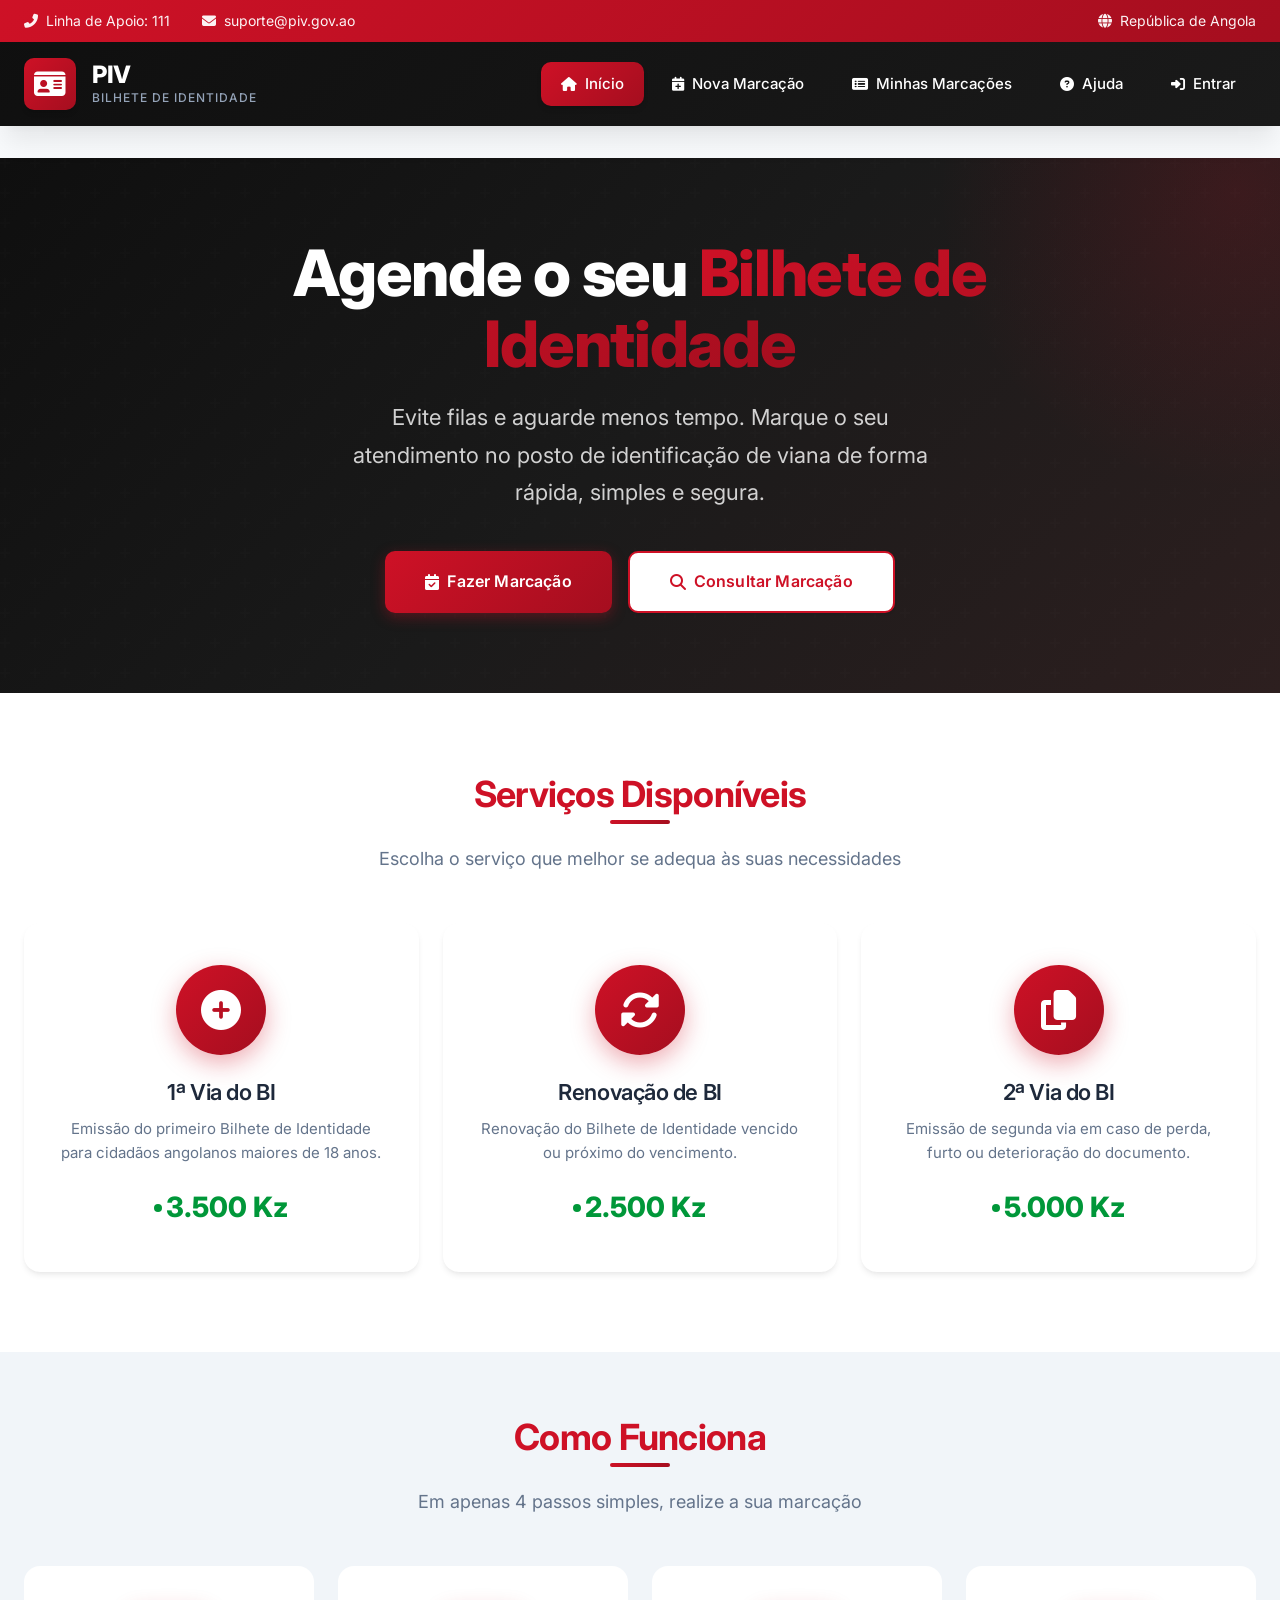
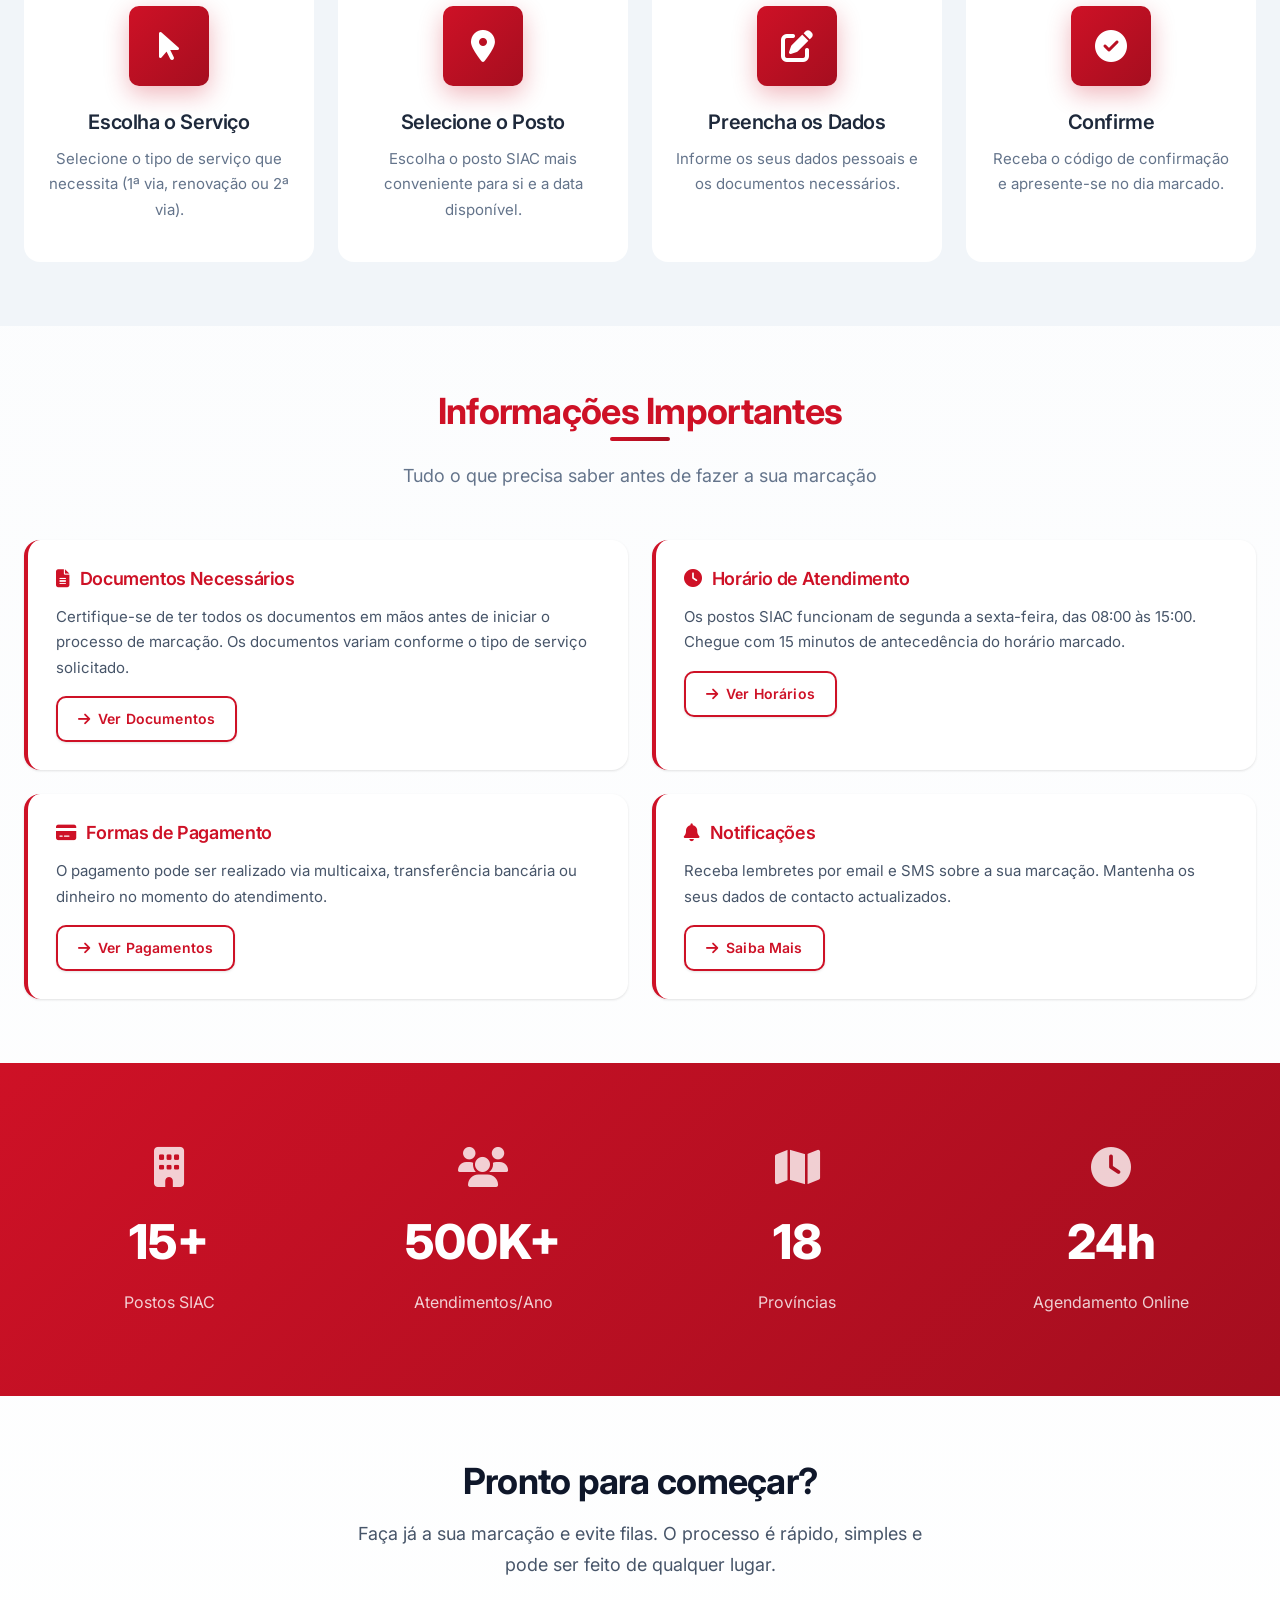
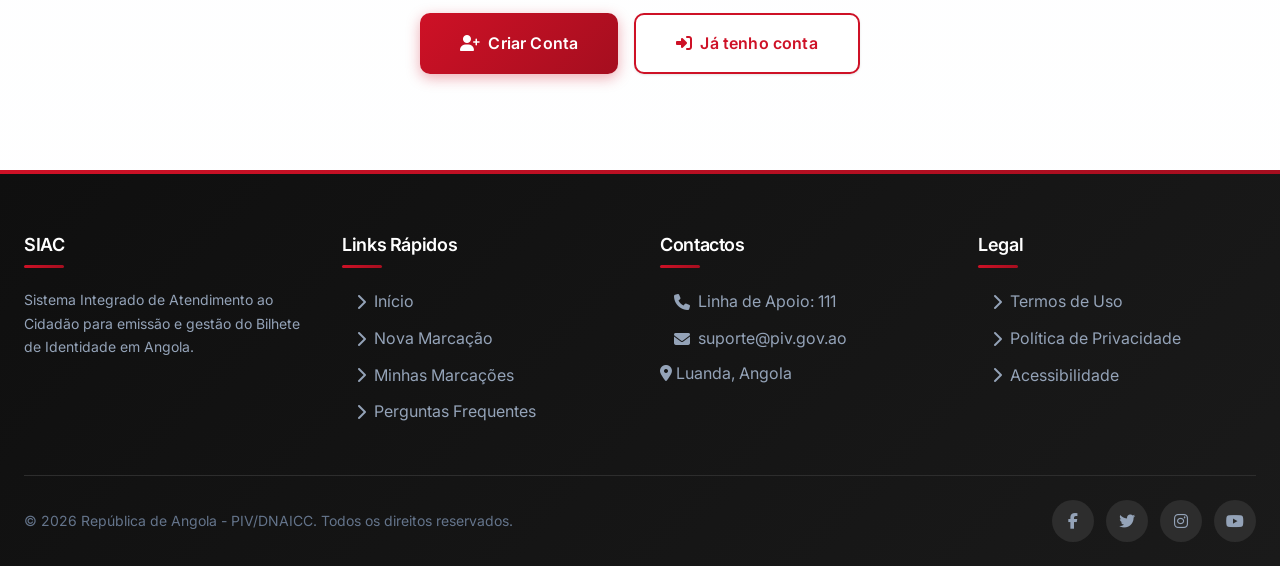
<file: index.html>
<!DOCTYPE html>
<html lang="pt-AO">
<head>
    <meta charset="UTF-8">
    <meta name="viewport" content="width=device-width, initial-scale=1.0">
    <meta name="description" content="Sistema de Agendamento do Bilhete de Identidade - República de Angola. Marque o seu atendimento de forma rápida e simples nos postos SIAC.">
    <meta name="keywords" content="Bilhete de Identidade, Angola, SIAC, DNAICC, Agendamento, BI">
    <meta name="author" content="República de Angola - SIAC">
    <meta name="theme-color" content="#CE1126">
    <title>PIV - Sistema de Agendamento do Bilhete de Identidade | Angola</title>
    <link rel="stylesheet" href="https://cdnjs.cloudflare.com/ajax/libs/font-awesome/6.4.0/css/all.min.css">
    <link rel="stylesheet" href="style.css">
    <link rel="icon" href="data:image/svg+xml,<svg xmlns='http://www.w3.org/2000/svg' viewBox='0 0 100 100'><text y='.9em' font-size='90'>🇦🇴</text></svg>">
</head>
<body>
    <!-- Header -->
    <header class="header">
        <div class="header-top">
            <div class="container header-top-content">
                <div class="header-top-left">
                    <span class="header-top-item">
                        <i class="fas fa-phone-alt"></i> Linha de Apoio: 111
                    </span>
                    <span class="header-top-item">
                        <i class="fas fa-envelope"></i> suporte@piv.gov.ao
                    </span>
                </div>
                <div class="header-top-right">
                    <span class="header-top-item">
                        <i class="fas fa-globe"></i> República de Angola
                    </span>
                </div>
            </div>
        </div>
        <div class="header-main">
            <div class="container header-content">
                <a href="index.html" class="logo">
                    <div class="logo-icon">
                        <i class="fas fa-id-card"></i>
                    </div>
                    <div class="logo-text">
                        <span class="logo-title">PIV</span>
                        <span class="logo-subtitle">Bilhete de Identidade</span>
                    </div>
                </a>
                <button class="menu-toggle" aria-label="Abrir menu" aria-expanded="false">
                    <i class="fas fa-bars"></i>
                </button>
                <nav class="nav">
                    <a href="index.html" class="nav-link active">
                        <i class="fas fa-home"></i> Início
                    </a>
                    <a href="marcacao.html" class="nav-link">
                        <i class="fas fa-calendar-plus"></i> Nova Marcação
                    </a>
                    <a href="minhas-marcacoes.html" class="nav-link">
                        <i class="fas fa-list-alt"></i> Minhas Marcações
                    </a>
                    <a href="faq.html" class="nav-link">
                        <i class="fas fa-question-circle"></i> Ajuda
                    </a>
                    <a href="login.html" class="nav-link">
                        <i class="fas fa-sign-in-alt"></i> Entrar
                    </a>
                </nav>
            </div>
        </div>
    </header>

    <!-- Main Content -->
    <main>
        <!-- Hero Section -->
        <section class="hero">
            <div class="container hero-content">
                <h1>Agende o seu <span>Bilhete de Identidade</span></h1>
                <p>Evite filas e aguarde menos tempo. Marque o seu atendimento no posto de identificação de viana de forma rápida, simples e segura.</p>
                <div class="hero-actions">
                    <a href="marcacao.html" class="btn btn-primary btn-lg">
                        <i class="fas fa-calendar-check"></i> Fazer Marcação
                    </a>
                    <a href="minhas-marcacoes.html" class="btn btn-secondary btn-lg">
                        <i class="fas fa-search"></i> Consultar Marcação
                    </a>
                </div>
            </div>
        </section>

        <!-- Services Section -->
        <section class="section features">
            <div class="container">
                <div class="section-header">
                    <h2>Serviços Disponíveis</h2>
                    <p>Escolha o serviço que melhor se adequa às suas necessidades</p>
                </div>
                <div class="grid grid-3">
                    <div class="service-card" onclick="window.location.href='marcacao.html?servico=primeira-via'">
                        <div class="service-icon">
                            <i class="fas fa-plus-circle"></i>
                        </div>
                        <h3>1ª Via do BI</h3>
                        <p>Emissão do primeiro Bilhete de Identidade para cidadãos angolanos maiores de 18 anos.</p>
                        <div class="service-price">3.500 Kz</div>
                    </div>
                    <div class="service-card" onclick="window.location.href='marcacao.html?servico=renovacao'">
                        <div class="service-icon">
                            <i class="fas fa-sync-alt"></i>
                        </div>
                        <h3>Renovação de BI</h3>
                        <p>Renovação do Bilhete de Identidade vencido ou próximo do vencimento.</p>
                        <div class="service-price">2.500 Kz</div>
                    </div>
                    <div class="service-card" onclick="window.location.href='marcacao.html?servico=segunda-via'">
                        <div class="service-icon">
                            <i class="fas fa-copy"></i>
                        </div>
                        <h3>2ª Via do BI</h3>
                        <p>Emissão de segunda via em caso de perda, furto ou deterioração do documento.</p>
                        <div class="service-price">5.000 Kz</div>
                    </div>
                </div>
            </div>
        </section>

        <!-- How It Works Section -->
        <section class="section" style="background-color: var(--gray-100);">
            <div class="container">
                <div class="section-header">
                    <h2>Como Funciona</h2>
                    <p>Em apenas 4 passos simples, realize a sua marcação</p>
                </div>
                <div class="grid grid-4">
                    <div class="feature-card">
                        <div class="feature-icon">
                            <i class="fas fa-mouse-pointer"></i>
                        </div>
                        <h3>Escolha o Serviço</h3>
                        <p>Selecione o tipo de serviço que necessita (1ª via, renovação ou 2ª via).</p>
                    </div>
                    <div class="feature-card">
                        <div class="feature-icon">
                            <i class="fas fa-map-marker-alt"></i>
                        </div>
                        <h3>Selecione o Posto</h3>
                        <p>Escolha o posto SIAC mais conveniente para si e a data disponível.</p>
                    </div>
                    <div class="feature-card">
                        <div class="feature-icon">
                            <i class="fas fa-edit"></i>
                        </div>
                        <h3>Preencha os Dados</h3>
                        <p>Informe os seus dados pessoais e os documentos necessários.</p>
                    </div>
                    <div class="feature-card">
                        <div class="feature-icon">
                            <i class="fas fa-check-circle"></i>
                        </div>
                        <h3>Confirme</h3>
                        <p>Receba o código de confirmação e apresente-se no dia marcado.</p>
                    </div>
                </div>
            </div>
        </section>

        <!-- Info Section -->
        <section class="section">
            <div class="container">
                <div class="section-header">
                    <h2>Informações Importantes</h2>
                    <p>Tudo o que precisa saber antes de fazer a sua marcação</p>
                </div>
                <div class="grid grid-2">
                    <div class="info-card">
                        <h4><i class="fas fa-file-alt"></i> Documentos Necessários</h4>
                        <p>Certifique-se de ter todos os documentos em mãos antes de iniciar o processo de marcação. Os documentos variam conforme o tipo de serviço solicitado.</p>
                        <a href="faq.html#documentos" class="btn btn-sm btn-secondary mt-2">
                            <i class="fas fa-arrow-right"></i> Ver Documentos
                        </a>
                    </div>
                    <div class="info-card">
                        <h4><i class="fas fa-clock"></i> Horário de Atendimento</h4>
                        <p>Os postos SIAC funcionam de segunda a sexta-feira, das 08:00 às 15:00. Chegue com 15 minutos de antecedência do horário marcado.</p>
                        <a href="faq.html#horarios" class="btn btn-sm btn-secondary mt-2">
                            <i class="fas fa-arrow-right"></i> Ver Horários
                        </a>
                    </div>
                    <div class="info-card">
                        <h4><i class="fas fa-credit-card"></i> Formas de Pagamento</h4>
                        <p>O pagamento pode ser realizado via multicaixa, transferência bancária ou dinheiro no momento do atendimento.</p>
                        <a href="faq.html#pagamento" class="btn btn-sm btn-secondary mt-2">
                            <i class="fas fa-arrow-right"></i> Ver Pagamentos
                        </a>
                    </div>
                    <div class="info-card">
                        <h4><i class="fas fa-bell"></i> Notificações</h4>
                        <p>Receba lembretes por email e SMS sobre a sua marcação. Mantenha os seus dados de contacto actualizados.</p>
                        <a href="faq.html#notificacoes" class="btn btn-sm btn-secondary mt-2">
                            <i class="fas fa-arrow-right"></i> Saiba Mais
                        </a>
                    </div>
                </div>
            </div>
        </section>

        <!-- Stats Section -->
        <section class="section" style="background: linear-gradient(135deg, var(--angola-red) 0%, var(--angola-red-dark) 100%); color: white;">
            <div class="container">
                <div class="grid grid-4" style="text-align: center;">
                    <div class="stat-item" style="animation: fadeInUp 0.6s ease-out;">
                        <div style="font-size: 3rem; font-weight: 800; margin-bottom: 0.5rem;">
                            <i class="fas fa-building" style="font-size: 2.5rem; opacity: 0.8;"></i><br>15+
                        </div>
                        <p style="color: rgba(255,255,255,0.8); font-size: 1rem;">Postos SIAC</p>
                    </div>
                    <div class="stat-item" style="animation: fadeInUp 0.6s ease-out 0.1s both;">
                        <div style="font-size: 3rem; font-weight: 800; margin-bottom: 0.5rem;">
                            <i class="fas fa-users" style="font-size: 2.5rem; opacity: 0.8;"></i><br>500K+
                        </div>
                        <p style="color: rgba(255,255,255,0.8); font-size: 1rem;">Atendimentos/Ano</p>
                    </div>
                    <div class="stat-item" style="animation: fadeInUp 0.6s ease-out 0.2s both;">
                        <div style="font-size: 3rem; font-weight: 800; margin-bottom: 0.5rem;">
                            <i class="fas fa-map" style="font-size: 2.5rem; opacity: 0.8;"></i><br>18
                        </div>
                        <p style="color: rgba(255,255,255,0.8); font-size: 1rem;">Províncias</p>
                    </div>
                    <div class="stat-item" style="animation: fadeInUp 0.6s ease-out 0.3s both;">
                        <div style="font-size: 3rem; font-weight: 800; margin-bottom: 0.5rem;">
                            <i class="fas fa-clock" style="font-size: 2.5rem; opacity: 0.8;"></i><br>24h
                        </div>
                        <p style="color: rgba(255,255,255,0.8); font-size: 1rem;">Agendamento Online</p>
                    </div>
                </div>
            </div>
        </section>

        <!-- CTA Section -->
        <section class="section">
            <div class="container" style="text-align: center;">
                <h2>Pronto para começar?</h2>
                <p style="max-width: 600px; margin: 0 auto 2rem; font-size: 1.125rem;">Faça já a sua marcação e evite filas. O processo é rápido, simples e pode ser feito de qualquer lugar.</p>
                <div style="display: flex; gap: 1rem; justify-content: center; flex-wrap: wrap;">
                    <a href="registro.html" class="btn btn-primary btn-lg">
                        <i class="fas fa-user-plus"></i> Criar Conta
                    </a>
                    <a href="login.html" class="btn btn-secondary btn-lg">
                        <i class="fas fa-sign-in-alt"></i> Já tenho conta
                    </a>
                </div>
            </div>
        </section>
    </main>

    <!-- Footer -->
    <footer class="footer">
        <div class="container">
            <div class="footer-content">
                <div class="footer-section">
                    <h4>SIAC</h4>
                    <p style="color: var(--gray-400); font-size: 0.875rem; line-height: 1.7;">Sistema Integrado de Atendimento ao Cidadão para emissão e gestão do Bilhete de Identidade em Angola.</p>
                </div>
                <div class="footer-section">
                    <h4>Links Rápidos</h4>
                    <ul>
                        <li><a href="index.html"><i class="fas fa-chevron-right"></i> Início</a></li>
                        <li><a href="marcacao.html"><i class="fas fa-chevron-right"></i> Nova Marcação</a></li>
                        <li><a href="minhas-marcacoes.html"><i class="fas fa-chevron-right"></i> Minhas Marcações</a></li>
                        <li><a href="faq.html"><i class="fas fa-chevron-right"></i> Perguntas Frequentes</a></li>
                    </ul>
                </div>
                <div class="footer-section">
                    <h4>Contactos</h4>
                    <ul>
                        <li><a href="tel:111"><i class="fas fa-phone"></i> Linha de Apoio: 111</a></li>
                        <li><a href="mailto:suporte@siac.gov.ao"><i class="fas fa-envelope"></i> suporte@piv.gov.ao</a></li>
                        <li><span style="color: var(--gray-400);"><i class="fas fa-map-marker-alt"></i> Luanda, Angola</span></li>
                    </ul>
                </div>
                <div class="footer-section">
                    <h4>Legal</h4>
                    <ul>
                        <li><a href="#"><i class="fas fa-chevron-right"></i> Termos de Uso</a></li>
                        <li><a href="#"><i class="fas fa-chevron-right"></i> Política de Privacidade</a></li>
                        <li><a href="#"><i class="fas fa-chevron-right"></i> Acessibilidade</a></li>
                    </ul>
                </div>
            </div>
            <div class="footer-bottom">
                <p>© 2026 República de Angola - PIV/DNAICC. Todos os direitos reservados.</p>
                <div class="footer-social">
                    <a href="#" aria-label="Facebook"><i class="fab fa-facebook-f"></i></a>
                    <a href="#" aria-label="Twitter"><i class="fab fa-twitter"></i></a>
                    <a href="#" aria-label="Instagram"><i class="fab fa-instagram"></i></a>
                    <a href="#" aria-label="YouTube"><i class="fab fa-youtube"></i></a>
                </div>
            </div>
        </div>
    </footer>

    <script src="script.js"></script>
</body>
</html>
</file>
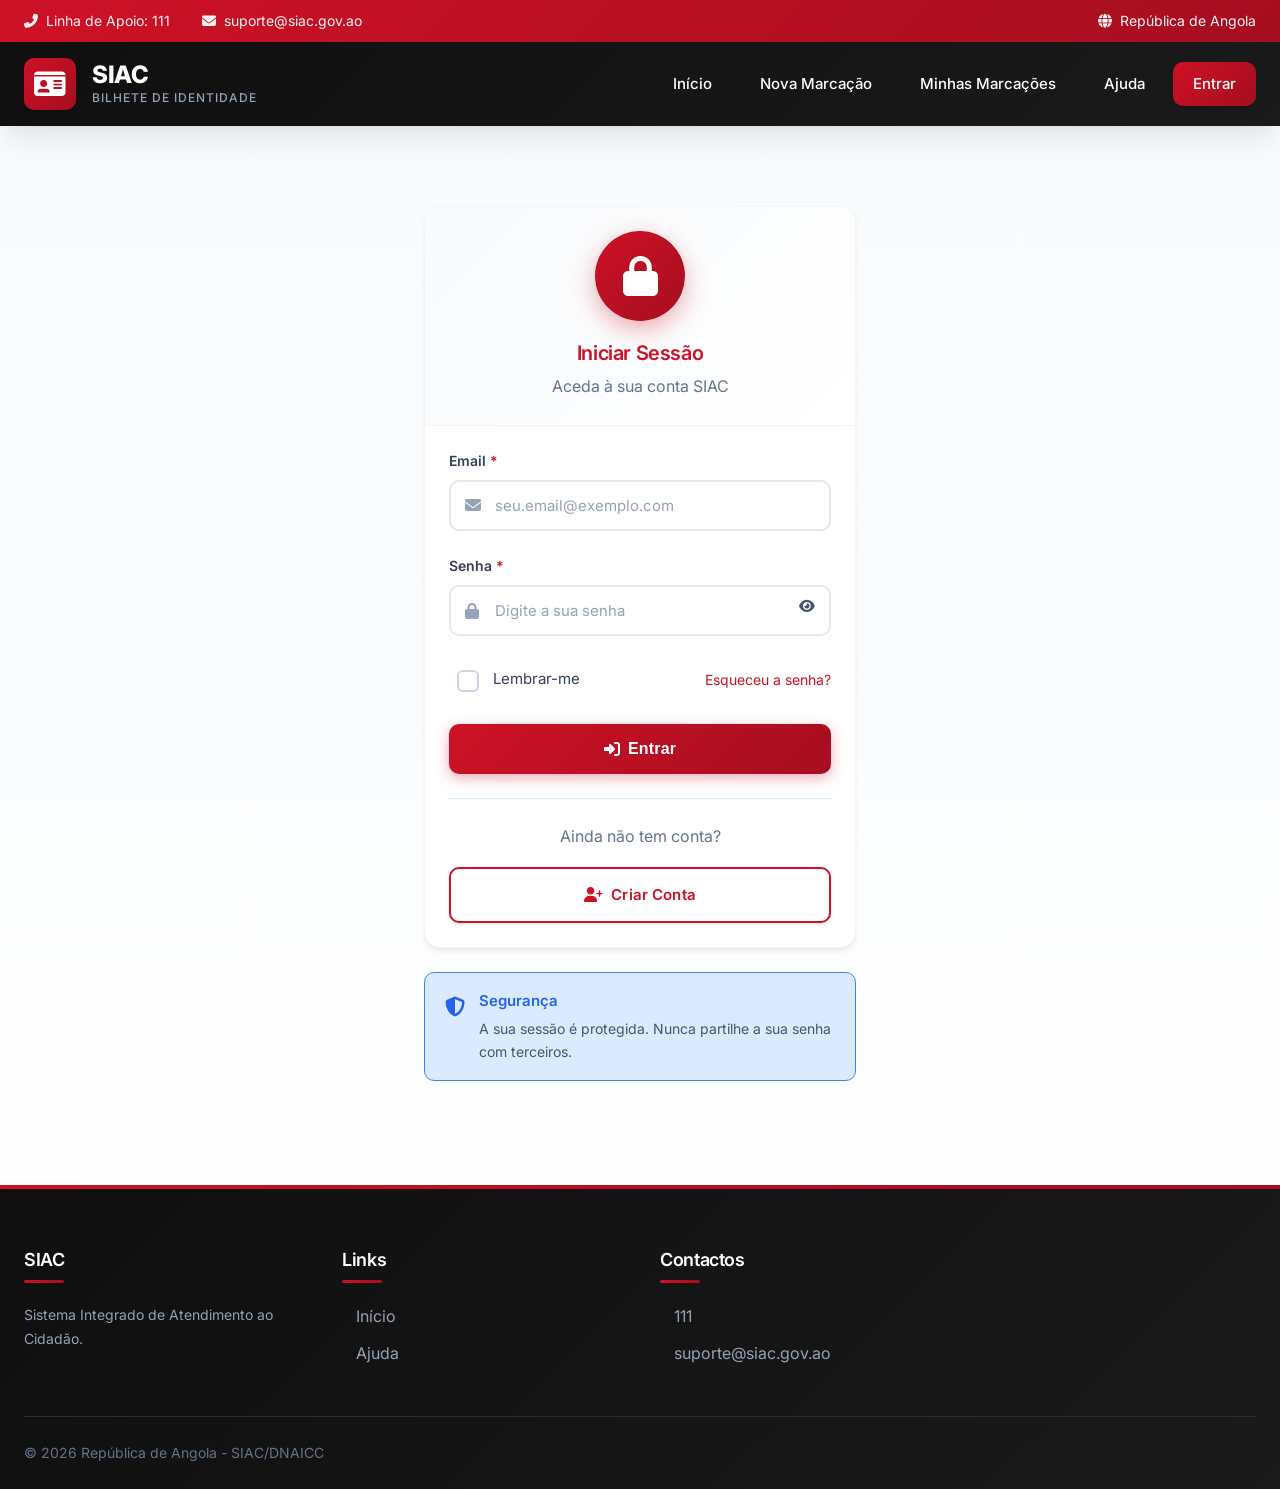
<file: admin-dashboard.html>
<!DOCTYPE html>
<html lang="pt-AO">
<head>
    <meta charset="UTF-8">
    <meta name="viewport" content="width=device-width, initial-scale=1.0">
    <meta name="description" content="Painel Administrativo - Sistema de Agendamento do Bilhete de Identidade.">
    <title>Painel Administrativo - PIV Bilhete de Identidade | Angola</title>
    <link rel="stylesheet" href="style.css">
    <link rel="icon" href="data:image/svg+xml,<svg xmlns='http://www.w3.org/2000/svg' viewBox='0 0 100 100'><text y='.9em' font-size='90'>🇦🇴</text></svg>">
</head>
<body>
    <!-- Admin Layout -->
    <div class="admin-layout">
        <!-- Sidebar -->
        <aside class="admin-sidebar">
            <div class="admin-sidebar-header">
                <a href="index.html" class="logo">
                    <div class="logo-icon">🇦🇴</div>
                    <div class="logo-text">
                        <span class="logo-title">PIV</span>
                        <span class="logo-subtitle">Admin</span>
                    </div>
                </a>
            </div>
            <nav class="admin-sidebar-nav">
                <a href="#dashboard" class="admin-nav-item active" onclick="showSection('dashboard')">
                    <span>📊</span> Dashboard
                </a>
                <a href="#marcacoes" class="admin-nav-item" onclick="showSection('marcacoes')">
                    <span>📋</span> Marcações
                </a>
                <a href="#postos" class="admin-nav-item" onclick="showSection('postos')">
                    <span>🏢</span> Postos
                </a>
                <a href="#relatorios" class="admin-nav-item" onclick="showSection('relatorios')">
                    <span>📈</span> Relatórios
                </a>
                <a href="#usuarios" class="admin-nav-item" onclick="showSection('usuarios')">
                    <span>👥</span> Utilizadores
                </a>
                <a href="#configuracoes" class="admin-nav-item" onclick="showSection('configuracoes')">
                    <span>⚙️</span> Configurações
                </a>
                <hr style="border: none; border-top: 1px solid var(--gray-700); margin: 1rem;">
                <a href="index.html" class="admin-nav-item">
                    <span>🏠</span> Site Público
                </a>
                <a href="#" class="admin-nav-item" onclick="SIAC.auth.logout()">
                    <span>🚪</span> Sair
                </a>
            </nav>
        </aside>

        <!-- Main Content -->
        <main class="admin-main">
            <!-- Header -->
            <header class="admin-header">
                <div class="admin-header-left">
                    <h2 style="margin: 0;">Dashboard</h2>
                </div>
                <div class="admin-header-right">
                    <span style="color: var(--gray-500);">📅 <span id="dataAtual"></span></span>
                    <div class="admin-user">
                        <div class="admin-user-avatar">A</div>
                        <div>
                            <div style="font-weight: 600;">Administrador</div>
                            <div style="font-size: 0.875rem; color: var(--gray-500);">SIAC</div>
                        </div>
                    </div>
                </div>
            </header>

            <!-- Content -->
            <div class="admin-content">
                <!-- Dashboard Section -->
                <div id="section-dashboard" class="admin-section">
                    <!-- Stats Cards -->
                    <div class="stats-grid">
                        <div class="stat-card">
                            <div class="stat-icon primary">
                                📋
                            </div>
                            <div class="stat-content">
                                <h3 id="statTotalMarcacoes">0</h3>
                                <p>Total de Marcações</p>
                            </div>
                        </div>
                        <div class="stat-card">
                            <div class="stat-icon success">
                                ✅
                            </div>
                            <div class="stat-content">
                                <h3 id="statConcluidas">0</h3>
                                <p>Concluídas</p>
                            </div>
                        </div>
                        <div class="stat-card">
                            <div class="stat-icon warning">
                                ⏳
                            </div>
                            <div class="stat-content">
                                <h3 id="statPendentes">0</h3>
                                <p>Pendentes</p>
                            </div>
                        </div>
                        <div class="stat-card">
                            <div class="stat-icon danger">
                                🏢
                            </div>
                            <div class="stat-content">
                                <h3 id="statPostosAtivos">0</h3>
                                <p>Postos Activos</p>
                            </div>
                        </div>
                    </div>

                    <!-- Gráficos e Tabelas -->
                    <div class="grid grid-2" style="margin-top: 2rem;">
                        <!-- Ocupação de Hoje -->
                        <div class="card">
                            <div class="card-header">
                                <h3 style="margin: 0;">📊 Ocupação de Hoje</h3>
                            </div>
                            <div class="card-body">
                                <div id="ocupacaoHoje">
                                    <!-- Dados serão carregados dinamicamente -->
                                </div>
                            </div>
                        </div>

                        <!-- Marcações Recentes -->
                        <div class="card">
                            <div class="card-header">
                                <h3 style="margin: 0;">📋 Marcações Recentes</h3>
                            </div>
                            <div class="card-body" style="padding: 0;">
                                <div class="table-container">
                                    <table class="table">
                                        <thead>
                                            <tr>
                                                <th>Código</th>
                                                <th>Serviço</th>
                                                <th>Data</th>
                                                <th>Status</th>
                                            </tr>
                                        </thead>
                                        <tbody id="tabelaRecentes">
                                            <!-- Dados serão carregados dinamicamente -->
                                        </tbody>
                                    </table>
                                </div>
                            </div>
                        </div>
                    </div>
                </div>

                <!-- Marcações Section -->
                <div id="section-marcacoes" class="admin-section hidden">
                    <div style="display: flex; justify-content: space-between; align-items: center; margin-bottom: 1.5rem;">
                        <h3 style="margin: 0;">Gestão de Marcações</h3>
                        <div style="display: flex; gap: 0.5rem;">
                            <input type="text" id="buscaMarcacao" class="form-input" placeholder="Buscar por código..." style="width: 250px;" onkeyup="buscarMarcacoes()">
                            <select id="filtroStatusAdmin" class="form-select" onchange="filtrarMarcacoesAdmin()">
                                <option value="">Todos os Status</option>
                                <option value="pendente">Pendente</option>
                                <option value="confirmada">Confirmada</option>
                                <option value="concluida">Concluída</option>
                                <option value="cancelada">Cancelada</option>
                            </select>
                        </div>
                    </div>

                    <div class="card">
                        <div class="card-body" style="padding: 0;">
                            <div class="table-container">
                                <table class="table">
                                    <thead>
                                        <tr>
                                            <th>Código</th>
                                            <th>Nome</th>
                                            <th>Serviço</th>
                                            <th>Posto</th>
                                            <th>Data</th>
                                            <th>Horário</th>
                                            <th>Status</th>
                                            <th>Acções</th>
                                        </tr>
                                    </thead>
                                    <tbody id="tabelaMarcacoes">
                                        <!-- Dados serão carregados dinamicamente -->
                                    </tbody>
                                </table>
                            </div>
                        </div>
                    </div>
                </div>

                <!-- Postos Section -->
                <div id="section-postos" class="admin-section hidden">
                    <div style="display: flex; justify-content: space-between; align-items: center; margin-bottom: 1.5rem;">
                        <h3 style="margin: 0;">Gestão de Postos</h3>
                        <button type="button" class="btn btn-primary" onclick="abrirModalPosto()">
                            <span>+</span> Novo Posto
                        </button>
                    </div>

                    <div class="card">
                        <div class="card-body" style="padding: 0;">
                            <div class="table-container">
                                <table class="table">
                                    <thead>
                                        <tr>
                                            <th>Nome</th>
                                            <th>Endereço</th>
                                            <th>Telefone</th>
                                            <th>Status</th>
                                            <th>Acções</th>
                                        </tr>
                                    </thead>
                                    <tbody id="tabelaPostos">
                                        <!-- Dados serão carregados dinamicamente -->
                                    </tbody>
                                </table>
                            </div>
                        </div>
                    </div>
                </div>

                <!-- Relatórios Section -->
                <div id="section-relatorios" class="admin-section hidden">
                    <h3 style="margin-bottom: 1.5rem;">Relatórios</h3>

                    <div class="grid grid-2" style="margin-bottom: 2rem;">
                        <div class="card">
                            <div class="card-header">
                                <h4 style="margin: 0;">📊 Estatísticas Gerais</h4>
                            </div>
                            <div class="card-body">
                                <div id="estatisticasGerais">
                                    <!-- Dados serão carregados dinamicamente -->
                                </div>
                            </div>
                        </div>

                        <div class="card">
                            <div class="card-header">
                                <h4 style="margin: 0;">📈 Marcações por Período</h4>
                            </div>
                            <div class="card-body">
                                <div id="marcacoesPorPeriodo">
                                    <!-- Dados serão carregados dinamicamente -->
                                </div>
                            </div>
                        </div>
                    </div>

                    <div class="card">
                        <div class="card-header">
                            <h4 style="margin: 0;">🏢 Ocupação por Posto</h4>
                        </div>
                        <div class="card-body">
                            <div id="ocupacaoPorPosto">
                                <!-- Dados serão carregados dinamicamente -->
                            </div>
                        </div>
                    </div>
                </div>

                <!-- Usuários Section -->
                <div id="section-usuarios" class="admin-section hidden">
                    <div style="display: flex; justify-content: space-between; align-items: center; margin-bottom: 1.5rem;">
                        <h3 style="margin: 0;">Gestão de Utilizadores</h3>
                        <input type="text" id="buscaUsuario" class="form-input" placeholder="Buscar por nome ou email..." style="width: 300px;" onkeyup="buscarUsuarios()">
                    </div>

                    <div class="card">
                        <div class="card-body" style="padding: 0;">
                            <div class="table-container">
                                <table class="table">
                                    <thead>
                                        <tr>
                                            <th>Nome</th>
                                            <th>Email</th>
                                            <th>Telefone</th>
                                            <th>Província</th>
                                            <th>Registo</th>
                                            <th>Status</th>
                                            <th>Acções</th>
                                        </tr>
                                    </thead>
                                    <tbody id="tabelaUsuarios">
                                        <!-- Dados serão carregados dinamicamente -->
                                    </tbody>
                                </table>
                            </div>
                        </div>
                    </div>
                </div>

                <!-- Configurações Section -->
                <div id="section-configuracoes" class="admin-section hidden">
                    <h3 style="margin-bottom: 1.5rem;">Configurações do Sistema</h3>

                    <div class="grid grid-2">
                        <div class="card">
                            <div class="card-header">
                                <h4 style="margin: 0;">⚙️ Configurações Gerais</h4>
                            </div>
                            <div class="card-body">
                                <form id="configForm">
                                    <div class="form-group">
                                        <label class="form-label">Nome do Sistema</label>
                                        <input type="text" class="form-input" value="SIAC - Bilhete de Identidade" disabled>
                                    </div>
                                    <div class="form-group">
                                        <label class="form-label">Versão</label>
                                        <input type="text" class="form-input" value="1.0.0" disabled>
                                    </div>
                                    <div class="form-group">
                                        <label class="form-label">Email de Suporte</label>
                                        <input type="email" class="form-input" value="suporte@siac.gov.ao">
                                    </div>
                                    <div class="form-group">
                                        <label class="form-label">Telefone de Suporte</label>
                                        <input type="tel" class="form-input" value="111">
                                    </div>
                                    <button type="button" class="btn btn-primary" onclick="SIAC.notifications.success('Configurações salvas com sucesso!')">
                                        Salvar Alterações
                                    </button>
                                </form>
                            </div>
                        </div>

                        <div class="card">
                            <div class="card-header">
                                <h4 style="margin: 0;">🔔 Notificações</h4>
                            </div>
                            <div class="card-body">
                                <form id="notifForm">
                                    <div class="form-group">
                                        <label class="form-check">
                                            <input type="checkbox" class="form-check-input" checked>
                                            <span class="form-check-label">Enviar lembretes por email</span>
                                        </label>
                                    </div>
                                    <div class="form-group">
                                        <label class="form-check">
                                            <input type="checkbox" class="form-check-input" checked>
                                            <span class="form-check-label">Enviar lembretes por SMS</span>
                                        </label>
                                    </div>
                                    <div class="form-group">
                                        <label class="form-label">Antecedência do lembrete (horas)</label>
                                        <input type="number" class="form-input" value="24" min="1" max="72">
                                    </div>
                                    <button type="button" class="btn btn-primary" onclick="SIAC.notifications.success('Configurações de notificações salvas!')">
                                        Salvar Configurações
                                    </button>
                                </form>
                            </div>
                        </div>
                    </div>
                </div>
            </div>
        </main>
    </div>

    <!-- Modal de Posto -->
    <div class="modal-overlay" id="modalPosto">
        <div class="modal">
            <div class="modal-header">
                <h3 id="tituloModalPosto">Novo Posto</h3>
                <button class="modal-close">&times;</button>
            </div>
            <div class="modal-body">
                <form id="postoForm">
                    <input type="hidden" id="postoIdEdit">
                    <div class="form-group">
                        <label class="form-label required">Nome do Posto</label>
                        <input type="text" id="postoNome" class="form-input" placeholder="Ex: SIAC Luanda - Cazenga" required>
                    </div>
                    <div class="form-group">
                        <label class="form-label required">Endereço</label>
                        <textarea id="postoEndereco" class="form-textarea" placeholder="Endereço completo" required></textarea>
                    </div>
                    <div class="form-group">
                        <label class="form-label required">Telefone</label>
                        <input type="tel" id="postoTelefone" class="form-input" placeholder="+244 900 000 000" required>
                    </div>
                </form>
            </div>
            <div class="modal-footer">
                <button type="button" class="btn btn-outline" onclick="SIAC.modals.close('modalPosto')">Cancelar</button>
                <button type="button" class="btn btn-primary" onclick="salvarPosto()">Salvar</button>
            </div>
        </div>
    </div>

    <!-- Modal de Vagas -->
    <div class="modal-overlay" id="modalVagas">
        <div class="modal">
            <div class="modal-header">
                <h3>Gerenciar Vagas</h3>
                <button class="modal-close">&times;</button>
            </div>
            <div class="modal-body">
                <input type="hidden" id="vagasPostoId">
                <div class="form-group">
                    <label class="form-label">Data</label>
                    <input type="date" id="vagasData" class="form-input">
                </div>
                <div class="form-group">
                    <label class="form-label">Número de Vagas</label>
                    <input type="number" id="vagasQuantidade" class="form-input" min="0" max="100">
                </div>
            </div>
            <div class="modal-footer">
                <button type="button" class="btn btn-outline" onclick="SIAC.modals.close('modalVagas')">Cancelar</button>
                <button type="button" class="btn btn-primary" onclick="salvarVagas()">Salvar Vagas</button>
            </div>
        </div>
    </div>

    <script src="script.js"></script>
    <script>
        // Verificar se é admin
        document.addEventListener('DOMContentLoaded', () => {
            const user = SIAC.session.getUser();
            if (!user || user.role !== 'admin') {
                // Criar usuário admin padrão se não existir
                const users = SIAC.storage.get('users') || [];
                if (!users.find(u => u.role === 'admin')) {
                    users.push({
                        id: 1,
                        nome: 'Administrador',
                        email: 'admin@siac.gov.ao',
                        password: 'admin123',
                        role: 'admin',
                        ativo: true
                    });
                    SIAC.storage.set('users', users);
                }
                
                // Se não estiver logado como admin, redirecionar
                if (!user) {
                    window.location.href = 'login.html';
                    return;
                }
            }

            // Atualizar data
            document.getElementById('dataAtual').textContent = new Date().toLocaleDateString('pt-AO');

            // Carregar dados
            carregarDashboard();
            carregarMarcacoes();
            carregarPostos();
            carregarRelatorios();
            carregarUsuarios();
        });

        function showSection(section) {
            // Esconder todas as secções
            document.querySelectorAll('.admin-section').forEach(s => s.classList.add('hidden'));
            
            // Mostrar secção seleccionada
            document.getElementById(`section-${section}`).classList.remove('hidden');
            
            // Atualizar menu
            document.querySelectorAll('.admin-nav-item').forEach(item => item.classList.remove('active'));
            event.target.closest('.admin-nav-item').classList.add('active');
            
            // Atualizar título
            document.querySelector('.admin-header h2').textContent = 
                section.charAt(0).toUpperCase() + section.slice(1);
        }

        function carregarDashboard() {
            const stats = SIAC.relatorios.getEstatisticas();
            
            document.getElementById('statTotalMarcacoes').textContent = stats.totalMarcacoes;
            document.getElementById('statConcluidas').textContent = stats.concluidas;
            document.getElementById('statPendentes').textContent = stats.pendentes;
            document.getElementById('statPostosAtivos').textContent = stats.postosAtivos;

            // Ocupação de hoje
            const ocupacao = SIAC.relatorios.getOcupacaoPorPosto();
            const ocupacaoHtml = ocupacao.map(o => `
                <div style="margin-bottom: 1rem;">
                    <div style="display: flex; justify-content: space-between; margin-bottom: 0.25rem;">
                        <span style="font-size: 0.875rem;">${o.posto}</span>
                        <span style="font-size: 0.875rem; font-weight: 600;">${o.ocupadas}/${o.vagasTotais}</span>
                    </div>
                    <div style="background: var(--gray-200); height: 8px; border-radius: 4px; overflow: hidden;">
                        <div style="background: ${o.taxaOcupacao > 80 ? 'var(--error)' : o.taxaOcupacao > 50 ? 'var(--warning)' : 'var(--success)'}; height: 100%; width: ${o.taxaOcupacao}%; transition: width 0.3s;"></div>
                    </div>
                </div>
            `).join('');
            document.getElementById('ocupacaoHoje').innerHTML = ocupacaoHtml || '<p style="color: var(--gray-500);">Sem dados disponíveis</p>';

            // Marcações recentes
            const recentes = SIAC.marcacoes.getAll().slice(0, 5);
            const recentesHtml = recentes.map(m => {
                const statusClass = {
                    'pendente': 'badge-warning',
                    'confirmada': 'badge-info',
                    'concluida': 'badge-success',
                    'cancelada': 'badge-error'
                }[m.status] || 'badge-warning';
                
                return `
                    <tr>
                        <td><code>${m.codigo}</code></td>
                        <td>${m.servico === 'primeira-via' ? '1ª Via' : m.servico === 'renovacao' ? 'Renovação' : '2ª Via'}</td>
                        <td>${SIAC.utils.formatDate(m.data)}</td>
                        <td><span class="badge ${statusClass}">${m.status}</span></td>
                    </tr>
                `;
            }).join('');
            document.getElementById('tabelaRecentes').innerHTML = recentesHtml || '<tr><td colspan="4" style="text-align: center;">Nenhuma marcação</td></tr>';
        }

        function carregarMarcacoes() {
            const marcacoes = SIAC.marcacoes.getAll();
            const postos = SIAC.storage.getPostos();
            
            const html = marcacoes.map(m => {
                const posto = postos.find(p => p.id === parseInt(m.postoId));
                const statusClass = {
                    'pendente': 'badge-warning',
                    'confirmada': 'badge-info',
                    'concluida': 'badge-success',
                    'cancelada': 'badge-error'
                }[m.status] || 'badge-warning';
                
                return `
                    <tr>
                        <td><code>${m.codigo}</code></td>
                        <td>${m.nome}</td>
                        <td>${m.servico === 'primeira-via' ? '1ª Via' : m.servico === 'renovacao' ? 'Renovação' : '2ª Via'}</td>
                        <td>${posto?.nome || 'N/A'}</td>
                        <td>${SIAC.utils.formatDate(m.data)}</td>
                        <td>${m.horario}</td>
                        <td><span class="badge ${statusClass}">${m.status}</span></td>
                        <td>
                            <select class="form-select" style="width: auto; padding: 0.25rem 0.5rem; font-size: 0.875rem;" onchange="alterarStatus(${m.id}, this.value)">
                                <option value="">Alterar...</option>
                                <option value="pendente">Pendente</option>
                                <option value="confirmada">Confirmada</option>
                                <option value="concluida">Concluída</option>
                                <option value="cancelada">Cancelada</option>
                            </select>
                        </td>
                    </tr>
                `;
            }).join('');
            
            document.getElementById('tabelaMarcacoes').innerHTML = html || '<tr><td colspan="8" style="text-align: center;">Nenhuma marcação encontrada</td></tr>';
        }

        function carregarPostos() {
            const postos = SIAC.storage.getPostos();
            
            const html = postos.map(p => `
                <tr>
                    <td><strong>${p.nome}</strong></td>
                    <td>${p.endereco}</td>
                    <td>${p.telefone}</td>
                    <td><span class="badge ${p.ativo ? 'badge-success' : 'badge-error'}">${p.ativo ? 'Activo' : 'Inactivo'}</span></td>
                    <td>
                        <button type="button" class="btn btn-sm btn-outline" onclick="editarPosto(${p.id})">✏️</button>
                        <button type="button" class="btn btn-sm btn-outline" onclick="gerenciarVagas(${p.id})">📅</button>
                        <button type="button" class="btn btn-sm ${p.ativo ? 'btn-danger' : 'btn-success'}" onclick="togglePosto(${p.id})">${p.ativo ? '🚫' : '✓'}</button>
                    </td>
                </tr>
            `).join('');
            
            document.getElementById('tabelaPostos').innerHTML = html;
        }

        function carregarRelatorios() {
            const stats = SIAC.relatorios.getEstatisticas();
            
            document.getElementById('estatisticasGerais').innerHTML = `
                <div style="display: grid; gap: 1rem;">
                    <div style="display: flex; justify-content: space-between; padding: 0.75rem; background: var(--gray-50); border-radius: var(--border-radius);">
                        <span>Total de Marcações:</span>
                        <strong>${stats.totalMarcacoes}</strong>
                    </div>
                    <div style="display: flex; justify-content: space-between; padding: 0.75rem; background: var(--gray-50); border-radius: var(--border-radius);">
                        <span>Marcações Hoje:</span>
                        <strong>${stats.marcacoesHoje}</strong>
                    </div>
                    <div style="display: flex; justify-content: space-between; padding: 0.75rem; background: var(--gray-50); border-radius: var(--border-radius);">
                        <span>Total de Utilizadores:</span>
                        <strong>${stats.totalUsuarios}</strong>
                    </div>
                    <div style="display: flex; justify-content: space-between; padding: 0.75rem; background: var(--gray-50); border-radius: var(--border-radius);">
                        <span>Total de Postos:</span>
                        <strong>${stats.totalPostos}</strong>
                    </div>
                </div>
            `;

            // Ocupação por posto
            const ocupacao = SIAC.relatorios.getOcupacaoPorPosto();
            document.getElementById('ocupacaoPorPosto').innerHTML = `
                <div class="table-container">
                    <table class="table">
                        <thead>
                            <tr>
                                <th>Posto</th>
                                <th>Vagas Totais</th>
                                <th>Ocupadas</th>
                                <th>Disponíveis</th>
                                <th>Taxa</th>
                            </tr>
                        </thead>
                        <tbody>
                            ${ocupacao.map(o => `
                                <tr>
                                    <td>${o.posto}</td>
                                    <td>${o.vagasTotais}</td>
                                    <td>${o.ocupadas}</td>
                                    <td>${o.disponiveis}</td>
                                    <td>
                                        <div style="display: flex; align-items: center; gap: 0.5rem;">
                                            <div style="background: var(--gray-200); height: 8px; width: 60px; border-radius: 4px; overflow: hidden;">
                                                <div style="background: ${o.taxaOcupacao > 80 ? 'var(--error)' : o.taxaOcupacao > 50 ? 'var(--warning)' : 'var(--success)'}; height: 100%; width: ${o.taxaOcupacao}%;"></div>
                                            </div>
                                            <span style="font-size: 0.875rem;">${o.taxaOcupacao}%</span>
                                        </div>
                                    </td>
                                </tr>
                            `).join('')}
                        </tbody>
                    </table>
                </div>
            `;
        }

        function carregarUsuarios() {
            const users = SIAC.storage.get('users') || [];
            
            const html = users.map(u => `
                <tr>
                    <td>${u.nome}</td>
                    <td>${u.email}</td>
                    <td>${u.telefone || 'N/A'}</td>
                    <td>${u.provincia || 'N/A'}</td>
                    <td>${SIAC.utils.formatDate(u.createdAt)}</td>
                    <td><span class="badge ${u.ativo ? 'badge-success' : 'badge-error'}">${u.ativo ? 'Activo' : 'Inactivo'}</span></td>
                    <td>
                        <button type="button" class="btn btn-sm ${u.ativo ? 'btn-danger' : 'btn-success'}" onclick="toggleUsuario(${u.id})">${u.ativo ? '🚫' : '✓'}</button>
                    </td>
                </tr>
            `).join('');
            
            document.getElementById('tabelaUsuarios').innerHTML = html || '<tr><td colspan="7" style="text-align: center;">Nenhum utilizador encontrado</td></tr>';
        }

        function alterarStatus(id, status) {
            if (!status) return;
            
            const result = SIAC.marcacoes.updateStatus(id, status);
            if (result.success) {
                SIAC.notifications.success(result.message);
                carregarMarcacoes();
                carregarDashboard();
            } else {
                SIAC.notifications.error(result.message);
            }
        }

        function abrirModalPosto() {
            document.getElementById('postoIdEdit').value = '';
            document.getElementById('postoNome').value = '';
            document.getElementById('postoEndereco').value = '';
            document.getElementById('postoTelefone').value = '';
            document.getElementById('tituloModalPosto').textContent = 'Novo Posto';
            SIAC.modals.open('modalPosto');
        }

        function editarPosto(id) {
            const postos = SIAC.storage.getPostos();
            const posto = postos.find(p => p.id === id);
            if (!posto) return;
            
            document.getElementById('postoIdEdit').value = id;
            document.getElementById('postoNome').value = posto.nome;
            document.getElementById('postoEndereco').value = posto.endereco;
            document.getElementById('postoTelefone').value = posto.telefone;
            document.getElementById('tituloModalPosto').textContent = 'Editar Posto';
            SIAC.modals.open('modalPosto');
        }

        function salvarPosto() {
            const id = document.getElementById('postoIdEdit').value;
            const nome = document.getElementById('postoNome').value.trim();
            const endereco = document.getElementById('postoEndereco').value.trim();
            const telefone = document.getElementById('postoTelefone').value.trim();
            
            if (!nome || !endereco || !telefone) {
                SIAC.notifications.error('Por favor, preencha todos os campos');
                return;
            }
            
            const data = { nome, endereco, telefone };
            
            let result;
            if (id) {
                result = SIAC.postosManager.update(id, data);
            } else {
                result = SIAC.postosManager.create(data);
            }
            
            if (result.success) {
                SIAC.notifications.success(result.message);
                SIAC.modals.close('modalPosto');
                carregarPostos();
                carregarDashboard();
            } else {
                SIAC.notifications.error(result.message);
            }
        }

        function togglePosto(id) {
            const result = SIAC.postosManager.toggleStatus(id);
            if (result.success) {
                SIAC.notifications.success(result.message);
                carregarPostos();
                carregarDashboard();
            } else {
                SIAC.notifications.error(result.message);
            }
        }

        function gerenciarVagas(id) {
            document.getElementById('vagasPostoId').value = id;
            document.getElementById('vagasData').value = '';
            document.getElementById('vagasQuantidade').value = '';
            SIAC.modals.open('modalVagas');
        }

        function salvarVagas() {
            const postoId = document.getElementById('vagasPostoId').value;
            const data = document.getElementById('vagasData').value;
            const vagas = document.getElementById('vagasQuantidade').value;
            
            if (!data || vagas === '') {
                SIAC.notifications.error('Por favor, preencha a data e quantidade de vagas');
                return;
            }
            
            const result = SIAC.postosManager.updateVagas(postoId, data, vagas);
            if (result.success) {
                SIAC.notifications.success(result.message);
                SIAC.modals.close('modalVagas');
                carregarDashboard();
            } else {
                SIAC.notifications.error(result.message);
            }
        }

        function toggleUsuario(id) {
            const users = SIAC.storage.get('users') || [];
            const index = users.findIndex(u => u.id === id);
            if (index === -1) return;
            
            users[index].ativo = !users[index].ativo;
            SIAC.storage.set('users', users);
            
            SIAC.notifications.success(`Utilizador ${users[index].ativo ? 'activado' : 'desactivado'} com sucesso!`);
            carregarUsuarios();
        }

        function buscarMarcacoes() {
            const termo = document.getElementById('buscaMarcacao').value.toLowerCase();
            const rows = document.querySelectorAll('#tabelaMarcacoes tr');
            
            rows.forEach(row => {
                const codigo = row.cells[0]?.textContent.toLowerCase() || '';
                const nome = row.cells[1]?.textContent.toLowerCase() || '';
                
                if (codigo.includes(termo) || nome.includes(termo)) {
                    row.style.display = '';
                } else {
                    row.style.display = 'none';
                }
            });
        }

        function filtrarMarcacoesAdmin() {
            const status = document.getElementById('filtroStatusAdmin').value;
            const rows = document.querySelectorAll('#tabelaMarcacoes tr');
            
            rows.forEach(row => {
                const rowStatus = row.cells[6]?.textContent.toLowerCase() || '';
                
                if (!status || rowStatus === status) {
                    row.style.display = '';
                } else {
                    row.style.display = 'none';
                }
            });
        }

        function buscarUsuarios() {
            const termo = document.getElementById('buscaUsuario').value.toLowerCase();
            const rows = document.querySelectorAll('#tabelaUsuarios tr');
            
            rows.forEach(row => {
                const nome = row.cells[0]?.textContent.toLowerCase() || '';
                const email = row.cells[1]?.textContent.toLowerCase() || '';
                
                if (nome.includes(termo) || email.includes(termo)) {
                    row.style.display = '';
                } else {
                    row.style.display = 'none';
                }
            });
        }
    </script>
</body>
</html>
</file>
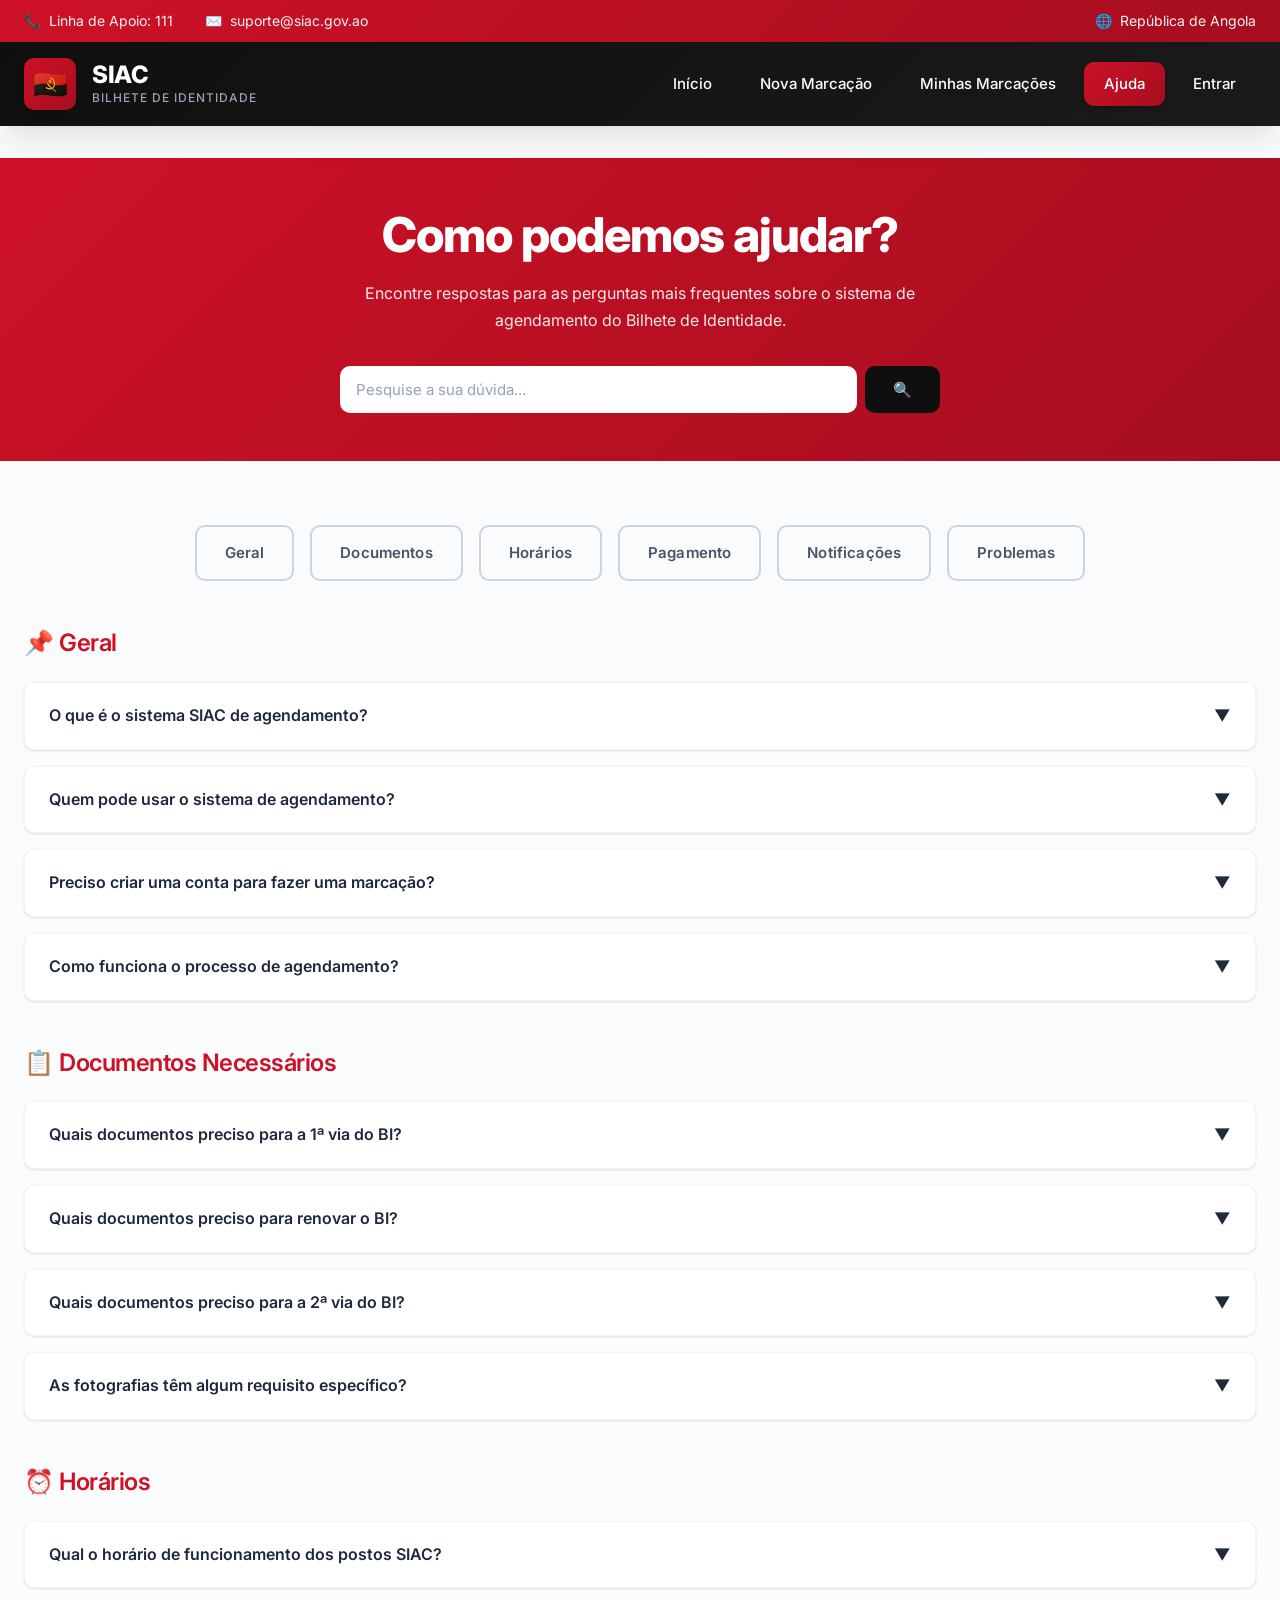
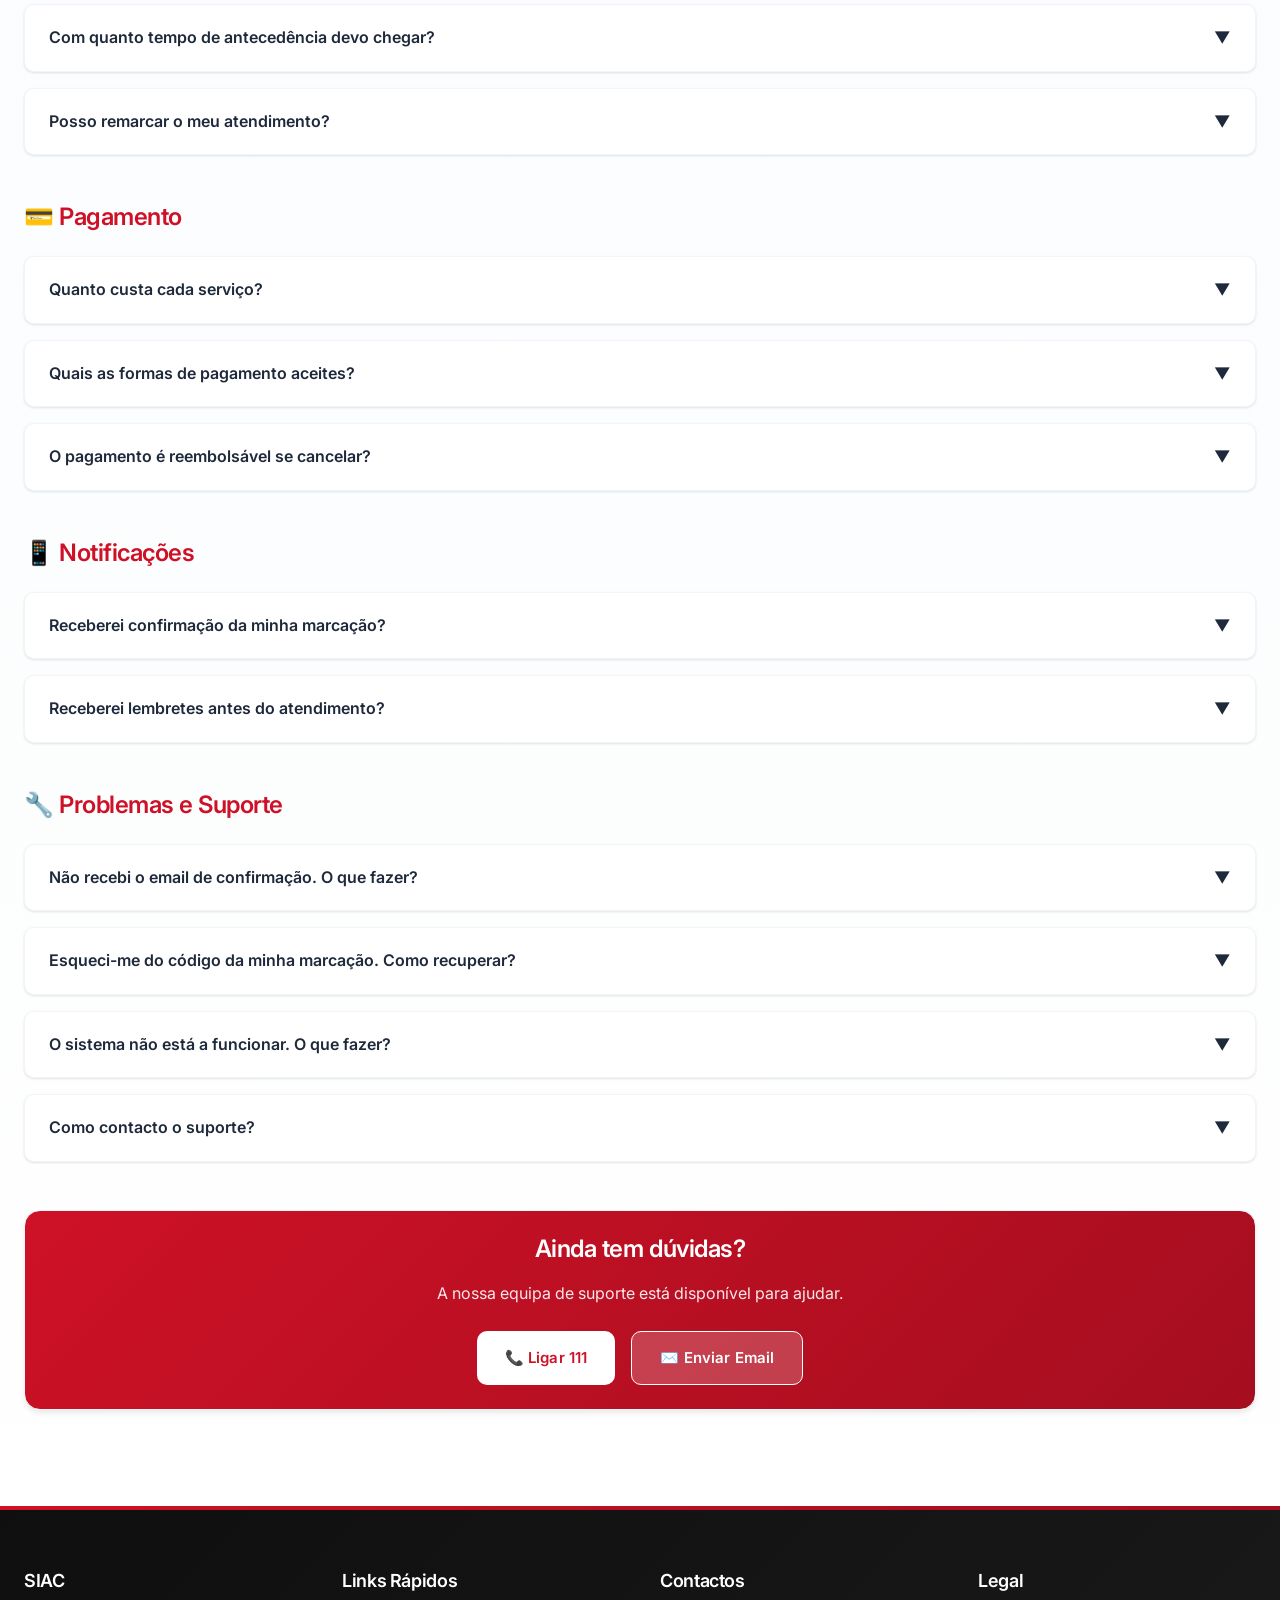
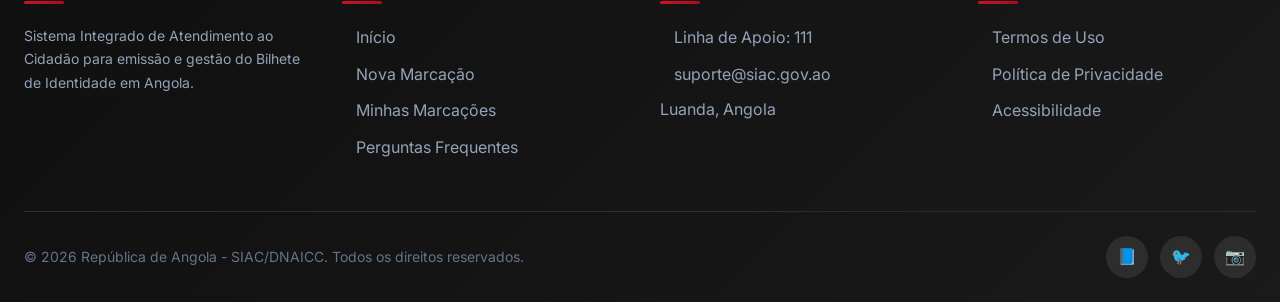
<file: faq.html>
<!DOCTYPE html>
<html lang="pt-AO">
<head>
    <meta charset="UTF-8">
    <meta name="viewport" content="width=device-width, initial-scale=1.0">
    <meta name="description" content="Perguntas Frequentes - Sistema de Agendamento do Bilhete de Identidade.">
    <title>Perguntas Frequentes - SIAC Bilhete de Identidade | Angola</title>
    <link rel="stylesheet" href="style.css">
    <link rel="icon" href="data:image/svg+xml,<svg xmlns='http://www.w3.org/2000/svg' viewBox='0 0 100 100'><text y='.9em' font-size='90'>🇦🇴</text></svg>">
</head>
<body>
    <!-- Header -->
    <header class="header">
        <div class="header-top">
            <div class="container header-top-content">
                <div class="header-top-left">
                    <span class="header-top-item">
                        <span>📞</span> Linha de Apoio: 111
                    </span>
                    <span class="header-top-item">
                        <span>✉️</span> suporte@siac.gov.ao
                    </span>
                </div>
                <div class="header-top-right">
                    <span class="header-top-item">
                        <span>🌐</span> República de Angola
                    </span>
                </div>
            </div>
        </div>
        <div class="header-main">
            <div class="container header-content">
                <a href="index.html" class="logo">
                    <div class="logo-icon">🇦🇴</div>
                    <div class="logo-text">
                        <span class="logo-title">SIAC</span>
                        <span class="logo-subtitle">Bilhete de Identidade</span>
                    </div>
                </a>
                <button class="menu-toggle" aria-label="Abrir menu" aria-expanded="false">
                    ☰
                </button>
                <nav class="nav">
                    <a href="index.html" class="nav-link">Início</a>
                    <a href="marcacao.html" class="nav-link">Nova Marcação</a>
                    <a href="minhas-marcacoes.html" class="nav-link">Minhas Marcações</a>
                    <a href="faq.html" class="nav-link active">Ajuda</a>
                    <a href="login.html" class="nav-link">Entrar</a>
                </nav>
            </div>
        </div>
    </header>

    <!-- Main Content -->
    <main>
        <!-- Hero Section -->
        <section style="background: linear-gradient(135deg, var(--angola-red) 0%, var(--angola-red-dark) 100%); color: white; padding: 3rem 0;">
            <div class="container" style="text-align: center;">
                <h1 style="color: white; margin-bottom: 1rem;">Como podemos ajudar?</h1>
                <p style="color: rgba(255,255,255,0.9); max-width: 600px; margin: 0 auto;">Encontre respostas para as perguntas mais frequentes sobre o sistema de agendamento do Bilhete de Identidade.</p>
                
                <!-- Busca -->
                <div style="max-width: 600px; margin: 2rem auto 0;">
                    <div class="input-group">
                        <input 
                            type="text" 
                            id="buscaFaq" 
                            class="form-input" 
                            placeholder="Pesquise a sua dúvida..."
                            style="background: white; border: none;"
                            onkeyup="buscarFaq()"
                        >
                        <button type="button" class="btn" style="background: var(--angola-black); color: white;">
                            🔍
                        </button>
                    </div>
                </div>
            </div>
        </section>

        <!-- FAQ Content -->
        <section class="section">
            <div class="container">
                <!-- Categorias -->
                <div style="display: flex; gap: 1rem; justify-content: center; flex-wrap: wrap; margin-bottom: 3rem;">
                    <a href="#geral" class="btn btn-outline">Geral</a>
                    <a href="#documentos" class="btn btn-outline">Documentos</a>
                    <a href="#horarios" class="btn btn-outline">Horários</a>
                    <a href="#pagamento" class="btn btn-outline">Pagamento</a>
                    <a href="#notificacoes" class="btn btn-outline">Notificações</a>
                    <a href="#problemas" class="btn btn-outline">Problemas</a>
                </div>

                <!-- Geral -->
                <div id="geral" class="faq-section" style="margin-bottom: 3rem;">
                    <h3 style="color: var(--angola-red); margin-bottom: 1.5rem;">📌 Geral</h3>
                    
                    <div class="faq-item">
                        <div class="faq-question">
                            <span>O que é o sistema SIAC de agendamento?</span>
                            <span>▼</span>
                        </div>
                        <div class="faq-answer">
                            <p>O Sistema Integrado de Atendimento ao Cidadão (SIAC) é uma plataforma digital desenvolvida pelo Governo de Angola para facilitar o agendamento de serviços relacionados ao Bilhete de Identidade. Permite aos cidadãos marcarem atendimentos nos postos SIAC de forma rápida e conveniente, evitando filas e tempo de espera.</p>
                        </div>
                    </div>

                    <div class="faq-item">
                        <div class="faq-question">
                            <span>Quem pode usar o sistema de agendamento?</span>
                            <span>▼</span>
                        </div>
                        <div class="faq-answer">
                            <p>Qualquer cidadão angolano maior de 18 anos pode utilizar o sistema para:</p>
                            <ul style="margin-top: 0.5rem; padding-left: 1.5rem;">
                                <li>Solicitar a 1ª via do Bilhete de Identidade</li>
                                <li>Renovar o BI vencido</li>
                                <li>Solicitar 2ª via em caso de perda, furto ou deterioração</li>
                            </ul>
                        </div>
                    </div>

                    <div class="faq-item">
                        <div class="faq-question">
                            <span>Preciso criar uma conta para fazer uma marcação?</span>
                            <span>▼</span>
                        </div>
                        <div class="faq-answer">
                            <p>Sim, é necessário criar uma conta para realizar marcações. O registo é gratuito e permite:</p>
                            <ul style="margin-top: 0.5rem; padding-left: 1.5rem;">
                                <li>Gerenciar todas as suas marcações</li>
                                <li>Receber notificações e lembretes</li>
                                <li>Cancelar ou remarcar atendimentos</li>
                                <li>Consultar o histórico de serviços</li>
                            </ul>
                        </div>
                    </div>

                    <div class="faq-item">
                        <div class="faq-question">
                            <span>Como funciona o processo de agendamento?</span>
                            <span>▼</span>
                        </div>
                        <div class="faq-answer">
                            <p>O processo de agendamento é simples e rápido:</p>
                            <ol style="margin-top: 0.5rem; padding-left: 1.5rem;">
                                <li>Crie uma conta ou faça login</li>
                                <li>Escolha o tipo de serviço (1ª via, renovação ou 2ª via)</li>
                                <li>Seleccione o posto SIAC mais conveniente</li>
                                <li>Escolha a data e horário disponíveis</li>
                                <li>Preencha os dados pessoais</li>
                                <li>Confirme a marcação e guarde o código</li>
                            </ol>
                        </div>
                    </div>
                </div>

                <!-- Documentos -->
                <div id="documentos" class="faq-section" style="margin-bottom: 3rem;">
                    <h3 style="color: var(--angola-red); margin-bottom: 1.5rem;">📋 Documentos Necessários</h3>
                    
                    <div class="faq-item">
                        <div class="faq-question">
                            <span>Quais documentos preciso para a 1ª via do BI?</span>
                            <span>▼</span>
                        </div>
                        <div class="faq-answer">
                            <p>Para solicitar a 1ª via do Bilhete de Identidade, necessita de:</p>
                            <ul style="margin-top: 0.5rem; padding-left: 1.5rem;">
                                <li><strong>Certidão de nascimento</strong> original ou cópia autenticada</li>
                                <li><strong>Fotografia tipo passe</strong> recente (fundo branco)</li>
                                <li><strong>Comprovativo de residência</strong> (factura de água, luz ou telefone)</li>
                                <li><strong>NIF</strong> (Número de Identificação Fiscal)</li>
                            </ul>
                        </div>
                    </div>

                    <div class="faq-item">
                        <div class="faq-question">
                            <span>Quais documentos preciso para renovar o BI?</span>
                            <span>▼</span>
                        </div>
                        <div class="faq-answer">
                            <p>Para renovar o Bilhete de Identidade, necessita de:</p>
                            <ul style="margin-top: 0.5rem; padding-left: 1.5rem;">
                                <li><strong>BI anterior</strong> (mesmo que vencido)</li>
                                <li><strong>Fotografia tipo passe</strong> recente (fundo branco)</li>
                                <li><strong>Comprovativo de residência atualizado</strong></li>
                            </ul>
                        </div>
                    </div>

                    <div class="faq-item">
                        <div class="faq-question">
                            <span>Quais documentos preciso para a 2ª via do BI?</span>
                            <span>▼</span>
                        </div>
                        <div class="faq-answer">
                            <p>Para solicitar a 2ª via do Bilhete de Identidade, necessita de:</p>
                            <ul style="margin-top: 0.5rem; padding-left: 1.5rem;">
                                <li><strong>Declaração de perda/furto</strong> da polícia (no caso de perda ou furto)</li>
                                <li><strong>Fotografia tipo passe</strong> recente (fundo branco)</li>
                                <li><strong>Comprovativo de residência</strong></li>
                                <li><strong>Cópia do BI</strong> (se disponível)</li>
                            </ul>
                        </div>
                    </div>

                    <div class="faq-item">
                        <div class="faq-question">
                            <span>As fotografias têm algum requisito específico?</span>
                            <span>▼</span>
                        </div>
                        <div class="faq-answer">
                            <p>Sim, as fotografias devem cumprir os seguintes requisitos:</p>
                            <ul style="margin-top: 0.5rem; padding-left: 1.5rem;">
                                <li>Tamanho 3x4 cm (tipo passe)</li>
                                <li>Fundo branco e liso</li>
                                <li>Rosto descoberto (sem óculos de sol, chapéu ou lenços)</li>
                                <li>Expressão neutra</li>
                                <li>Foto recente (menos de 6 meses)</li>
                                <li>Boa qualidade de imagem</li>
                            </ul>
                        </div>
                    </div>
                </div>

                <!-- Horários -->
                <div id="horarios" class="faq-section" style="margin-bottom: 3rem;">
                    <h3 style="color: var(--angola-red); margin-bottom: 1.5rem;">⏰ Horários</h3>
                    
                    <div class="faq-item">
                        <div class="faq-question">
                            <span>Qual o horário de funcionamento dos postos SIAC?</span>
                            <span>▼</span>
                        </div>
                        <div class="faq-answer">
                            <p>Os postos SIAC funcionam de:</p>
                            <ul style="margin-top: 0.5rem; padding-left: 1.5rem;">
                                <li><strong>Segunda a Sexta-feira:</strong> 08:00 - 15:00</li>
                                <li><strong>Sábados, Domingos e Feriados:</strong> Encerrado</li>
                            </ul>
                            <p style="margin-top: 0.5rem;">Recomendamos que chegue com <strong>15 minutos de antecedência</strong> do horário marcado.</p>
                        </div>
                    </div>

                    <div class="faq-item">
                        <div class="faq-question">
                            <span>Com quanto tempo de antecedência devo chegar?</span>
                            <span>▼</span>
                        </div>
                        <div class="faq-answer">
                            <p>Deve chegar ao posto SIAC com <strong>15 minutos de antecedência</strong> do horário marcado. Esta antecedência permite:</p>
                            <ul style="margin-top: 0.5rem; padding-left: 1.5rem;">
                                <li>Confirmar a sua presença no sistema</li>
                                <li>Verificar a documentação</li>
                                <li>Ser atendido no horário previsto</li>
                            </ul>
                            <p style="margin-top: 0.5rem;"><strong>Nota:</strong> Se chegar com mais de 15 minutos de atraso, a marcação poderá ser cancelada.</p>
                        </div>
                    </div>

                    <div class="faq-item">
                        <div class="faq-question">
                            <span>Posso remarcar o meu atendimento?</span>
                            <span>▼</span>
                        </div>
                        <div class="faq-answer">
                            <p>Sim, pode remarcar o seu atendimento seguindo estas condições:</p>
                            <ul style="margin-top: 0.5rem; padding-left: 1.5rem;">
                                <li>A remarcação deve ser feita com pelo menos <strong>24 horas de antecedência</strong></li>
                                <li>Apenas marcações com status "Pendente" ou "Confirmada" podem ser remarcadas</li>
                                <li>Pode remarcar diretamente no sistema, na secção "Minhas Marcações"</li>
                                <li>A nova data estará sujeita à disponibilidade de vagas</li>
                            </ul>
                        </div>
                    </div>
                </div>

                <!-- Pagamento -->
                <div id="pagamento" class="faq-section" style="margin-bottom: 3rem;">
                    <h3 style="color: var(--angola-red); margin-bottom: 1.5rem;">💳 Pagamento</h3>
                    
                    <div class="faq-item">
                        <div class="faq-question">
                            <span>Quanto custa cada serviço?</span>
                            <span>▼</span>
                        </div>
                        <div class="faq-answer">
                            <p>Os valores dos serviços são os seguintes:</p>
                            <ul style="margin-top: 0.5rem; padding-left: 1.5rem;">
                                <li><strong>1ª Via do BI:</strong> 3.500 Kz</li>
                                <li><strong>Renovação de BI:</strong> 2.500 Kz</li>
                                <li><strong>2ª Via do BI:</strong> 5.000 Kz</li>
                            </ul>
                            <p style="margin-top: 0.5rem;">Estes valores estão sujeitos a alterações por deliberação governamental.</p>
                        </div>
                    </div>

                    <div class="faq-item">
                        <div class="faq-question">
                            <span>Quais as formas de pagamento aceites?</span>
                            <span>▼</span>
                        </div>
                        <div class="faq-answer">
                            <p>O pagamento pode ser realizado das seguintes formas:</p>
                            <ul style="margin-top: 0.5rem; padding-left: 1.5rem;">
                                <li><strong>Dinheiro</strong> (no local do atendimento)</li>
                                <li><strong>Multicaixa</strong> (débito directo)</li>
                                <li><strong>Transferência bancária</strong> (com comprovativo)</li>
                                <li><strong>Referência de pagamento</strong> (gerada no sistema)</li>
                            </ul>
                            <p style="margin-top: 0.5rem;">O pagamento é feito <strong>no momento do atendimento</strong>, não sendo necessário pagar no acto da marcação.</p>
                        </div>
                    </div>

                    <div class="faq-item">
                        <div class="faq-question">
                            <span>O pagamento é reembolsável se cancelar?</span>
                            <span>▼</span>
                        </div>
                        <div class="faq-answer">
                            <p>Como o pagamento é feito apenas no momento do atendimento, não há valores a reembolsar em caso de cancelamento da marcação. No entanto, se já tiver efectuado algum pagamento antecipado, deverá:</p>
                            <ul style="margin-top: 0.5rem; padding-left: 1.5rem;">
                                <li>Contactar o posto SIAC onde fez o pagamento</li>
                                <li>Apresentar o comprovativo de pagamento</li>
                                <li>Solicitar o reembolso segundo as normas em vigor</li>
                            </ul>
                        </div>
                    </div>
                </div>

                <!-- Notificações -->
                <div id="notificacoes" class="faq-section" style="margin-bottom: 3rem;">
                    <h3 style="color: var(--angola-red); margin-bottom: 1.5rem;">📱 Notificações</h3>
                    
                    <div class="faq-item">
                        <div class="faq-question">
                            <span>Receberei confirmação da minha marcação?</span>
                            <span>▼</span>
                        </div>
                        <div class="faq-answer">
                            <p>Sim, após confirmar a sua marcação, receberá:</p>
                            <ul style="margin-top: 0.5rem; padding-left: 1.5rem;">
                                <li><strong>Email de confirmação</strong> com todos os detalhes da marcação</li>
                                <li><strong>SMS de confirmação</strong> (se optou por notificações)</li>
                                <li><strong>Código único</strong> de confirmação para consulta</li>
                            </ul>
                            <p style="margin-top: 0.5rem;">Verifique também a pasta de <strong>Spam/Lixo</strong> do seu email se não receber a confirmação.</p>
                        </div>
                    </div>

                    <div class="faq-item">
                        <div class="faq-question">
                            <span>Receberei lembretes antes do atendimento?</span>
                            <span>▼</span>
                        </div>
                        <div class="faq-answer">
                            <p>Sim, o sistema envia lembretes automáticos:</p>
                            <ul style="margin-top: 0.5rem; padding-left: 1.5rem;">
                                <li><strong>24 horas antes</strong> do atendimento (email e SMS)</li>
                                <li><strong>2 horas antes</strong> do atendimento (SMS)</li>
                            </ul>
                            <p style="margin-top: 0.5rem;">Para receber os lembretes, certifique-se de que:</p>
                            <ul style="margin-top: 0.5rem; padding-left: 1.5rem;">
                                <li>O seu email e telefone estão correctos no sistema</li>
                                <li>Optou por receber notificações no registo</li>
                                <li>O seu telefone está ligado e com rede</li>
                            </ul>
                        </div>
                    </div>
                </div>

                <!-- Problemas -->
                <div id="problemas" class="faq-section" style="margin-bottom: 3rem;">
                    <h3 style="color: var(--angola-red); margin-bottom: 1.5rem;">🔧 Problemas e Suporte</h3>
                    
                    <div class="faq-item">
                        <div class="faq-question">
                            <span>Não recebi o email de confirmação. O que fazer?</span>
                            <span>▼</span>
                        </div>
                        <div class="faq-answer">
                            <p>Se não recebeu o email de confirmação:</p>
                            <ol style="margin-top: 0.5rem; padding-left: 1.5rem;">
                                <li>Verifique a pasta de <strong>Spam/Lixo Eletrónico</strong></li>
                                <li>Verifique se o email está correcto no seu perfil</li>
                                <li>Consulte a sua marcação em "Minhas Marcações"</li>
                                <li>Se o problema persistir, contacte o suporte:</li>
                            </ol>
                            <p style="margin-top: 0.5rem;">
                                📞 Linha de Apoio: <strong>111</strong><br>
                                ✉️ Email: <strong>suporte@siac.gov.ao</strong>
                            </p>
                        </div>
                    </div>

                    <div class="faq-item">
                        <div class="faq-question">
                            <span>Esqueci-me do código da minha marcação. Como recuperar?</span>
                            <span>▼</span>
                        </div>
                        <div class="faq-answer">
                            <p>Para recuperar o código da sua marcação:</p>
                            <ol style="margin-top: 0.5rem; padding-left: 1.5rem;">
                                <li>Faça login na sua conta</li>
                                <li>Aceda a "Minhas Marcações"</li>
                                <li>O código será exibido em cada marcação</li>
                            </ol>
                            <p style="margin-top: 0.5rem;">Alternativamente, pode consultar o email de confirmação enviado no momento da marcação.</p>
                        </div>
                    </div>

                    <div class="faq-item">
                        <div class="faq-question">
                            <span>O sistema não está a funcionar. O que fazer?</span>
                            <span>▼</span>
                        </div>
                        <div class="faq-answer">
                            <p>Se estiver a ter problemas técnicos com o sistema:</p>
                            <ol style="margin-top: 0.5rem; padding-left: 1.5rem;">
                                <li>Actualize a página (F5 ou Ctrl+R)</li>
                                <li>Limpe o cache do navegador</li>
                                <li>Tente aceder noutro navegador (Chrome, Firefox, Edge)</li>
                                <li>Verifique a sua ligação à internet</li>
                                <li>Desactive temporariamente bloqueadores de pop-ups</li>
                            </ol>
                            <p style="margin-top: 0.5rem;">Se o problema persistir, contacte o suporte técnico:</p>
                            <p style="margin-top: 0.5rem;">
                                📞 Linha de Apoio: <strong>111</strong><br>
                                ✉️ Email: <strong>suporte@siac.gov.ao</strong>
                            </p>
                        </div>
                    </div>

                    <div class="faq-item">
                        <div class="faq-question">
                            <span>Como contacto o suporte?</span>
                            <span>▼</span>
                        </div>
                        <div class="faq-answer">
                            <p>Pode contactar o suporte do SIAC através de:</p>
                            <ul style="margin-top: 0.5rem; padding-left: 1.5rem;">
                                <li><strong>Telefone:</strong> 111 (Linha de Apoio gratuita)</li>
                                <li><strong>Email:</strong> suporte@siac.gov.ao</li>
                                <li><strong>Horário de atendimento:</strong> Segunda a Sexta, 08:00 - 17:00</li>
                            </ul>
                            <p style="margin-top: 0.5rem;">Para um atendimento mais rápido, tenha consigo:</p>
                            <ul style="margin-top: 0.5rem; padding-left: 1.5rem;">
                                <li>Código da marcação (se aplicável)</li>
                                <li>Número do BI ou NIF</li>
                                <li>Email registado no sistema</li>
                                <li>Descrição detalhada do problema</li>
                            </ul>
                        </div>
                    </div>
                </div>

                <!-- Contacto -->
                <div class="card" style="background: linear-gradient(135deg, var(--angola-red) 0%, var(--angola-red-dark) 100%); color: white;">
                    <div class="card-body" style="text-align: center;">
                        <h3 style="color: white; margin-bottom: 1rem;">Ainda tem dúvidas?</h3>
                        <p style="color: rgba(255,255,255,0.9); margin-bottom: 1.5rem;">A nossa equipa de suporte está disponível para ajudar.</p>
                        <div style="display: flex; gap: 1rem; justify-content: center; flex-wrap: wrap;">
                            <a href="tel:111" class="btn" style="background: white; color: var(--angola-red);">
                                📞 Ligar 111
                            </a>
                            <a href="mailto:suporte@siac.gov.ao" class="btn" style="background: rgba(255,255,255,0.2); color: white; border: 1px solid white;">
                                ✉️ Enviar Email
                            </a>
                        </div>
                    </div>
                </div>
            </div>
        </section>
    </main>

    <!-- Footer -->
    <footer class="footer">
        <div class="container">
            <div class="footer-content">
                <div class="footer-section">
                    <h4>SIAC</h4>
                    <p style="color: var(--gray-400); font-size: 0.875rem;">Sistema Integrado de Atendimento ao Cidadão para emissão e gestão do Bilhete de Identidade em Angola.</p>
                </div>
                <div class="footer-section">
                    <h4>Links Rápidos</h4>
                    <ul>
                        <li><a href="index.html">Início</a></li>
                        <li><a href="marcacao.html">Nova Marcação</a></li>
                        <li><a href="minhas-marcacoes.html">Minhas Marcações</a></li>
                        <li><a href="faq.html">Perguntas Frequentes</a></li>
                    </ul>
                </div>
                <div class="footer-section">
                    <h4>Contactos</h4>
                    <ul>
                        <li><a href="tel:111">Linha de Apoio: 111</a></li>
                        <li><a href="mailto:suporte@siac.gov.ao">suporte@siac.gov.ao</a></li>
                        <li><span style="color: var(--gray-400);">Luanda, Angola</span></li>
                    </ul>
                </div>
                <div class="footer-section">
                    <h4>Legal</h4>
                    <ul>
                        <li><a href="#">Termos de Uso</a></li>
                        <li><a href="#">Política de Privacidade</a></li>
                        <li><a href="#">Acessibilidade</a></li>
                    </ul>
                </div>
            </div>
            <div class="footer-bottom">
                <p>© 2026 República de Angola - SIAC/DNAICC. Todos os direitos reservados.</p>
                <div class="footer-social">
                    <a href="#" aria-label="Facebook">📘</a>
                    <a href="#" aria-label="Twitter">🐦</a>
                    <a href="#" aria-label="Instagram">📷</a>
                </div>
            </div>
        </div>
    </footer>

    <script src="script.js"></script>
    <script>
        function buscarFaq() {
            const termo = document.getElementById('buscaFaq').value.toLowerCase();
            const faqItems = document.querySelectorAll('.faq-item');
            const sections = document.querySelectorAll('.faq-section');

            faqItems.forEach(item => {
                const pergunta = item.querySelector('.faq-question').textContent.toLowerCase();
                const resposta = item.querySelector('.faq-answer').textContent.toLowerCase();
                
                if (pergunta.includes(termo) || resposta.includes(termo)) {
                    item.style.display = 'block';
                } else {
                    item.style.display = termo === '' ? 'block' : 'none';
                }
            });

            // Mostrar/esconder seções baseado em resultados
            sections.forEach(section => {
                const visibleItems = section.querySelectorAll('.faq-item[style="display: block;"], .faq-item:not([style])');
                section.style.display = visibleItems.length > 0 || termo === '' ? 'block' : 'none';
            });
        }
    </script>
</body>
</html>
</file>
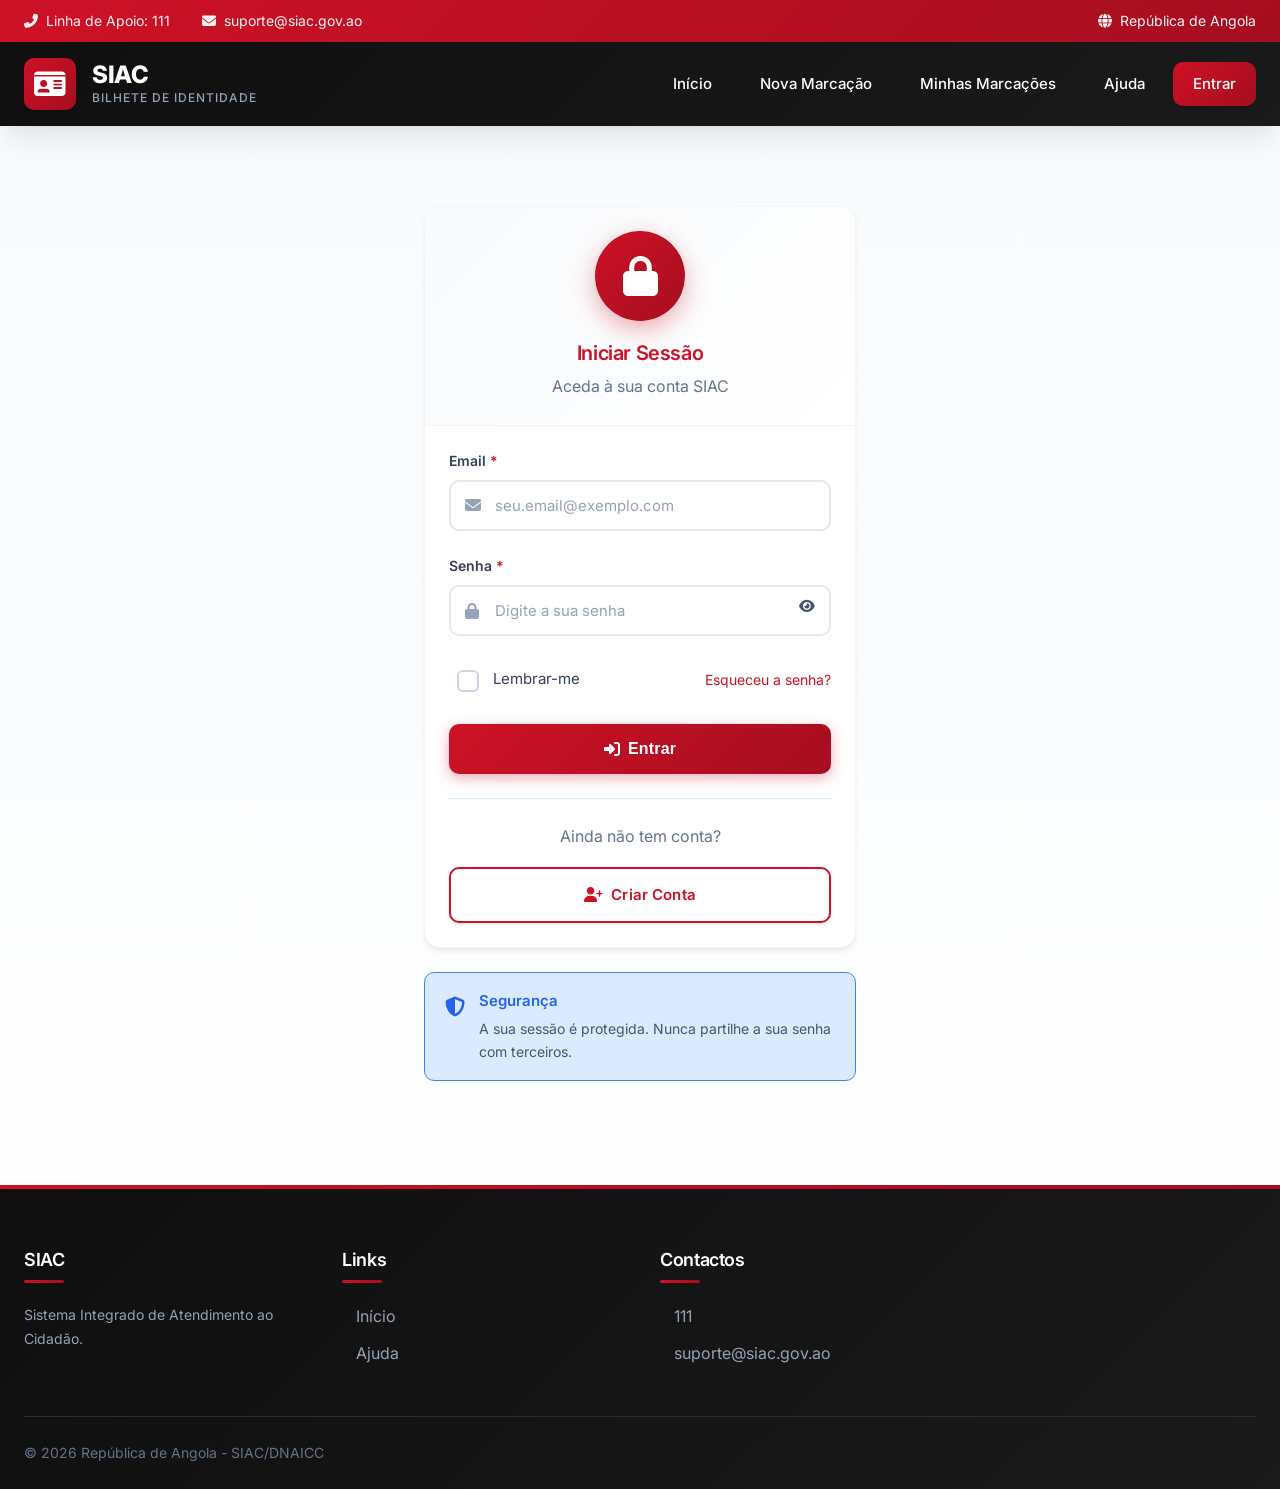
<file: login.html>
<!DOCTYPE html>
<html lang="pt-AO">
<head>
    <meta charset="UTF-8">
    <meta name="viewport" content="width=device-width, initial-scale=1.0">
    <meta name="description" content="Login - Sistema de Agendamento do Bilhete de Identidade. Aceda à sua conta para gerir as suas marcações.">
    <title>Login - SIAC Bilhete de Identidade | Angola</title>
    <link rel="stylesheet" href="https://cdnjs.cloudflare.com/ajax/libs/font-awesome/6.4.0/css/all.min.css">
    <link rel="stylesheet" href="style.css">
    <link rel="icon" href="data:image/svg+xml,<svg xmlns='http://www.w3.org/2000/svg' viewBox='0 0 100 100'><text y='.9em' font-size='90'>🇦🇴</text></svg>">
</head>
<body>
    <!-- Header -->
    <header class="header">
        <div class="header-top">
            <div class="container header-top-content">
                <div class="header-top-left">
                    <span class="header-top-item">
                        <i class="fas fa-phone-alt"></i> Linha de Apoio: 111
                    </span>
                    <span class="header-top-item">
                        <i class="fas fa-envelope"></i> suporte@siac.gov.ao
                    </span>
                </div>
                <div class="header-top-right">
                    <span class="header-top-item">
                        <i class="fas fa-globe"></i> República de Angola
                    </span>
                </div>
            </div>
        </div>
        <div class="header-main">
            <div class="container header-content">
                <a href="index.html" class="logo">
                    <div class="logo-icon">
                        <i class="fas fa-id-card"></i>
                    </div>
                    <div class="logo-text">
                        <span class="logo-title">SIAC</span>
                        <span class="logo-subtitle">Bilhete de Identidade</span>
                    </div>
                </a>
                <button class="menu-toggle" aria-label="Abrir menu" aria-expanded="false">
                    <i class="fas fa-bars"></i>
                </button>
                <nav class="nav">
                    <a href="index.html" class="nav-link">Início</a>
                    <a href="marcacao.html" class="nav-link">Nova Marcação</a>
                    <a href="minhas-marcacoes.html" class="nav-link">Minhas Marcações</a>
                    <a href="faq.html" class="nav-link">Ajuda</a>
                    <a href="login.html" class="nav-link active">Entrar</a>
                </nav>
            </div>
        </div>
    </header>

    <!-- Main Content -->
    <main>
        <div class="container container-narrow" style="padding: 3rem 1.5rem;">
            <div class="card" style="animation: fadeInUp 0.6s ease-out;">
                <div class="card-header" style="text-align: center; flex-direction: column;">
                    <div style="width: 90px; height: 90px; background: var(--angola-red-gradient); border-radius: 50%; display: flex; align-items: center; justify-content: center; margin: 0 auto 1.25rem; font-size: 2.5rem; color: var(--white); box-shadow: 0 8px 25px rgba(206, 17, 38, 0.35);">
                        <i class="fas fa-lock"></i>
                    </div>
                    <h3 style="margin: 0;">Iniciar Sessão</h3>
                    <p style="color: var(--gray-500); margin: 0.5rem 0 0;">Aceda à sua conta SIAC</p>
                </div>
                <div class="card-body">
                    <form id="loginForm" data-validate>
                        <div class="form-group">
                            <label class="form-label required" for="email">Email</label>
                            <div class="input-icon-wrapper">
                                <i class="fas fa-envelope input-icon"></i>
                                <input 
                                    type="email" 
                                    id="email" 
                                    name="email" 
                                    class="form-input" 
                                    placeholder="seu.email@exemplo.com"
                                    data-validate='{"required": true, "email": true}'
                                    autocomplete="email"
                                    required
                                >
                            </div>
                            <span class="form-error" style="display: none;"></span>
                        </div>

                        <div class="form-group">
                            <label class="form-label required" for="password">Senha</label>
                            <div class="input-icon-wrapper">
                                <i class="fas fa-lock input-icon"></i>
                                <input 
                                    type="password" 
                                    id="password" 
                                    name="password" 
                                    class="form-input" 
                                    placeholder="Digite a sua senha"
                                    data-validate='{"required": true, "minLength": 6}'
                                    autocomplete="current-password"
                                    required
                                >
                            </div>
                            <button type="button" class="btn btn-ghost btn-sm" onclick="togglePassword('password', this)" style="position: absolute; right: 0.5rem; top: 2.25rem; padding: 0.5rem;">
                                <i class="fas fa-eye"></i>
                            </button>
                            <span class="form-error" style="display: none;"></span>
                        </div>

                        <div class="form-group" style="display: flex; justify-content: space-between; align-items: center;">
                            <label class="form-check" style="margin: 0;">
                                <input type="checkbox" class="form-check-input" id="lembrar">
                                <span class="form-check-label">Lembrar-me</span>
                            </label>
                            <a href="recuperar-senha.html" style="font-size: 0.875rem;">Esqueceu a senha?</a>
                        </div>

                        <button type="submit" class="btn btn-primary btn-block btn-lg" id="btnLogin">
                            <i class="fas fa-sign-in-alt"></i> Entrar
                        </button>
                    </form>

                    <hr style="border: none; border-top: 1px solid var(--gray-200); margin: 1.5rem 0;">

                    <div style="text-align: center;">
                        <p style="color: var(--gray-500); margin-bottom: 1rem;">Ainda não tem conta?</p>
                        <a href="registro.html" class="btn btn-secondary btn-block">
                            <i class="fas fa-user-plus"></i> Criar Conta
                        </a>
                    </div>
                </div>
            </div>

            <!-- Alerta de segurança -->
            <div class="alert alert-info" style="margin-top: 1.5rem; animation: fadeInUp 0.6s ease-out 0.2s both;">
                <span class="alert-icon"><i class="fas fa-shield-alt"></i></span>
                <div class="alert-content">
                    <div class="alert-title">Segurança</div>
                    <p style="margin: 0; font-size: 0.875rem;">A sua sessão é protegida. Nunca partilhe a sua senha com terceiros.</p>
                </div>
            </div>
        </div>
    </main>

    <!-- Footer -->
    <footer class="footer">
        <div class="container">
            <div class="footer-content">
                <div class="footer-section">
                    <h4>SIAC</h4>
                    <p style="color: var(--gray-400); font-size: 0.875rem;">Sistema Integrado de Atendimento ao Cidadão.</p>
                </div>
                <div class="footer-section">
                    <h4>Links</h4>
                    <ul>
                        <li><a href="index.html">Início</a></li>
                        <li><a href="faq.html">Ajuda</a></li>
                    </ul>
                </div>
                <div class="footer-section">
                    <h4>Contactos</h4>
                    <ul>
                        <li><a href="tel:111">111</a></li>
                        <li><a href="mailto:suporte@siac.gov.ao">suporte@siac.gov.ao</a></li>
                    </ul>
                </div>
            </div>
            <div class="footer-bottom">
                <p>© 2026 República de Angola - SIAC/DNAICC</p>
            </div>
        </div>
    </footer>

    <script src="script.js"></script>
    <script>
        // Toggle password visibility
        function togglePassword(fieldId, btn) {
            const field = document.getElementById(fieldId);
            const icon = btn.querySelector('i');
            if (field.type === 'password') {
                field.type = 'text';
                icon.classList.remove('fa-eye');
                icon.classList.add('fa-eye-slash');
            } else {
                field.type = 'password';
                icon.classList.remove('fa-eye-slash');
                icon.classList.add('fa-eye');
            }
        }

        // Login form handler
        document.getElementById('loginForm').addEventListener('submit', function(e) {
            e.preventDefault();
            
            const btnLogin = document.getElementById('btnLogin');
            const email = document.getElementById('email').value.trim();
            const password = document.getElementById('password').value;
            
            // Validar formulário
            const validation = SIAC.formValidation.validateForm(this);
            if (!validation.valid) {
                return;
            }

            // Mostrar loading
            btnLogin.disabled = true;
            btnLogin.innerHTML = '<span class="spinner spinner-sm"></span> A entrar...';

            // Simular delay de autenticação
            setTimeout(() => {
                const result = SIAC.auth.login(email, password);
                
                if (result.success) {
                    SIAC.notifications.success(result.message);
                    
                    // Redirecionar baseado no tipo de usuário
                    setTimeout(() => {
                        if (result.user.role === 'admin') {
                            window.location.href = 'admin-dashboard.html';
                        } else {
                            window.location.href = 'minhas-marcacoes.html';
                        }
                    }, 1000);
                } else {
                    SIAC.notifications.error(result.message);
                    btnLogin.disabled = false;
                    btnLogin.innerHTML = '<i class="fas fa-sign-in-alt"></i> Entrar';
                }
            }, 1500);
        });

        // Verificar se há mensagem de redirect
        const urlParams = new URLSearchParams(window.location.search);
        const message = urlParams.get('message');
        if (message) {
            SIAC.notifications.success(decodeURIComponent(message));
        }
    </script>
</body>
</html>
</file>
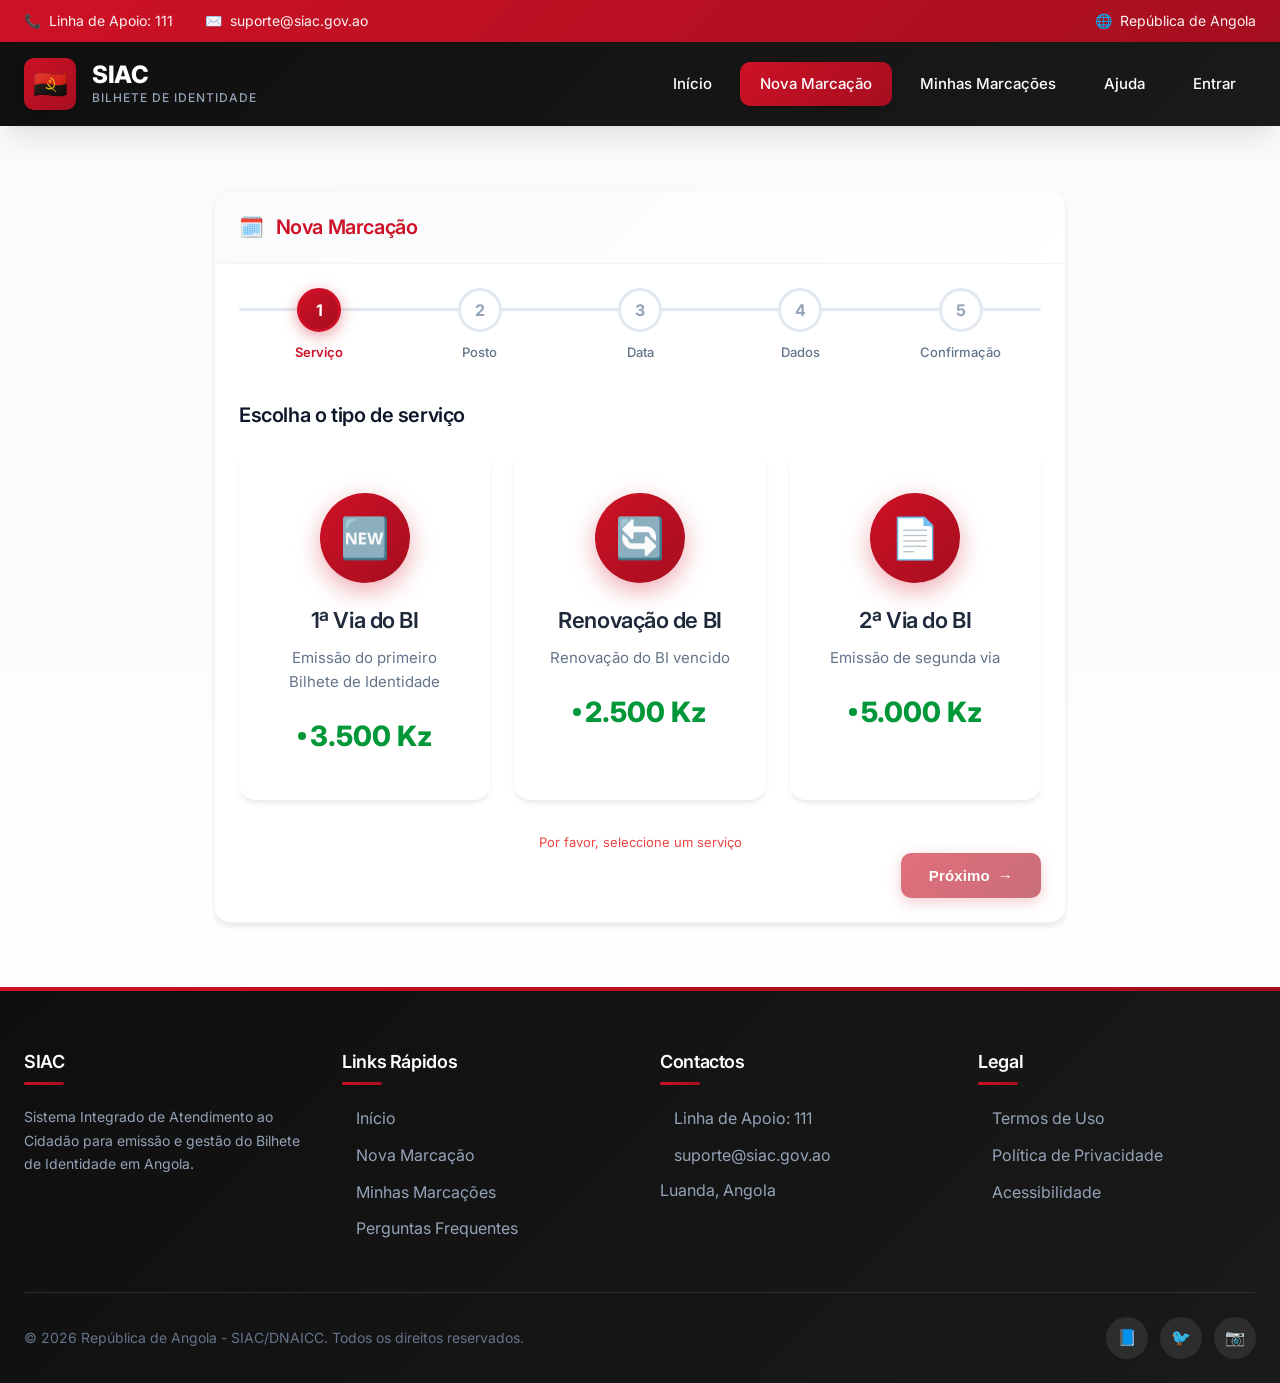
<file: marcacao.html>
<!DOCTYPE html>
<html lang="pt-AO">
<head>
    <meta charset="UTF-8">
    <meta name="viewport" content="width=device-width, initial-scale=1.0">
    <meta name="description" content="Nova Marcação - Agende o seu atendimento para o Bilhete de Identidade.">
    <title>Nova Marcação - SIAC Bilhete de Identidade | Angola</title>
    <link rel="stylesheet" href="style.css">
    <link rel="icon" href="data:image/svg+xml,<svg xmlns='http://www.w3.org/2000/svg' viewBox='0 0 100 100'><text y='.9em' font-size='90'>🇦🇴</text></svg>">
</head>
<body>
    <!-- Header -->
    <header class="header">
        <div class="header-top">
            <div class="container header-top-content">
                <div class="header-top-left">
                    <span class="header-top-item">
                        <span>📞</span> Linha de Apoio: 111
                    </span>
                    <span class="header-top-item">
                        <span>✉️</span> suporte@siac.gov.ao
                    </span>
                </div>
                <div class="header-top-right">
                    <span class="header-top-item">
                        <span>🌐</span> República de Angola
                    </span>
                </div>
            </div>
        </div>
        <div class="header-main">
            <div class="container header-content">
                <a href="index.html" class="logo">
                    <div class="logo-icon">🇦🇴</div>
                    <div class="logo-text">
                        <span class="logo-title">SIAC</span>
                        <span class="logo-subtitle">Bilhete de Identidade</span>
                    </div>
                </a>
                <button class="menu-toggle" aria-label="Abrir menu" aria-expanded="false">
                    ☰
                </button>
                <nav class="nav">
                    <a href="index.html" class="nav-link">Início</a>
                    <a href="marcacao.html" class="nav-link active">Nova Marcação</a>
                    <a href="minhas-marcacoes.html" class="nav-link">Minhas Marcações</a>
                    <a href="faq.html" class="nav-link">Ajuda</a>
                    <a href="login.html" class="nav-link">Entrar</a>
                </nav>
            </div>
        </div>
    </header>

    <!-- Main Content -->
    <main>
        <div class="container" style="max-width: 900px; padding: 2rem 1.5rem;">
            <div class="card">
                <div class="card-header">
                    <h3><span>🗓️</span> Nova Marcação</h3>
                </div>
                <div class="card-body">
                    <!-- Stepper -->
                    <div class="stepper">
                        <div class="step active" data-step="1">
                            <div class="step-number">1</div>
                            <span class="step-label">Serviço</span>
                        </div>
                        <div class="step" data-step="2">
                            <div class="step-number">2</div>
                            <span class="step-label">Posto</span>
                        </div>
                        <div class="step" data-step="3">
                            <div class="step-number">3</div>
                            <span class="step-label">Data</span>
                        </div>
                        <div class="step" data-step="4">
                            <div class="step-number">4</div>
                            <span class="step-label">Dados</span>
                        </div>
                        <div class="step" data-step="5">
                            <div class="step-number">5</div>
                            <span class="step-label">Confirmação</span>
                        </div>
                    </div>

                    <form id="marcacaoForm" data-validate>
                        <!-- Etapa 1: Escolha do Serviço -->
                        <div id="step1" class="form-step">
                            <h4 style="margin-bottom: 1.5rem;">Escolha o tipo de serviço</h4>
                            
                            <div class="grid grid-3" style="margin-bottom: 2rem;">
                                <div class="service-card" data-servico="primeira-via" onclick="selectServico('primeira-via')">
                                    <div class="service-icon">🆕</div>
                                    <h3>1ª Via do BI</h3>
                                    <p>Emissão do primeiro Bilhete de Identidade</p>
                                    <div class="service-price">3.500 Kz</div>
                                </div>
                                <div class="service-card" data-servico="renovacao" onclick="selectServico('renovacao')">
                                    <div class="service-icon">🔄</div>
                                    <h3>Renovação de BI</h3>
                                    <p>Renovação do BI vencido</p>
                                    <div class="service-price">2.500 Kz</div>
                                </div>
                                <div class="service-card" data-servico="segunda-via" onclick="selectServico('segunda-via')">
                                    <div class="service-icon">📄</div>
                                    <h3>2ª Via do BI</h3>
                                    <p>Emissão de segunda via</p>
                                    <div class="service-price">5.000 Kz</div>
                                </div>
                            </div>

                            <input type="hidden" id="servico" name="servico" data-validate='{"required": true}' required>
                            <span class="form-error" id="servicoError" style="display: none; color: var(--error); text-align: center; display: block;">Por favor, seleccione um serviço</span>

                            <div style="display: flex; justify-content: flex-end;">
                                <button type="button" class="btn btn-primary" onclick="nextStep(2)" id="btnStep1" disabled>
                                    Próximo <span>→</span>
                                </button>
                            </div>
                        </div>

                        <!-- Etapa 2: Escolha do Posto -->
                        <div id="step2" class="form-step hidden">
                            <h4 style="margin-bottom: 1.5rem;">Seleccione o posto SIAC</h4>
                            
                            <div id="listaPostos" style="margin-bottom: 2rem;">
                                <!-- Postos serão carregados dinamicamente -->
                            </div>

                            <input type="hidden" id="postoId" name="postoId" data-validate='{"required": true}' required>
                            <span class="form-error" id="postoError" style="display: none; color: var(--error); text-align: center; display: block;">Por favor, seleccione um posto</span>

                            <div style="display: flex; justify-content: space-between;">
                                <button type="button" class="btn btn-outline" onclick="prevStep(1)">
                                    ← Anterior
                                </button>
                                <button type="button" class="btn btn-primary" onclick="nextStep(3)" id="btnStep2" disabled>
                                    Próximo <span>→</span>
                                </button>
                            </div>
                        </div>

                        <!-- Etapa 3: Escolha da Data e Horário -->
                        <div id="step3" class="form-step hidden">
                            <h4 style="margin-bottom: 1.5rem;">Escolha a data e horário</h4>
                            
                            <div class="form-group">
                                <label class="form-label required" for="data">Data do Atendimento</label>
                                <input 
                                    type="date" 
                                    id="data" 
                                    name="data" 
                                    class="form-input"
                                    data-validate='{"required": true}'
                                    required
                                >
                                <span class="form-hint">Selecione uma data com vagas disponíveis</span>
                                <span class="form-error" style="display: none;"></span>
                            </div>

                            <div id="vagasInfo" style="margin-bottom: 1.5rem;"></div>

                            <div class="form-group">
                                <label class="form-label required" for="horario">Horário</label>
                                <select 
                                    id="horario" 
                                    name="horario" 
                                    class="form-select"
                                    data-validate='{"required": true}'
                                    required
                                >
                                    <option value="">Selecione o horário</option>
                                    <option value="08:00">08:00</option>
                                    <option value="09:00">09:00</option>
                                    <option value="10:00">10:00</option>
                                    <option value="11:00">11:00</option>
                                    <option value="12:00">12:00</option>
                                    <option value="13:00">13:00</option>
                                    <option value="14:00">14:00</option>
                                </select>
                                <span class="form-error" style="display: none;"></span>
                            </div>

                            <div style="display: flex; justify-content: space-between;">
                                <button type="button" class="btn btn-outline" onclick="prevStep(2)">
                                    ← Anterior
                                </button>
                                <button type="button" class="btn btn-primary" onclick="nextStep(4)">
                                    Próximo <span>→</span>
                                </button>
                            </div>
                        </div>

                        <!-- Etapa 4: Dados Pessoais -->
                        <div id="step4" class="form-step hidden">
                            <h4 style="margin-bottom: 1.5rem;">Confirme os seus dados</h4>
                            
                            <div class="grid grid-2">
                                <div class="form-group">
                                    <label class="form-label required" for="nome">Nome Completo</label>
                                    <input 
                                        type="text" 
                                        id="nome" 
                                        name="nome" 
                                        class="form-input" 
                                        placeholder="Digite o seu nome completo"
                                        data-validate='{"required": true, "minLength": 5}'
                                        required
                                    >
                                    <span class="form-error" style="display: none;"></span>
                                </div>

                                <div class="form-group">
                                    <label class="form-label required" for="bi">Número do BI (se aplicável)</label>
                                    <input 
                                        type="text" 
                                        id="bi" 
                                        name="bi" 
                                        class="form-input" 
                                        placeholder="000000000AA000"
                                        data-mask="bi"
                                        data-validate='{"bi": true}'
                                    >
                                    <span class="form-error" style="display: none;"></span>
                                    <span class="form-hint">Deixe em branco para 1ª via</span>
                                </div>
                            </div>

                            <div class="grid grid-2">
                                <div class="form-group">
                                    <label class="form-label required" for="emailMarcacao">Email</label>
                                    <input 
                                        type="email" 
                                        id="emailMarcacao" 
                                        name="email" 
                                        class="form-input" 
                                        placeholder="seu.email@exemplo.com"
                                        data-validate='{"required": true, "email": true}'
                                        required
                                    >
                                    <span class="form-error" style="display: none;"></span>
                                </div>

                                <div class="form-group">
                                    <label class="form-label required" for="telefoneMarcacao">Telefone</label>
                                    <input 
                                        type="tel" 
                                        id="telefoneMarcacao" 
                                        name="telefone" 
                                        class="form-input" 
                                        placeholder="+244 900 000 000"
                                        data-mask="phone"
                                        data-validate='{"required": true, "phone": true}'
                                        required
                                    >
                                    <span class="form-error" style="display: none;"></span>
                                </div>
                            </div>

                            <div class="form-group">
                                <label class="form-label" for="observacoes">Observações (opcional)</label>
                                <textarea 
                                    id="observacoes" 
                                    name="observacoes" 
                                    class="form-textarea" 
                                    placeholder="Alguma informação adicional que deseje comunicar"
                                    rows="3"
                                ></textarea>
                            </div>

                            <div class="alert alert-info">
                                <span class="alert-icon">📋</span>
                                <div class="alert-content">
                                    <div class="alert-title">Documentos Necessários</div>
                                    <p style="margin: 0; font-size: 0.875rem;" id="documentosNecessarios">
                                        Certidão de nascimento, Fotografia tipo passe, Comprovativo de residência
                                    </p>
                                </div>
                            </div>

                            <div style="display: flex; justify-content: space-between;">
                                <button type="button" class="btn btn-outline" onclick="prevStep(3)">
                                    ← Anterior
                                </button>
                                <button type="button" class="btn btn-primary" onclick="nextStep(5)">
                                    Próximo <span>→</span>
                                </button>
                            </div>
                        </div>

                        <!-- Etapa 5: Confirmação -->
                        <div id="step5" class="form-step hidden">
                            <h4 style="margin-bottom: 1.5rem;">Confirme a sua marcação</h4>
                            
                            <div class="card" style="background: var(--gray-50); margin-bottom: 2rem;">
                                <div class="card-body">
                                    <h5 style="margin-bottom: 1rem; color: var(--angola-red);">Resumo da Marcação</h5>
                                    
                                    <div style="display: grid; gap: 0.75rem;">
                                        <div style="display: flex; justify-content: space-between; padding: 0.5rem 0; border-bottom: 1px solid var(--gray-200);">
                                            <span style="color: var(--gray-500);">Serviço:</span>
                                            <span id="resumoServico" style="font-weight: 600;">-</span>
                                        </div>
                                        <div style="display: flex; justify-content: space-between; padding: 0.5rem 0; border-bottom: 1px solid var(--gray-200);">
                                            <span style="color: var(--gray-500);">Posto:</span>
                                            <span id="resumoPosto" style="font-weight: 600;">-</span>
                                        </div>
                                        <div style="display: flex; justify-content: space-between; padding: 0.5rem 0; border-bottom: 1px solid var(--gray-200);">
                                            <span style="color: var(--gray-500);">Data:</span>
                                            <span id="resumoData" style="font-weight: 600;">-</span>
                                        </div>
                                        <div style="display: flex; justify-content: space-between; padding: 0.5rem 0; border-bottom: 1px solid var(--gray-200);">
                                            <span style="color: var(--gray-500);">Horário:</span>
                                            <span id="resumoHorario" style="font-weight: 600;">-</span>
                                        </div>
                                        <div style="display: flex; justify-content: space-between; padding: 0.5rem 0; border-bottom: 1px solid var(--gray-200);">
                                            <span style="color: var(--gray-500);">Nome:</span>
                                            <span id="resumoNome" style="font-weight: 600;">-</span>
                                        </div>
                                        <div style="display: flex; justify-content: space-between; padding: 0.5rem 0;">
                                            <span style="color: var(--gray-500);">Valor a Pagar:</span>
                                            <span id="resumoValor" style="font-weight: 700; color: var(--angola-green); font-size: 1.25rem;">-</span>
                                        </div>
                                    </div>
                                </div>
                            </div>

                            <div class="form-group">
                                <label class="form-check">
                                    <input type="checkbox" class="form-check-input" id="confirmarDados" required>
                                    <span class="form-check-label">Confirmo que os dados apresentados estão correctos</span>
                                </label>
                            </div>

                            <div style="display: flex; justify-content: space-between;">
                                <button type="button" class="btn btn-outline" onclick="prevStep(4)">
                                    ← Anterior
                                </button>
                                <button type="submit" class="btn btn-success btn-lg" id="btnConfirmar">
                                    <span>✓</span> Confirmar Marcação
                                </button>
                            </div>
                        </div>
                    </form>
                </div>
            </div>
        </div>
    </main>

    <!-- Modal de Confirmação -->
    <div class="modal-overlay" id="modalConfirmacao">
        <div class="modal">
            <div class="modal-header">
                <h3>✓ Marcação Confirmada!</h3>
                <button class="modal-close">&times;</button>
            </div>
            <div class="modal-body" style="text-align: center;">
                <div style="width: 100px; height: 100px; background: var(--success-light); border-radius: 50%; display: flex; align-items: center; justify-content: center; margin: 0 auto 1.5rem; font-size: 3rem;">
                    🎉
                </div>
                <p style="font-size: 1.125rem; margin-bottom: 1rem;">A sua marcação foi realizada com sucesso!</p>
                <div style="background: var(--gray-100); padding: 1rem; border-radius: var(--border-radius); margin-bottom: 1rem;">
                    <p style="margin: 0; color: var(--gray-500);">Código de Confirmação:</p>
                    <p id="codigoConfirmacao" style="font-size: 1.5rem; font-weight: 700; color: var(--angola-red); margin: 0.5rem 0;">-</p>
                    <p style="margin: 0; font-size: 0.875rem; color: var(--gray-500);">Guarde este código para consultar a sua marcação</p>
                </div>
                <p style="color: var(--gray-600); font-size: 0.9375rem;">Um email de confirmação foi enviado para o seu endereço.</p>
            </div>
            <div class="modal-footer" style="justify-content: center;">
                <a href="minhas-marcacoes.html" class="btn btn-primary">
                    Ver Minhas Marcações
                </a>
                <a href="index.html" class="btn btn-outline">
                    Voltar ao Início
                </a>
            </div>
        </div>
    </div>

    <!-- Footer -->
    <footer class="footer">
        <div class="container">
            <div class="footer-content">
                <div class="footer-section">
                    <h4>SIAC</h4>
                    <p style="color: var(--gray-400); font-size: 0.875rem;">Sistema Integrado de Atendimento ao Cidadão para emissão e gestão do Bilhete de Identidade em Angola.</p>
                </div>
                <div class="footer-section">
                    <h4>Links Rápidos</h4>
                    <ul>
                        <li><a href="index.html">Início</a></li>
                        <li><a href="marcacao.html">Nova Marcação</a></li>
                        <li><a href="minhas-marcacoes.html">Minhas Marcações</a></li>
                        <li><a href="faq.html">Perguntas Frequentes</a></li>
                    </ul>
                </div>
                <div class="footer-section">
                    <h4>Contactos</h4>
                    <ul>
                        <li><a href="tel:111">Linha de Apoio: 111</a></li>
                        <li><a href="mailto:suporte@siac.gov.ao">suporte@siac.gov.ao</a></li>
                        <li><span style="color: var(--gray-400);">Luanda, Angola</span></li>
                    </ul>
                </div>
                <div class="footer-section">
                    <h4>Legal</h4>
                    <ul>
                        <li><a href="#">Termos de Uso</a></li>
                        <li><a href="#">Política de Privacidade</a></li>
                        <li><a href="#">Acessibilidade</a></li>
                    </ul>
                </div>
            </div>
            <div class="footer-bottom">
                <p>© 2026 República de Angola - SIAC/DNAICC. Todos os direitos reservados.</p>
                <div class="footer-social">
                    <a href="#" aria-label="Facebook">📘</a>
                    <a href="#" aria-label="Twitter">🐦</a>
                    <a href="#" aria-label="Instagram">📷</a>
                </div>
            </div>
        </div>
    </footer>

    <script src="script.js"></script>
    <script>
        let currentStep = 1;
        let selectedServico = null;
        let selectedPosto = null;
        const servicosInfo = {
            'primeira-via': { nome: '1ª Via do BI', preco: 3500, documentos: 'Certidão de nascimento, Fotografia tipo passe, Comprovativo de residência' },
            'renovacao': { nome: 'Renovação de BI', preco: 2500, documentos: 'BI anterior, Fotografia tipo passe, Comprovativo de residência actualizado' },
            'segunda-via': { nome: '2ª Via do BI', preco: 5000, documentos: 'Declaração de perda/furto (polícia), Fotografia tipo passe, Comprovativo de residência' }
        };

        // Inicializar
        document.addEventListener('DOMContentLoaded', () => {
            carregarPostos();
            
            // Verificar se há serviço pré-selecionado na URL
            const urlParams = new URLSearchParams(window.location.search);
            const servico = urlParams.get('servico');
            if (servico && servicosInfo[servico]) {
                selectServico(servico);
            }

            // Configurar data mínima (amanhã)
            const amanha = new Date();
            amanha.setDate(amanha.getDate() + 1);
            document.getElementById('data').min = amanha.toISOString().split('T')[0];

            // Atualizar vagas ao mudar data
            document.getElementById('data').addEventListener('change', atualizarVagas);
        });

        function carregarPostos() {
            const postos = SIAC.storage.getPostos().filter(p => p.ativo);
            const container = document.getElementById('listaPostos');
            
            container.innerHTML = postos.map(posto => `
                <div class="info-card" style="margin-bottom: 1rem; cursor: pointer;" onclick="selectPosto(${posto.id})" data-posto="${posto.id}">
                    <div style="display: flex; justify-content: space-between; align-items: flex-start;">
                        <div>
                            <h5 style="margin-bottom: 0.5rem; color: var(--angola-red);">${posto.nome}</h5>
                            <p style="margin: 0; color: var(--gray-500); font-size: 0.875rem;">📍 ${posto.endereco}</p>
                            <p style="margin: 0.25rem 0 0; color: var(--gray-500); font-size: 0.875rem;">📞 ${posto.telefone}</p>
                        </div>
                        <div class="posto-radio" style="width: 24px; height: 24px; border: 2px solid var(--gray-300); border-radius: 50%; display: flex; align-items: center; justify-content: center;">
                            <div class="posto-radio-inner" style="width: 12px; height: 12px; background: var(--angola-red); border-radius: 50%; display: none;"></div>
                        </div>
                    </div>
                </div>
            `).join('');
        }

        function selectServico(servico) {
            selectedServico = servico;
            document.getElementById('servico').value = servico;
            
            // Atualizar UI
            document.querySelectorAll('.service-card').forEach(card => {
                card.classList.remove('selected');
            });
            document.querySelector(`[data-servico="${servico}"]`).classList.add('selected');
            
            document.getElementById('servicoError').style.display = 'none';
            document.getElementById('btnStep1').disabled = false;

            // Atualizar documentos necessários
            if (servicosInfo[servico]) {
                document.getElementById('documentosNecessarios').textContent = servicosInfo[servico].documentos;
            }
        }

        function selectPosto(postoId) {
            selectedPosto = SIAC.storage.getPostos().find(p => p.id === postoId);
            document.getElementById('postoId').value = postoId;
            
            // Atualizar UI
            document.querySelectorAll('[data-posto]').forEach(card => {
                card.style.borderColor = 'transparent';
                card.querySelector('.posto-radio').style.borderColor = 'var(--gray-300)';
                card.querySelector('.posto-radio-inner').style.display = 'none';
            });
            
            const selectedCard = document.querySelector(`[data-posto="${postoId}"]`);
            selectedCard.style.borderColor = 'var(--angola-red)';
            selectedCard.querySelector('.posto-radio').style.borderColor = 'var(--angola-red)';
            selectedCard.querySelector('.posto-radio-inner').style.display = 'block';
            
            document.getElementById('postoError').style.display = 'none';
            document.getElementById('btnStep2').disabled = false;

            // Atualizar vagas
            atualizarVagas();
        }

        function atualizarVagas() {
            const data = document.getElementById('data').value;
            const vagasInfo = document.getElementById('vagasInfo');
            
            if (!selectedPosto || !data) {
                vagasInfo.innerHTML = '';
                return;
            }

            const vagas = selectedPosto.vagas[data] || 0;
            const ocupadas = SIAC.storage.getMarcacoes().filter(m => 
                m.postoId === selectedPosto.id && 
                m.data === data && 
                m.status !== 'cancelada'
            ).length;
            const disponiveis = Math.max(0, vagas - ocupadas);

            vagasInfo.innerHTML = `
                <div class="alert ${disponiveis > 10 ? 'alert-success' : disponiveis > 0 ? 'alert-warning' : 'alert-error'}">
                    <span class="alert-icon">${disponiveis > 10 ? '✓' : disponiveis > 0 ? '⚠' : '✕'}</span>
                    <div class="alert-content">
                        <div class="alert-title">Vagas Disponíveis</div>
                        <p style="margin: 0; font-size: 0.875rem;">
                            ${disponiveis > 0 
                                ? `Existem <strong>${disponiveis}</strong> vagas disponíveis para esta data.` 
                                : 'Não há vagas disponíveis para esta data. Por favor, seleccione outra data.'}
                        </p>
                    </div>
                </div>
            `;
        }

        function nextStep(step) {
            // Validar passo atual
            const currentStepEl = document.getElementById(`step${currentStep}`);
            const inputs = currentStepEl.querySelectorAll('[data-validate]');
            
            let isValid = true;
            inputs.forEach(input => {
                const rules = JSON.parse(input.dataset.validate || '{}');
                if (!SIAC.formValidation.validateField(input, rules)) {
                    isValid = false;
                }
            });

            if (!isValid) {
                SIAC.notifications.error('Por favor, preencha todos os campos obrigatórios correctamente');
                return;
            }

            // Esconder passo atual
            currentStepEl.classList.add('hidden');
            
            // Mostrar próximo passo
            document.getElementById(`step${step}`).classList.remove('hidden');
            
            // Atualizar stepper
            document.querySelector(`.step[data-step="${currentStep}"]`).classList.remove('active');
            document.querySelector(`.step[data-step="${currentStep}"]`).classList.add('completed');
            document.querySelector(`.step[data-step="${step}"]`).classList.add('active');
            
            currentStep = step;

            // Se for o passo 5, atualizar resumo
            if (step === 5) {
                atualizarResumo();
            }
        }

        function prevStep(step) {
            document.getElementById(`step${currentStep}`).classList.add('hidden');
            document.getElementById(`step${step}`).classList.remove('hidden');
            
            document.querySelector(`.step[data-step="${currentStep}"]`).classList.remove('active');
            document.querySelector(`.step[data-step="${step}"]`).classList.remove('completed');
            document.querySelector(`.step[data-step="${step}"]`).classList.add('active');
            
            currentStep = step;
        }

        function atualizarResumo() {
            const servico = document.getElementById('servico').value;
            const postoId = document.getElementById('postoId').value;
            const posto = SIAC.storage.getPostos().find(p => p.id === parseInt(postoId));
            
            document.getElementById('resumoServico').textContent = servicosInfo[servico]?.nome || '-';
            document.getElementById('resumoPosto').textContent = posto?.nome || '-';
            document.getElementById('resumoData').textContent = SIAC.utils.formatDate(document.getElementById('data').value);
            document.getElementById('resumoHorario').textContent = document.getElementById('horario').value;
            document.getElementById('resumoNome').textContent = document.getElementById('nome').value;
            document.getElementById('resumoValor').textContent = SIAC.utils.formatCurrency(servicosInfo[servico]?.preco || 0);
        }

        // Submissão do formulário
        document.getElementById('marcacaoForm').addEventListener('submit', function(e) {
            e.preventDefault();
            
            if (!document.getElementById('confirmarDados').checked) {
                SIAC.notifications.error('Deve confirmar que os dados estão correctos');
                return;
            }

            const btnConfirmar = document.getElementById('btnConfirmar');
            btnConfirmar.disabled = true;
            btnConfirmar.innerHTML = '<span class="spinner" style="width: 20px; height: 20px; border-width: 2px;"></span> A processar...';

            const user = SIAC.session.getUser();
            
            const marcacaoData = {
                userId: user ? user.id : null,
                servico: document.getElementById('servico').value,
                postoId: document.getElementById('postoId').value,
                data: document.getElementById('data').value,
                horario: document.getElementById('horario').value,
                nome: document.getElementById('nome').value.trim(),
                bi: document.getElementById('bi').value.trim(),
                email: document.getElementById('emailMarcacao').value.trim(),
                telefone: document.getElementById('telefoneMarcacao').value.trim(),
                observacoes: document.getElementById('observacoes').value.trim(),
                valor: servicosInfo[document.getElementById('servico').value]?.preco || 0
            };

            setTimeout(() => {
                const result = SIAC.marcacoes.create(marcacaoData);
                
                if (result.success) {
                    document.getElementById('codigoConfirmacao').textContent = result.marcacao.codigo;
                    SIAC.modals.open('modalConfirmacao');
                    SIAC.notifications.success(result.message);
                } else {
                    SIAC.notifications.error(result.message);
                    btnConfirmar.disabled = false;
                    btnConfirmar.innerHTML = '<span>✓</span> Confirmar Marcação';
                }
            }, 1500);
        });
    </script>
</body>
</html>
</file>
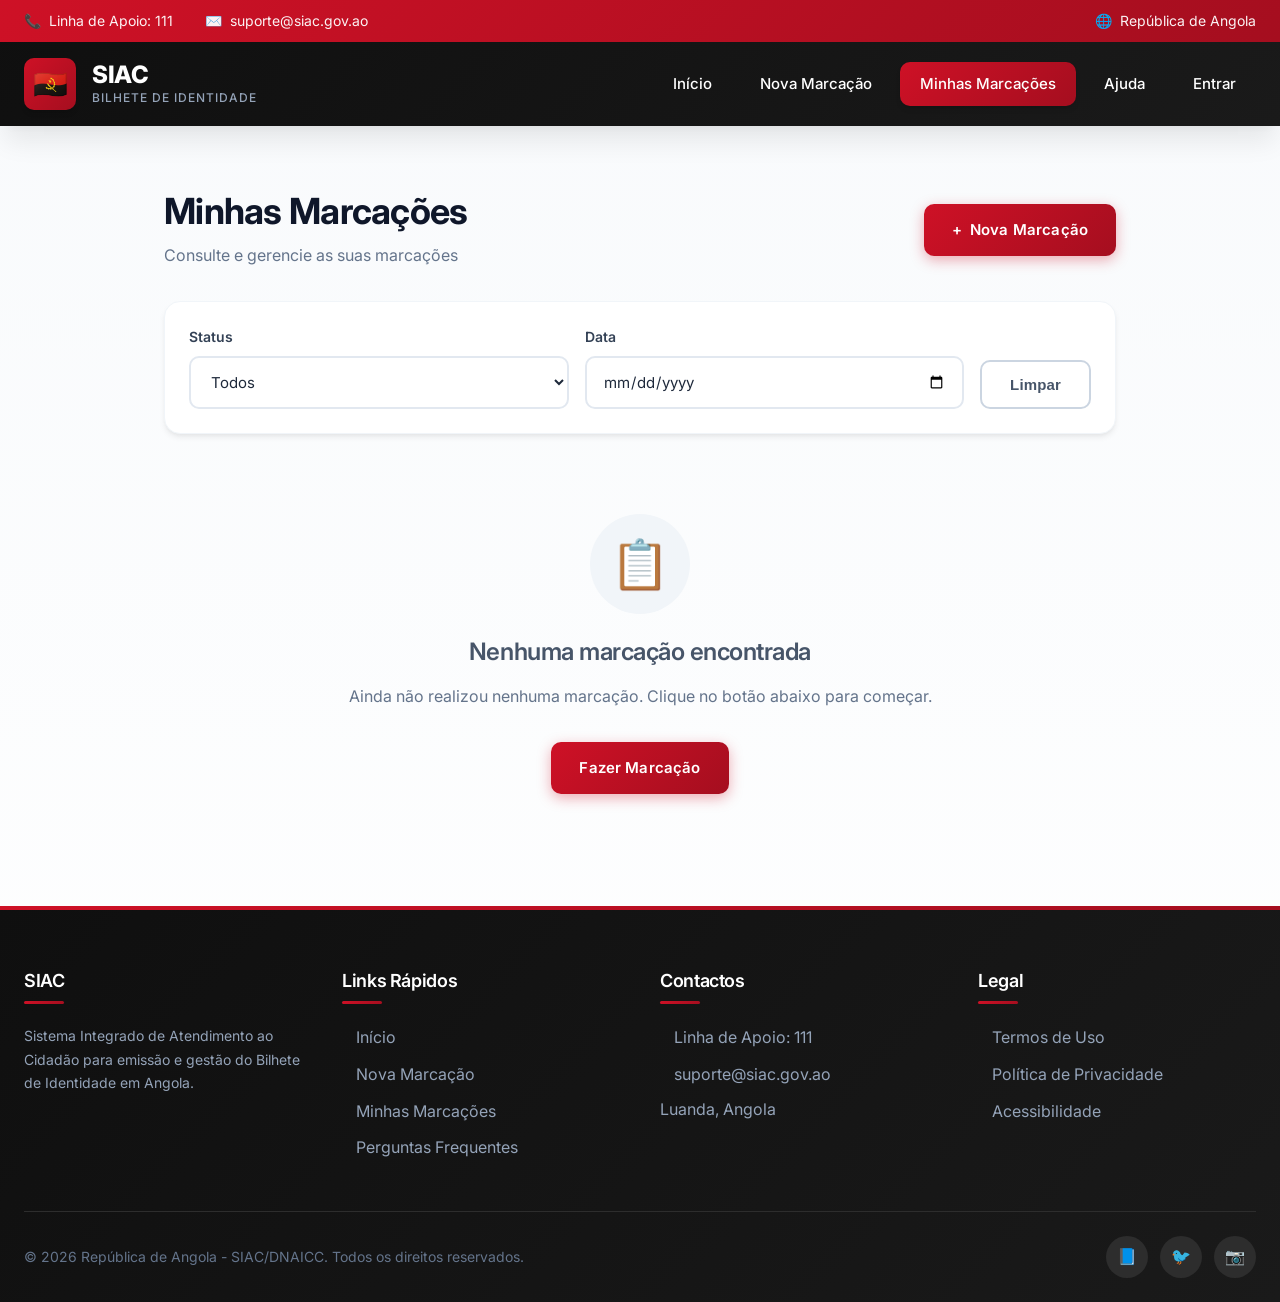
<file: minhas-marcacoes.html>
<!DOCTYPE html>
<html lang="pt-AO">
<head>
    <meta charset="UTF-8">
    <meta name="viewport" content="width=device-width, initial-scale=1.0">
    <meta name="description" content="Minhas Marcações - Consulte e gerencie as suas marcações do Bilhete de Identidade.">
    <title>Minhas Marcações - SIAC Bilhete de Identidade | Angola</title>
    <link rel="stylesheet" href="style.css">
    <link rel="icon" href="data:image/svg+xml,<svg xmlns='http://www.w3.org/2000/svg' viewBox='0 0 100 100'><text y='.9em' font-size='90'>🇦🇴</text></svg>">
</head>
<body>
    <!-- Header -->
    <header class="header">
        <div class="header-top">
            <div class="container header-top-content">
                <div class="header-top-left">
                    <span class="header-top-item">
                        <span>📞</span> Linha de Apoio: 111
                    </span>
                    <span class="header-top-item">
                        <span>✉️</span> suporte@siac.gov.ao
                    </span>
                </div>
                <div class="header-top-right">
                    <span class="header-top-item">
                        <span>🌐</span> República de Angola
                    </span>
                </div>
            </div>
        </div>
        <div class="header-main">
            <div class="container header-content">
                <a href="index.html" class="logo">
                    <div class="logo-icon">🇦🇴</div>
                    <div class="logo-text">
                        <span class="logo-title">SIAC</span>
                        <span class="logo-subtitle">Bilhete de Identidade</span>
                    </div>
                </a>
                <button class="menu-toggle" aria-label="Abrir menu" aria-expanded="false">
                    ☰
                </button>
                <nav class="nav">
                    <a href="index.html" class="nav-link">Início</a>
                    <a href="marcacao.html" class="nav-link">Nova Marcação</a>
                    <a href="minhas-marcacoes.html" class="nav-link active">Minhas Marcações</a>
                    <a href="faq.html" class="nav-link">Ajuda</a>
                    <a href="login.html" class="nav-link">Entrar</a>
                </nav>
            </div>
        </div>
    </header>

    <!-- Main Content -->
    <main>
        <div class="container" style="max-width: 1000px; padding: 2rem 1.5rem;">
            <div style="display: flex; justify-content: space-between; align-items: center; margin-bottom: 2rem; flex-wrap: wrap; gap: 1rem;">
                <div>
                    <h2 style="margin: 0;">Minhas Marcações</h2>
                    <p style="color: var(--gray-500); margin: 0.5rem 0 0;">Consulte e gerencie as suas marcações</p>
                </div>
                <a href="marcacao.html" class="btn btn-primary">
                    <span>+</span> Nova Marcação
                </a>
            </div>

            <!-- Filtros -->
            <div class="card" style="margin-bottom: 2rem;">
                <div class="card-body">
                    <div style="display: flex; gap: 1rem; flex-wrap: wrap; align-items: flex-end;">
                        <div class="form-group" style="flex: 1; min-width: 200px; margin-bottom: 0;">
                            <label class="form-label" for="filtroStatus">Status</label>
                            <select id="filtroStatus" class="form-select" onchange="filtrarMarcacoes()">
                                <option value="">Todos</option>
                                <option value="pendente">Pendente</option>
                                <option value="confirmada">Confirmada</option>
                                <option value="concluida">Concluída</option>
                                <option value="cancelada">Cancelada</option>
                            </select>
                        </div>
                        <div class="form-group" style="flex: 1; min-width: 200px; margin-bottom: 0;">
                            <label class="form-label" for="filtroData">Data</label>
                            <input type="date" id="filtroData" class="form-input" onchange="filtrarMarcacoes()">
                        </div>
                        <button type="button" class="btn btn-outline" onclick="limparFiltros()">
                            Limpar
                        </button>
                    </div>
                </div>
            </div>

            <!-- Lista de Marcações -->
            <div id="listaMarcacoes">
                <!-- Marcações serão carregadas dinamicamente -->
            </div>

            <!-- Mensagem quando não há marcações -->
            <div id="semMarcacoes" class="hidden" style="text-align: center; padding: 3rem;">
                <div style="width: 100px; height: 100px; background: var(--gray-100); border-radius: 50%; display: flex; align-items: center; justify-content: center; margin: 0 auto 1.5rem; font-size: 3rem;">
                    📋
                </div>
                <h3 style="color: var(--gray-600);">Nenhuma marcação encontrada</h3>
                <p style="color: var(--gray-500);">Ainda não realizou nenhuma marcação. Clique no botão abaixo para começar.</p>
                <a href="marcacao.html" class="btn btn-primary" style="margin-top: 1rem;">
                    Fazer Marcação
                </a>
            </div>
        </div>
    </main>

    <!-- Modal de Cancelamento -->
    <div class="modal-overlay" id="modalCancelar">
        <div class="modal">
            <div class="modal-header">
                <h3>⚠️ Cancelar Marcação</h3>
                <button class="modal-close">&times;</button>
            </div>
            <div class="modal-body">
                <p>Tem certeza que deseja cancelar esta marcação?</p>
                <div class="alert alert-warning" style="margin-top: 1rem;">
                    <span class="alert-icon">⚠</span>
                    <div class="alert-content">
                        <p style="margin: 0; font-size: 0.875rem;">Esta acção não pode ser desfeita. A vaga será libertada para outros cidadãos.</p>
                    </div>
                </div>
                <input type="hidden" id="marcacaoIdCancelar">
            </div>
            <div class="modal-footer">
                <button type="button" class="btn btn-outline" onclick="SIAC.modals.close('modalCancelar')">
                    Não, manter
                </button>
                <button type="button" class="btn btn-danger" onclick="confirmarCancelamento()">
                    Sim, cancelar
                </button>
            </div>
        </div>
    </div>

    <!-- Modal de Remarcação -->
    <div class="modal-overlay" id="modalRemarcar">
        <div class="modal">
            <div class="modal-header">
                <h3>🔄 Remarcar Atendimento</h3>
                <button class="modal-close">&times;</button>
            </div>
            <div class="modal-body">
                <div class="form-group">
                    <label class="form-label required" for="novaData">Nova Data</label>
                    <input type="date" id="novaData" class="form-input" required>
                </div>
                <div class="form-group">
                    <label class="form-label required" for="novoHorario">Novo Horário</label>
                    <select id="novoHorario" class="form-select" required>
                        <option value="">Selecione o horário</option>
                        <option value="08:00">08:00</option>
                        <option value="09:00">09:00</option>
                        <option value="10:00">10:00</option>
                        <option value="11:00">11:00</option>
                        <option value="12:00">12:00</option>
                        <option value="13:00">13:00</option>
                        <option value="14:00">14:00</option>
                    </select>
                </div>
                <input type="hidden" id="marcacaoIdRemarcar">
            </div>
            <div class="modal-footer">
                <button type="button" class="btn btn-outline" onclick="SIAC.modals.close('modalRemarcar')">
                    Cancelar
                </button>
                <button type="button" class="btn btn-primary" onclick="confirmarRemarcacao()">
                    Confirmar Remarcação
                </button>
            </div>
        </div>
    </div>

    <!-- Modal de Detalhes -->
    <div class="modal-overlay" id="modalDetalhes">
        <div class="modal" style="max-width: 600px;">
            <div class="modal-header">
                <h3>📋 Detalhes da Marcação</h3>
                <button class="modal-close">&times;</button>
            </div>
            <div class="modal-body" id="detalhesConteudo">
                <!-- Conteúdo será preenchido dinamicamente -->
            </div>
            <div class="modal-footer">
                <button type="button" class="btn btn-outline" onclick="SIAC.modals.close('modalDetalhes')">
                    Fechar
                </button>
                <button type="button" class="btn btn-primary" onclick="imprimirComprovativo()">
                    🖨️ Imprimir
                </button>
            </div>
        </div>
    </div>

    <!-- Footer -->
    <footer class="footer">
        <div class="container">
            <div class="footer-content">
                <div class="footer-section">
                    <h4>SIAC</h4>
                    <p style="color: var(--gray-400); font-size: 0.875rem;">Sistema Integrado de Atendimento ao Cidadão para emissão e gestão do Bilhete de Identidade em Angola.</p>
                </div>
                <div class="footer-section">
                    <h4>Links Rápidos</h4>
                    <ul>
                        <li><a href="index.html">Início</a></li>
                        <li><a href="marcacao.html">Nova Marcação</a></li>
                        <li><a href="minhas-marcacoes.html">Minhas Marcações</a></li>
                        <li><a href="faq.html">Perguntas Frequentes</a></li>
                    </ul>
                </div>
                <div class="footer-section">
                    <h4>Contactos</h4>
                    <ul>
                        <li><a href="tel:111">Linha de Apoio: 111</a></li>
                        <li><a href="mailto:suporte@siac.gov.ao">suporte@siac.gov.ao</a></li>
                        <li><span style="color: var(--gray-400);">Luanda, Angola</span></li>
                    </ul>
                </div>
                <div class="footer-section">
                    <h4>Legal</h4>
                    <ul>
                        <li><a href="#">Termos de Uso</a></li>
                        <li><a href="#">Política de Privacidade</a></li>
                        <li><a href="#">Acessibilidade</a></li>
                    </ul>
                </div>
            </div>
            <div class="footer-bottom">
                <p>© 2026 República de Angola - SIAC/DNAICC. Todos os direitos reservados.</p>
                <div class="footer-social">
                    <a href="#" aria-label="Facebook">📘</a>
                    <a href="#" aria-label="Twitter">🐦</a>
                    <a href="#" aria-label="Instagram">📷</a>
                </div>
            </div>
        </div>
    </footer>

    <script src="script.js"></script>
    <script>
        const servicosInfo = {
            'primeira-via': { nome: '1ª Via do BI', preco: 3500 },
            'renovacao': { nome: 'Renovação de BI', preco: 2500 },
            'segunda-via': { nome: '2ª Via do BI', preco: 5000 }
        };

        let marcacoesAtuais = [];

        document.addEventListener('DOMContentLoaded', () => {
            // Verificar mensagem de boas-vindas
            const urlParams = new URLSearchParams(window.location.search);
            if (urlParams.get('welcome') === 'true') {
                SIAC.notifications.success('Bem-vindo ao SIAC! A sua conta foi criada com sucesso.');
            }

            carregarMarcacoes();

            // Configurar data mínima para remarcação
            const amanha = new Date();
            amanha.setDate(amanha.getDate() + 1);
            document.getElementById('novaData').min = amanha.toISOString().split('T')[0];
        });

        function carregarMarcacoes() {
            const user = SIAC.session.getUser();
            let marcacoes = [];

            if (user) {
                marcacoes = SIAC.marcacoes.getByUser(user.id);
            } else {
                // Para visitantes, mostrar marcações da sessão (simulação)
                marcacoes = SIAC.storage.getMarcacoes().slice(-5); // Últimas 5
            }

            marcacoesAtuais = marcacoes;
            renderizarMarcacoes(marcacoes);
        }

        function renderizarMarcacoes(marcacoes) {
            const container = document.getElementById('listaMarcacoes');
            const semMarcacoes = document.getElementById('semMarcacoes');

            if (marcacoes.length === 0) {
                container.innerHTML = '';
                semMarcacoes.classList.remove('hidden');
                return;
            }

            semMarcacoes.classList.add('hidden');

            const postos = SIAC.storage.getPostos();

            container.innerHTML = marcacoes.map(m => {
                const posto = postos.find(p => p.id === parseInt(m.postoId));
                const servico = servicosInfo[m.servico];
                const statusClass = {
                    'pendente': 'badge-warning',
                    'confirmada': 'badge-info',
                    'concluida': 'badge-success',
                    'cancelada': 'badge-error'
                }[m.status] || 'badge-warning';

                const statusText = {
                    'pendente': 'Pendente',
                    'confirmada': 'Confirmada',
                    'concluida': 'Concluída',
                    'cancelada': 'Cancelada'
                }[m.status] || m.status;

                const podeCancelar = m.status === 'pendente' || m.status === 'confirmada';
                const podeRemarcar = m.status === 'pendente' || m.status === 'confirmada';

                return `
                    <div class="card" style="margin-bottom: 1rem;">
                        <div class="card-body">
                            <div style="display: flex; justify-content: space-between; align-items: flex-start; flex-wrap: wrap; gap: 1rem;">
                                <div>
                                    <div style="display: flex; align-items: center; gap: 0.75rem; margin-bottom: 0.5rem;">
                                        <span class="badge ${statusClass}">${statusText}</span>
                                        <span style="color: var(--gray-500); font-size: 0.875rem;">Código: <strong>${m.codigo}</strong></span>
                                    </div>
                                    <h4 style="margin: 0 0 0.5rem;">${servico?.nome || m.servico}</h4>
                                    <p style="margin: 0; color: var(--gray-500);">
                                        📍 ${posto?.nome || 'Posto não encontrado'}<br>
                                        📅 ${SIAC.utils.formatDate(m.data)} às ${m.horario}
                                    </p>
                                </div>
                                <div style="text-align: right;">
                                    <p style="font-size: 1.25rem; font-weight: 700; color: var(--angola-green); margin: 0;">
                                        ${SIAC.utils.formatCurrency(servico?.preco || 0)}
                                    </p>
                                </div>
                            </div>
                            <div style="display: flex; gap: 0.5rem; margin-top: 1rem; flex-wrap: wrap;">
                                <button type="button" class="btn btn-sm btn-outline" onclick="verDetalhes(${m.id})">
                                    👁️ Ver Detalhes
                                </button>
                                ${podeRemarcar ? `
                                    <button type="button" class="btn btn-sm btn-primary" onclick="abrirRemarcacao(${m.id})">
                                        🔄 Remarcar
                                    </button>
                                ` : ''}
                                ${podeCancelar ? `
                                    <button type="button" class="btn btn-sm btn-danger" onclick="abrirCancelamento(${m.id})">
                                        ✕ Cancelar
                                    </button>
                                ` : ''}
                            </div>
                        </div>
                    </div>
                `;
            }).join('');
        }

        function filtrarMarcacoes() {
            const status = document.getElementById('filtroStatus').value;
            const data = document.getElementById('filtroData').value;

            let filtradas = marcacoesAtuais;

            if (status) {
                filtradas = filtradas.filter(m => m.status === status);
            }

            if (data) {
                filtradas = filtradas.filter(m => m.data === data);
            }

            renderizarMarcacoes(filtradas);
        }

        function limparFiltros() {
            document.getElementById('filtroStatus').value = '';
            document.getElementById('filtroData').value = '';
            renderizarMarcacoes(marcacoesAtuais);
        }

        function abrirCancelamento(id) {
            document.getElementById('marcacaoIdCancelar').value = id;
            SIAC.modals.open('modalCancelar');
        }

        function confirmarCancelamento() {
            const id = document.getElementById('marcacaoIdCancelar').value;
            const result = SIAC.marcacoes.cancel(id);

            if (result.success) {
                SIAC.notifications.success(result.message);
                SIAC.modals.close('modalCancelar');
                carregarMarcacoes();
            } else {
                SIAC.notifications.error(result.message);
            }
        }

        function abrirRemarcacao(id) {
            document.getElementById('marcacaoIdRemarcar').value = id;
            SIAC.modals.open('modalRemarcar');
        }

        function confirmarRemarcacao() {
            const id = document.getElementById('marcacaoIdRemarcar').value;
            const novaData = document.getElementById('novaData').value;
            const novoHorario = document.getElementById('novoHorario').value;

            if (!novaData || !novoHorario) {
                SIAC.notifications.error('Por favor, preencha a nova data e horário');
                return;
            }

            const result = SIAC.marcacoes.remarcar(id, novaData, novoHorario);

            if (result.success) {
                SIAC.notifications.success(result.message);
                SIAC.modals.close('modalRemarcar');
                document.getElementById('novaData').value = '';
                document.getElementById('novoHorario').value = '';
                carregarMarcacoes();
            } else {
                SIAC.notifications.error(result.message);
            }
        }

        function verDetalhes(id) {
            const marcacao = marcacoesAtuais.find(m => m.id === parseInt(id));
            if (!marcacao) return;

            const posto = SIAC.storage.getPostos().find(p => p.id === parseInt(marcacao.postoId));
            const servico = servicosInfo[marcacao.servico];

            const statusClass = {
                'pendente': 'badge-warning',
                'confirmada': 'badge-info',
                'concluida': 'badge-success',
                'cancelada': 'badge-error'
            }[marcacao.status] || 'badge-warning';

            const statusText = {
                'pendente': 'Pendente',
                'confirmada': 'Confirmada',
                'concluida': 'Concluída',
                'cancelada': 'Cancelada'
            }[marcacao.status] || marcacao.status;

            document.getElementById('detalhesConteudo').innerHTML = `
                <div style="background: var(--gray-50); padding: 1.5rem; border-radius: var(--border-radius); margin-bottom: 1.5rem;">
                    <div style="text-align: center; margin-bottom: 1.5rem;">
                        <span class="badge ${statusClass}" style="font-size: 1rem; padding: 0.5rem 1rem;">${statusText}</span>
                        <h4 style="margin: 1rem 0 0.5rem; color: var(--angola-red);">${marcacao.codigo}</h4>
                        <p style="color: var(--gray-500); margin: 0;">Código de Confirmação</p>
                    </div>
                    
                    <div style="display: grid; gap: 0.75rem;">
                        <div style="display: flex; justify-content: space-between; padding: 0.75rem 0; border-bottom: 1px solid var(--gray-200);">
                            <span style="color: var(--gray-500);">Serviço:</span>
                            <span style="font-weight: 600;">${servico?.nome || marcacao.servico}</span>
                        </div>
                        <div style="display: flex; justify-content: space-between; padding: 0.75rem 0; border-bottom: 1px solid var(--gray-200);">
                            <span style="color: var(--gray-500);">Posto:</span>
                            <span style="font-weight: 600;">${posto?.nome || 'N/A'}</span>
                        </div>
                        <div style="display: flex; justify-content: space-between; padding: 0.75rem 0; border-bottom: 1px solid var(--gray-200);">
                            <span style="color: var(--gray-500);">Endereço:</span>
                            <span style="font-weight: 600; text-align: right;">${posto?.endereco || 'N/A'}</span>
                        </div>
                        <div style="display: flex; justify-content: space-between; padding: 0.75rem 0; border-bottom: 1px solid var(--gray-200);">
                            <span style="color: var(--gray-500);">Data:</span>
                            <span style="font-weight: 600;">${SIAC.utils.formatDate(marcacao.data)}</span>
                        </div>
                        <div style="display: flex; justify-content: space-between; padding: 0.75rem 0; border-bottom: 1px solid var(--gray-200);">
                            <span style="color: var(--gray-500);">Horário:</span>
                            <span style="font-weight: 600;">${marcacao.horario}</span>
                        </div>
                        <div style="display: flex; justify-content: space-between; padding: 0.75rem 0; border-bottom: 1px solid var(--gray-200);">
                            <span style="color: var(--gray-500);">Nome:</span>
                            <span style="font-weight: 600;">${marcacao.nome}</span>
                        </div>
                        <div style="display: flex; justify-content: space-between; padding: 0.75rem 0; border-bottom: 1px solid var(--gray-200);">
                            <span style="color: var(--gray-500);">Email:</span>
                            <span style="font-weight: 600;">${marcacao.email}</span>
                        </div>
                        <div style="display: flex; justify-content: space-between; padding: 0.75rem 0; border-bottom: 1px solid var(--gray-200);">
                            <span style="color: var(--gray-500);">Telefone:</span>
                            <span style="font-weight: 600;">${marcacao.telefone}</span>
                        </div>
                        <div style="display: flex; justify-content: space-between; padding: 0.75rem 0;">
                            <span style="color: var(--gray-500);">Valor:</span>
                            <span style="font-weight: 700; color: var(--angola-green); font-size: 1.125rem;">${SIAC.utils.formatCurrency(servico?.preco || 0)}</span>
                        </div>
                    </div>
                </div>

                <div class="alert alert-info">
                    <span class="alert-icon">ℹ</span>
                    <div class="alert-content">
                        <div class="alert-title">Informações Importantes</div>
                        <ul style="margin: 0.5rem 0 0; padding-left: 1.25rem; font-size: 0.875rem;">
                            <li>Chegue com 15 minutos de antecedência</li>
                            <li>Leve todos os documentos necessários</li>
                            <li>Apresente o código de confirmação</li>
                            <li>O pagamento é feito no local</li>
                        </ul>
                    </div>
                </div>
            `;

            SIAC.modals.open('modalDetalhes');
        }

        function imprimirComprovativo() {
            window.print();
        }
    </script>
</body>
</html>
</file>
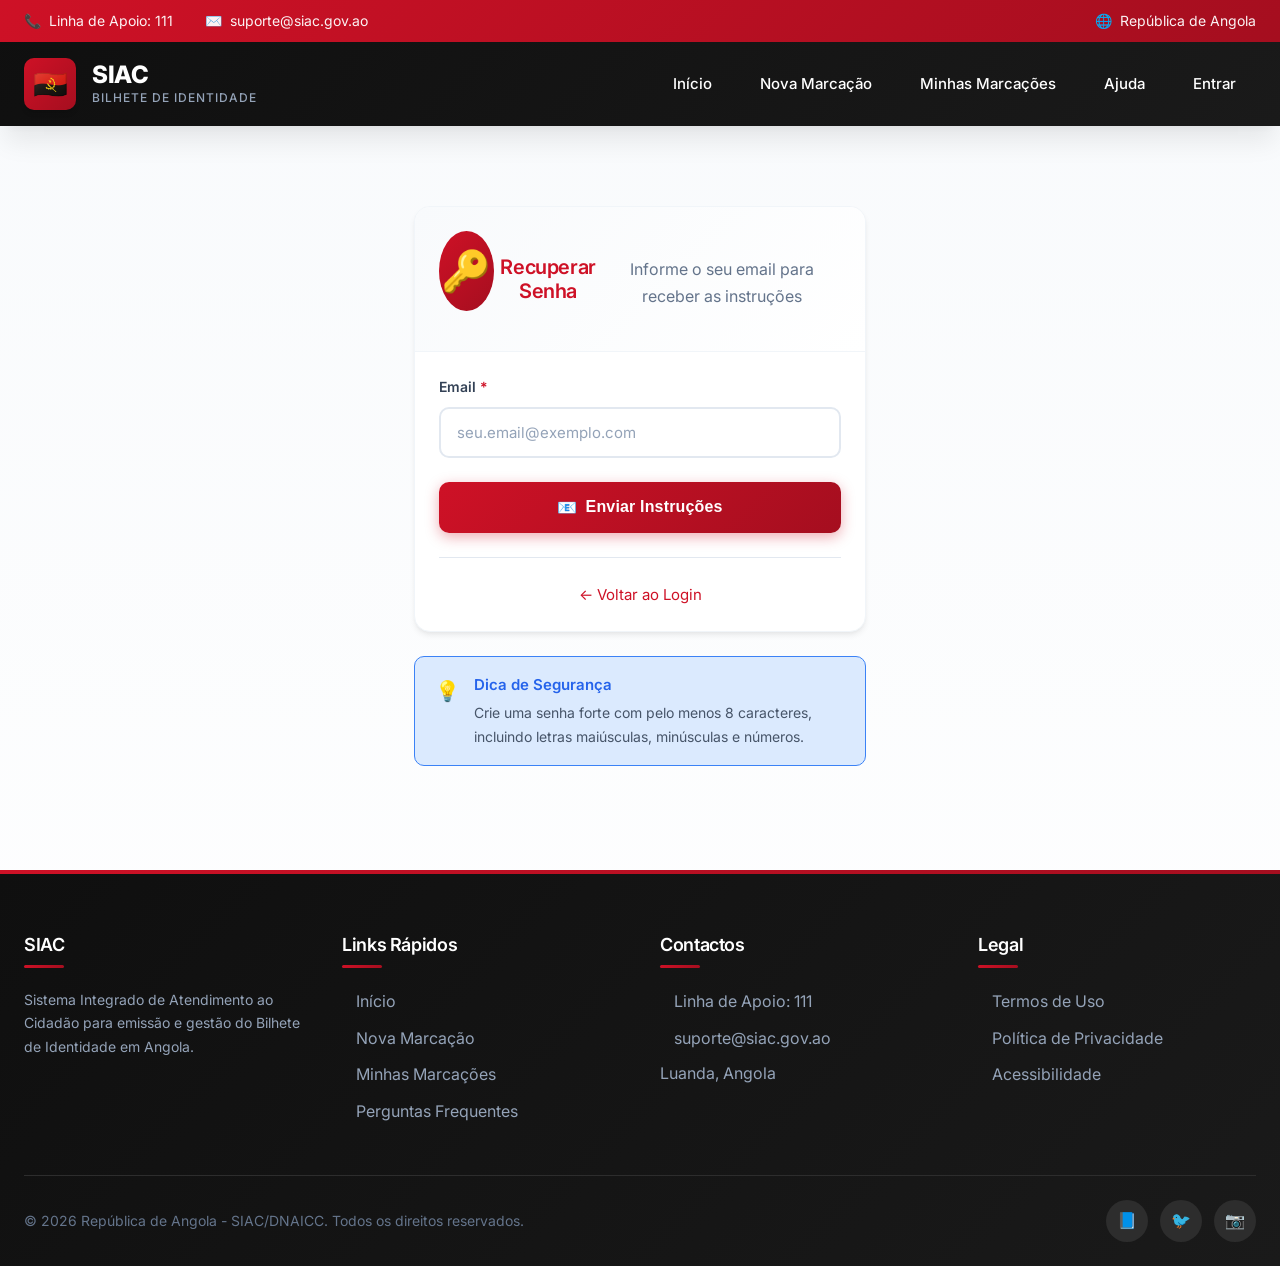
<file: recuperar-senha.html>
<!DOCTYPE html>
<html lang="pt-AO">
<head>
    <meta charset="UTF-8">
    <meta name="viewport" content="width=device-width, initial-scale=1.0">
    <meta name="description" content="Recuperar Senha - Sistema de Agendamento do Bilhete de Identidade.">
    <title>Recuperar Senha - SIAC Bilhete de Identidade | Angola</title>
    <link rel="stylesheet" href="style.css">
    <link rel="icon" href="data:image/svg+xml,<svg xmlns='http://www.w3.org/2000/svg' viewBox='0 0 100 100'><text y='.9em' font-size='90'>🇦🇴</text></svg>">
</head>
<body>
    <!-- Header -->
    <header class="header">
        <div class="header-top">
            <div class="container header-top-content">
                <div class="header-top-left">
                    <span class="header-top-item">
                        <span>📞</span> Linha de Apoio: 111
                    </span>
                    <span class="header-top-item">
                        <span>✉️</span> suporte@siac.gov.ao
                    </span>
                </div>
                <div class="header-top-right">
                    <span class="header-top-item">
                        <span>🌐</span> República de Angola
                    </span>
                </div>
            </div>
        </div>
        <div class="header-main">
            <div class="container header-content">
                <a href="index.html" class="logo">
                    <div class="logo-icon">🇦🇴</div>
                    <div class="logo-text">
                        <span class="logo-title">SIAC</span>
                        <span class="logo-subtitle">Bilhete de Identidade</span>
                    </div>
                </a>
                <button class="menu-toggle" aria-label="Abrir menu" aria-expanded="false">
                    ☰
                </button>
                <nav class="nav">
                    <a href="index.html" class="nav-link">Início</a>
                    <a href="marcacao.html" class="nav-link">Nova Marcação</a>
                    <a href="minhas-marcacoes.html" class="nav-link">Minhas Marcações</a>
                    <a href="faq.html" class="nav-link">Ajuda</a>
                    <a href="login.html" class="nav-link">Entrar</a>
                </nav>
            </div>
        </div>
    </header>

    <!-- Main Content -->
    <main>
        <div class="container" style="max-width: 500px; padding: 3rem 1.5rem;">
            <div class="card">
                <div class="card-header" style="text-align: center;">
                    <div style="width: 80px; height: 80px; background: linear-gradient(135deg, var(--angola-red) 0%, var(--angola-red-dark) 100%); border-radius: 50%; display: flex; align-items: center; justify-content: center; margin: 0 auto 1rem; font-size: 2.5rem;">
                        🔑
                    </div>
                    <h3 style="margin: 0;">Recuperar Senha</h3>
                    <p style="color: var(--gray-500); margin: 0.5rem 0 0;">Informe o seu email para receber as instruções</p>
                </div>
                <div class="card-body">
                    <!-- Formulário de recuperação -->
                    <div id="formRecuperacao">
                        <form id="recuperarForm" data-validate>
                            <div class="form-group">
                                <label class="form-label required" for="email">Email</label>
                                <input 
                                    type="email" 
                                    id="email" 
                                    name="email" 
                                    class="form-input" 
                                    placeholder="seu.email@exemplo.com"
                                    data-validate='{"required": true, "email": true}'
                                    required
                                >
                                <span class="form-error" style="display: none;"></span>
                            </div>

                            <button type="submit" class="btn btn-primary btn-block btn-lg" id="btnRecuperar">
                                <span>📧</span> Enviar Instruções
                            </button>
                        </form>
                    </div>

                    <!-- Mensagem de sucesso (inicialmente escondida) -->
                    <div id="mensagemSucesso" class="hidden" style="text-align: center;">
                        <div style="width: 80px; height: 80px; background: var(--success-light); border-radius: 50%; display: flex; align-items: center; justify-content: center; margin: 0 auto 1.5rem; font-size: 2.5rem;">
                            ✓
                        </div>
                        <h4 style="color: var(--success);">Email Enviado!</h4>
                        <p style="color: var(--gray-600);">Verifique a sua caixa de entrada e siga as instruções para redefinir a sua senha.</p>
                        <p style="color: var(--gray-500); font-size: 0.875rem; margin-top: 1rem;">Não recebeu? Verifique a pasta de spam ou <a href="#" onclick="mostrarFormulario()">tente novamente</a>.</p>
                    </div>

                    <hr style="border: none; border-top: 1px solid var(--gray-200); margin: 1.5rem 0;">

                    <div style="text-align: center;">
                        <a href="login.html" style="color: var(--angola-red); font-size: 0.9375rem;">
                            ← Voltar ao Login
                        </a>
                    </div>
                </div>
            </div>

            <!-- Dicas de segurança -->
            <div class="alert alert-info" style="margin-top: 1.5rem;">
                <span class="alert-icon">💡</span>
                <div class="alert-content">
                    <div class="alert-title">Dica de Segurança</div>
                    <p style="margin: 0; font-size: 0.875rem;">Crie uma senha forte com pelo menos 8 caracteres, incluindo letras maiúsculas, minúsculas e números.</p>
                </div>
            </div>
        </div>
    </main>

    <!-- Footer -->
    <footer class="footer">
        <div class="container">
            <div class="footer-content">
                <div class="footer-section">
                    <h4>SIAC</h4>
                    <p style="color: var(--gray-400); font-size: 0.875rem;">Sistema Integrado de Atendimento ao Cidadão para emissão e gestão do Bilhete de Identidade em Angola.</p>
                </div>
                <div class="footer-section">
                    <h4>Links Rápidos</h4>
                    <ul>
                        <li><a href="index.html">Início</a></li>
                        <li><a href="marcacao.html">Nova Marcação</a></li>
                        <li><a href="minhas-marcacoes.html">Minhas Marcações</a></li>
                        <li><a href="faq.html">Perguntas Frequentes</a></li>
                    </ul>
                </div>
                <div class="footer-section">
                    <h4>Contactos</h4>
                    <ul>
                        <li><a href="tel:111">Linha de Apoio: 111</a></li>
                        <li><a href="mailto:suporte@siac.gov.ao">suporte@siac.gov.ao</a></li>
                        <li><span style="color: var(--gray-400);">Luanda, Angola</span></li>
                    </ul>
                </div>
                <div class="footer-section">
                    <h4>Legal</h4>
                    <ul>
                        <li><a href="#">Termos de Uso</a></li>
                        <li><a href="#">Política de Privacidade</a></li>
                        <li><a href="#">Acessibilidade</a></li>
                    </ul>
                </div>
            </div>
            <div class="footer-bottom">
                <p>© 2026 República de Angola - SIAC/DNAICC. Todos os direitos reservados.</p>
                <div class="footer-social">
                    <a href="#" aria-label="Facebook">📘</a>
                    <a href="#" aria-label="Twitter">🐦</a>
                    <a href="#" aria-label="Instagram">📷</a>
                </div>
            </div>
        </div>
    </footer>

    <script src="script.js"></script>
    <script>
        function mostrarFormulario() {
            document.getElementById('formRecuperacao').classList.remove('hidden');
            document.getElementById('mensagemSucesso').classList.add('hidden');
            document.getElementById('email').value = '';
        }

        document.getElementById('recuperarForm').addEventListener('submit', function(e) {
            e.preventDefault();
            
            const btnRecuperar = document.getElementById('btnRecuperar');
            const email = document.getElementById('email').value.trim();
            
            // Validar formulário
            if (!SIAC.formValidation.validateForm(this)) {
                return;
            }

            // Mostrar loading
            btnRecuperar.disabled = true;
            btnRecuperar.innerHTML = '<span class="spinner" style="width: 20px; height: 20px; border-width: 2px;"></span> A enviar...';

            // Simular envio
            setTimeout(() => {
                const result = SIAC.auth.recoverPassword(email);
                
                if (result.success) {
                    document.getElementById('formRecuperacao').classList.add('hidden');
                    document.getElementById('mensagemSucesso').classList.remove('hidden');
                    SIAC.notifications.success(result.message);
                } else {
                    SIAC.notifications.error(result.message);
                    btnRecuperar.disabled = false;
                    btnRecuperar.innerHTML = '<span>📧</span> Enviar Instruções';
                }
            }, 1500);
        });
    </script>
</body>
</html>
</file>
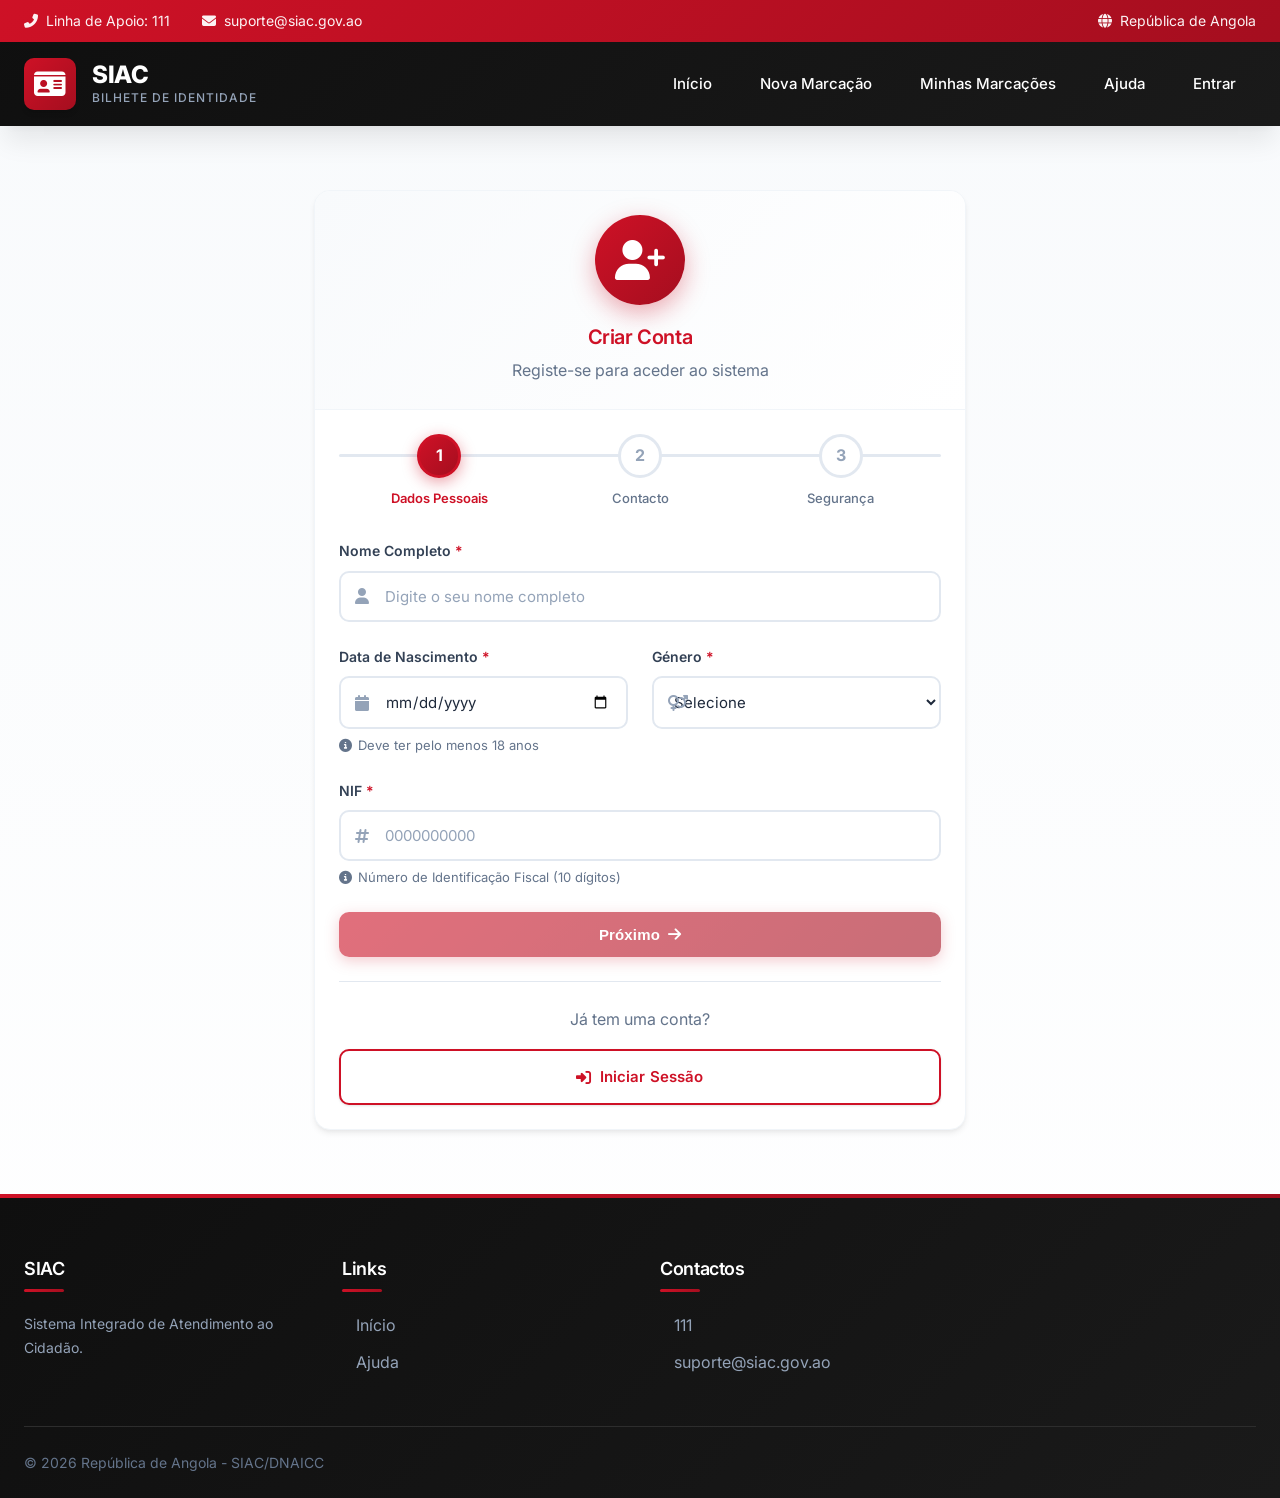
<file: registro.html>
<!DOCTYPE html>
<html lang="pt-AO">
<head>
    <meta charset="UTF-8">
    <meta name="viewport" content="width=device-width, initial-scale=1.0">
    <meta name="description" content="Registo - Crie a sua conta no Sistema de Agendamento do Bilhete de Identidade.">
    <title>Registo - SIAC Bilhete de Identidade | Angola</title>
    <link rel="stylesheet" href="https://cdnjs.cloudflare.com/ajax/libs/font-awesome/6.4.0/css/all.min.css">
    <link rel="stylesheet" href="style.css">
    <link rel="icon" href="data:image/svg+xml,<svg xmlns='http://www.w3.org/2000/svg' viewBox='0 0 100 100'><text y='.9em' font-size='90'>🇦🇴</text></svg>">
</head>
<body>
    <!-- Header -->
    <header class="header">
        <div class="header-top">
            <div class="container header-top-content">
                <div class="header-top-left">
                    <span class="header-top-item">
                        <i class="fas fa-phone-alt"></i> Linha de Apoio: 111
                    </span>
                    <span class="header-top-item">
                        <i class="fas fa-envelope"></i> suporte@siac.gov.ao
                    </span>
                </div>
                <div class="header-top-right">
                    <span class="header-top-item">
                        <i class="fas fa-globe"></i> República de Angola
                    </span>
                </div>
            </div>
        </div>
        <div class="header-main">
            <div class="container header-content">
                <a href="index.html" class="logo">
                    <div class="logo-icon">
                        <i class="fas fa-id-card"></i>
                    </div>
                    <div class="logo-text">
                        <span class="logo-title">SIAC</span>
                        <span class="logo-subtitle">Bilhete de Identidade</span>
                    </div>
                </a>
                <button class="menu-toggle" aria-label="Abrir menu" aria-expanded="false">
                    <i class="fas fa-bars"></i>
                </button>
                <nav class="nav">
                    <a href="index.html" class="nav-link">Início</a>
                    <a href="marcacao.html" class="nav-link">Nova Marcação</a>
                    <a href="minhas-marcacoes.html" class="nav-link">Minhas Marcações</a>
                    <a href="faq.html" class="nav-link">Ajuda</a>
                    <a href="login.html" class="nav-link">Entrar</a>
                </nav>
            </div>
        </div>
    </header>

    <!-- Main Content -->
    <main>
        <div class="container" style="max-width: 700px; padding: 2rem 1.5rem;">
            <div class="card" style="animation: fadeInUp 0.6s ease-out;">
                <div class="card-header" style="text-align: center; flex-direction: column;">
                    <div style="width: 90px; height: 90px; background: var(--angola-red-gradient); border-radius: 50%; display: flex; align-items: center; justify-content: center; margin: 0 auto 1.25rem; font-size: 2.5rem; color: var(--white); box-shadow: 0 8px 25px rgba(206, 17, 38, 0.35);">
                        <i class="fas fa-user-plus"></i>
                    </div>
                    <h3 style="margin: 0;">Criar Conta</h3>
                    <p style="color: var(--gray-500); margin: 0.5rem 0 0;">Registe-se para aceder ao sistema</p>
                </div>
                <div class="card-body">
                    <!-- Stepper -->
                    <div class="stepper" style="margin-bottom: 2rem;">
                        <div class="stepper-progress" style="width: 0%;"></div>
                        <div class="step active" data-step="1">
                            <div class="step-number"><span>1</span></div>
                            <span class="step-label">Dados Pessoais</span>
                        </div>
                        <div class="step" data-step="2">
                            <div class="step-number"><span>2</span></div>
                            <span class="step-label">Contacto</span>
                        </div>
                        <div class="step" data-step="3">
                            <div class="step-number"><span>3</span></div>
                            <span class="step-label">Segurança</span>
                        </div>
                    </div>

                    <form id="registroForm" data-validate>
                        <!-- Etapa 1: Dados Pessoais -->
                        <div id="step1" class="form-step">
                            <div class="form-group">
                                <label class="form-label required" for="nomeCompleto">Nome Completo</label>
                                <div class="input-icon-wrapper">
                                    <i class="fas fa-user input-icon"></i>
                                    <input 
                                        type="text" 
                                        id="nomeCompleto" 
                                        name="nomeCompleto" 
                                        class="form-input" 
                                        placeholder="Digite o seu nome completo"
                                        data-validate='{"required": true, "minLength": 5}'
                                        required
                                    >
                                </div>
                                <span class="form-error" style="display: none;"></span>
                            </div>

                            <div class="grid grid-2">
                                <div class="form-group">
                                    <label class="form-label required" for="dataNascimento">Data de Nascimento</label>
                                    <div class="input-icon-wrapper">
                                        <i class="fas fa-calendar input-icon"></i>
                                        <input 
                                            type="date" 
                                            id="dataNascimento" 
                                            name="dataNascimento" 
                                            class="form-input"
                                            data-validate='{"required": true}'
                                            required
                                        >
                                    </div>
                                    <span class="form-error" style="display: none;"></span>
                                    <span class="form-hint"><i class="fas fa-info-circle"></i> Deve ter pelo menos 18 anos</span>
                                </div>

                                <div class="form-group">
                                    <label class="form-label required" for="genero">Género</label>
                                    <div class="input-icon-wrapper">
                                        <i class="fas fa-venus-mars input-icon"></i>
                                        <select 
                                            id="genero" 
                                            name="genero" 
                                            class="form-select"
                                            data-validate='{"required": true}'
                                            required
                                        >
                                            <option value="">Selecione</option>
                                            <option value="masculino">Masculino</option>
                                            <option value="feminino">Feminino</option>
                                        </select>
                                    </div>
                                    <span class="form-error" style="display: none;"></span>
                                </div>
                            </div>

                            <div class="form-group">
                                <label class="form-label required" for="nif">NIF</label>
                                <div class="input-icon-wrapper">
                                    <i class="fas fa-hashtag input-icon"></i>
                                    <input 
                                        type="text" 
                                        id="nif" 
                                        name="nif" 
                                        class="form-input" 
                                        placeholder="0000000000"
                                        data-mask="nif"
                                        data-validate='{"required": true, "nif": true}'
                                        maxlength="10"
                                        required
                                    >
                                </div>
                                <span class="form-error" style="display: none;"></span>
                                <span class="form-hint"><i class="fas fa-info-circle"></i> Número de Identificação Fiscal (10 dígitos)</span>
                            </div>

                            <button type="button" class="btn btn-primary btn-block" onclick="nextStep(2)" id="btnStep1" disabled>
                                Próximo <i class="fas fa-arrow-right"></i>
                            </button>
                        </div>

                        <!-- Etapa 2: Contacto -->
                        <div id="step2" class="form-step hidden">
                            <div class="grid grid-2">
                                <div class="form-group">
                                    <label class="form-label required" for="email">Email</label>
                                    <div class="input-icon-wrapper">
                                        <i class="fas fa-envelope input-icon"></i>
                                        <input 
                                            type="email" 
                                            id="email" 
                                            name="email" 
                                            class="form-input" 
                                            placeholder="seu.email@exemplo.com"
                                            data-validate='{"required": true, "email": true}'
                                            required
                                        >
                                    </div>
                                    <span class="form-error" style="display: none;"></span>
                                </div>

                                <div class="form-group">
                                    <label class="form-label required" for="telefone">Telefone</label>
                                    <div class="input-icon-wrapper">
                                        <i class="fas fa-phone input-icon"></i>
                                        <input 
                                            type="tel" 
                                            id="telefone" 
                                            name="telefone" 
                                            class="form-input" 
                                            placeholder="+244 900 000 000"
                                            pattern="^(\+244)?9\d{8}$"
                                            required
                                        >
                                    </div>
                                    <span class="form-error" style="display: none;"></span>
                                    <span class="form-hint"><i class="fas fa-info-circle"></i> Número de telemóvel angolano</span>
                                </div>
                            </div>

                            <div class="grid grid-2">
                                <div class="form-group">
                                    <label class="form-label required" for="provincia">Província</label>
                                    <div class="input-icon-wrapper">
                                        <i class="fas fa-map-marker-alt input-icon"></i>
                                        <select 
                                            id="provincia" 
                                            name="provincia" 
                                            class="form-select"
                                            data-validate='{"required": true}'
                                            required
                                        >
                                            <option value="">Selecione</option>
                                            <option value="luanda">Luanda</option>
                                            <option value="benguela">Benguela</option>
                                            <option value="huambo">Huambo</option>
                                            <option value="lubango">Lubango (Huíla)</option>
                                            <option value="cabinda">Cabinda</option>
                                            <option value="malanje">Malanje</option>
                                            <option value="lobito">Lobito</option>
                                            <option value="uige">Uíge</option>
                                            <option value="kuito">Kuito (Bié)</option>
                                            <option value="menongue">Menongue</option>
                                            <option value="ondo">Ondjiva</option>
                                            <option value="sumbe">Sumbe</option>
                                            <option value="n'dalatando">N'dalatando</option>
                                            <option value="m'banza-kongo">M'banza Kongo</option>
                                            <option value="saurimo">Saurimo</option>
                                            <option value="lucapa">Lucapa</option>
                                            <option value="calulo">Calulo</option>
                                            <option value="namibe">Namibe</option>
                                        </select>
                                    </div>
                                    <span class="form-error" style="display: none;"></span>
                                </div>

                                <div class="form-group">
                                    <label class="form-label required" for="municipio">Município</label>
                                    <div class="input-icon-wrapper">
                                        <i class="fas fa-city input-icon"></i>
                                        <input 
                                            type="text" 
                                            id="municipio" 
                                            name="municipio" 
                                            class="form-input" 
                                            placeholder="Digite o seu município"
                                            data-validate='{"required": true}'
                                            required
                                        >
                                    </div>
                                    <span class="form-error" style="display: none;"></span>
                                </div>
                            </div>

                            <div class="form-group">
                                <label class="form-label required" for="endereco">Endereço</label>
                                <div class="input-icon-wrapper">
                                    <i class="fas fa-home input-icon" style="top: 1.25rem;"></i>
                                    <textarea 
                                        id="endereco" 
                                        name="endereco" 
                                        class="form-textarea" 
                                        placeholder="Digite o seu endereço completo"
                                        data-validate='{"required": true, "minLength": 10}'
                                        style="padding-left: 2.75rem;"
                                        rows="3"
                                        required
                                    ></textarea>
                                </div>
                                <span class="form-error" style="display: none;"></span>
                            </div>

                            <div style="display: flex; gap: 1rem;">
                                <button type="button" class="btn btn-outline" onclick="prevStep(1)" style="flex: 1;">
                                    <i class="fas fa-arrow-left"></i> Anterior
                                </button>
                                <button type="button" class="btn btn-primary" onclick="nextStep(3)" id="btnStep2" disabled style="flex: 1;">
                                    Próximo <i class="fas fa-arrow-right"></i>
                                </button>
                            </div>
                        </div>

                        <!-- Etapa 3: Segurança -->
                        <div id="step3" class="form-step hidden">
                            <div class="form-group">
                                <label class="form-label required" for="senha">Senha</label>
                                <div class="input-icon-wrapper">
                                    <i class="fas fa-lock input-icon"></i>
                                    <input 
                                        type="password" 
                                        id="senha" 
                                        name="senha" 
                                        class="form-input" 
                                        placeholder="Crie uma senha segura"
                                        data-validate='{"required": true, "minLength": 8}'
                                        required
                                    >
                                </div>
                                <button type="button" class="btn btn-ghost btn-sm" onclick="togglePassword('senha', this)" style="position: absolute; right: 0.5rem; top: 2.25rem; padding: 0.5rem;">
                                    <i class="fas fa-eye"></i>
                                </button>
                                <span class="form-error" style="display: none;"></span>
                                <span class="form-hint"><i class="fas fa-info-circle"></i> Mínimo 8 caracteres, inclua letras e números</span>
                            </div>

                            <div class="form-group">
                                <label class="form-label required" for="confirmarSenha">Confirmar Senha</label>
                                <div class="input-icon-wrapper">
                                    <i class="fas fa-lock input-icon"></i>
                                    <input 
                                        type="password" 
                                        id="confirmarSenha" 
                                        name="confirmarSenha" 
                                        class="form-input" 
                                        placeholder="Confirme a sua senha"
                                        data-validate='{"required": true, "match": "#senha"}'
                                        required
                                    >
                                </div>
                                <button type="button" class="btn btn-ghost btn-sm" onclick="togglePassword('confirmarSenha', this)" style="position: absolute; right: 0.5rem; top: 2.25rem; padding: 0.5rem;">
                                    <i class="fas fa-eye"></i>
                                </button>
                                <span class="form-error" style="display: none;"></span>
                            </div>

                            <div class="form-group">
                                <label class="form-check">
                                    <input type="checkbox" class="form-check-input" id="termos" required>
                                    <span class="form-check-label">
                                        Li e aceito os <a href="#" target="_blank">Termos de Uso</a> e a <a href="#" target="_blank">Política de Privacidade</a>
                                    </span>
                                </label>
                            </div>

                            <div class="form-group">
                                <label class="form-check">
                                    <input type="checkbox" class="form-check-input" id="notificacoes" checked>
                                    <span class="form-check-label">
                                        <i class="fas fa-bell"></i> Desejo receber notificações por email e SMS
                                    </span>
                                </label>
                            </div>

                            <div style="display: flex; gap: 1rem;">
                                <button type="button" class="btn btn-outline" onclick="prevStep(2)" style="flex: 1;">
                                    <i class="fas fa-arrow-left"></i> Anterior
                                </button>
                                <button type="submit" class="btn btn-success" id="btnRegistro" style="flex: 1;">
                                    <i class="fas fa-check"></i> Criar Conta
                                </button>
                            </div>
                        </div>
                    </form>

                    <hr style="border: none; border-top: 1px solid var(--gray-200); margin: 1.5rem 0;">

                    <div style="text-align: center;">
                        <p style="color: var(--gray-500); margin-bottom: 1rem;">Já tem uma conta?</p>
                        <a href="login.html" class="btn btn-secondary btn-block">
                            <i class="fas fa-sign-in-alt"></i> Iniciar Sessão
                        </a>
                    </div>
                </div>
            </div>
        </div>
    </main>

    <!-- Footer -->
    <footer class="footer">
        <div class="container">
            <div class="footer-content">
                <div class="footer-section">
                    <h4>SIAC</h4>
                    <p style="color: var(--gray-400); font-size: 0.875rem;">Sistema Integrado de Atendimento ao Cidadão.</p>
                </div>
                <div class="footer-section">
                    <h4>Links</h4>
                    <ul>
                        <li><a href="index.html">Início</a></li>
                        <li><a href="faq.html">Ajuda</a></li>
                    </ul>
                </div>
                <div class="footer-section">
                    <h4>Contactos</h4>
                    <ul>
                        <li><a href="tel:111">111</a></li>
                        <li><a href="mailto:suporte@siac.gov.ao">suporte@siac.gov.ao</a></li>
                    </ul>
                </div>
            </div>
            <div class="footer-bottom">
                <p>© 2026 República de Angola - SIAC/DNAICC</p>
            </div>
        </div>
    </footer>

    <script src="script.js"></script>
    <script>
        let currentStep = 1;

        // Toggle password visibility
        function togglePassword(fieldId, btn) {
            const field = document.getElementById(fieldId);
            const icon = btn.querySelector('i');
            if (field.type === 'password') {
                field.type = 'text';
                icon.classList.remove('fa-eye');
                icon.classList.add('fa-eye-slash');
            } else {
                field.type = 'password';
                icon.classList.remove('fa-eye-slash');
                icon.classList.add('fa-eye');
            }
        }

        // Atualizar progresso do stepper
        function updateStepperProgress() {
            const progress = ((currentStep - 1) / 2) * 100;
            document.querySelector('.stepper-progress').style.width = progress + '%';
        }

        // Próximo passo
        function nextStep(step) {
            const currentStepEl = document.getElementById(`step${currentStep}`);
            const inputs = currentStepEl.querySelectorAll('[data-validate]');
            
            // Validar campos do passo atual
            let isValid = true;
            inputs.forEach(input => {
                let rules;
                try {
                    rules = JSON.parse(input.dataset.validate || '{}');
                } catch {
                    rules = {};
                }
                const result = SIAC.formValidation.validateField(input, rules);
                if (!result.valid) {
                    isValid = false;
                }
            });

            if (!isValid) {
                SIAC.notifications.error('Por favor, preencha todos os campos obrigatórios correctamente');
                return;
            }

            // Esconder passo atual
            currentStepEl.classList.add('hidden');
            
            // Mostrar próximo passo
            document.getElementById(`step${step}`).classList.remove('hidden');
            
            // Atualizar stepper
            document.querySelector(`.step[data-step="${currentStep}"]`).classList.remove('active');
            document.querySelector(`.step[data-step="${currentStep}"]`).classList.add('completed');
            document.querySelector(`.step[data-step="${step}"]`).classList.add('active');
            
            currentStep = step;
            updateStepperProgress();
        }

        // Passo anterior
        function prevStep(step) {
            document.getElementById(`step${currentStep}`).classList.add('hidden');
            document.getElementById(`step${step}`).classList.remove('hidden');
            
            document.querySelector(`.step[data-step="${currentStep}"]`).classList.remove('active');
            document.querySelector(`.step[data-step="${step}"]`).classList.remove('completed');
            document.querySelector(`.step[data-step="${step}"]`).classList.add('active');
            
            currentStep = step;
            updateStepperProgress();
        }

        // Habilitar/desabilitar botões baseado na validação
        function setupStepValidation(stepNum) {
            const stepEl = document.getElementById(`step${stepNum}`);
            const btn = document.getElementById(`btnStep${stepNum}`);
            const inputs = stepEl.querySelectorAll('[data-validate]');
            
            function checkValidity() {
                let allFilled = true;
                inputs.forEach(input => {
                    let rules;
                    try {
                        rules = JSON.parse(input.dataset.validate || '{}');
                    } catch {
                        rules = {};
                    }
                    if (rules.required && !input.value.trim()) {
                        allFilled = false;
                    }
                });
                btn.disabled = !allFilled;
            }
            
            inputs.forEach(input => {
                input.addEventListener('input', checkValidity);
            });
            
            checkValidity();
        }

        // Setup validation for steps
        setupStepValidation(1);
        setupStepValidation(2);

        // Registro form handler
        document.getElementById('registroForm').addEventListener('submit', function(e) {
            e.preventDefault();
            
            const btnRegistro = document.getElementById('btnRegistro');
            
            // Verificar termos
            if (!document.getElementById('termos').checked) {
                SIAC.notifications.error('Deve aceitar os Termos de Uso e Política de Privacidade');
                return;
            }

            // Coletar dados
            const userData = {
                nome: document.getElementById('nomeCompleto').value.trim(),
                dataNascimento: document.getElementById('dataNascimento').value,
                genero: document.getElementById('genero').value,
                nif: document.getElementById('nif').value.trim(),
                email: document.getElementById('email').value.trim(),
                telefone: document.getElementById('telefone').value.trim(),
                provincia: document.getElementById('provincia').value,
                municipio: document.getElementById('municipio').value.trim(),
                endereco: document.getElementById('endereco').value.trim(),
                password: document.getElementById('senha').value,
                notificacoes: document.getElementById('notificacoes').checked
            };

            // Mostrar loading
            btnRegistro.disabled = true;
            btnRegistro.innerHTML = '<span class="spinner spinner-sm"></span> A processar...';

            // Simular delay
            setTimeout(() => {
                const result = SIAC.auth.register(userData);
                
                if (result.success) {
                    SIAC.notifications.success(result.message);
                    setTimeout(() => {
                        window.location.href = 'minhas-marcacoes.html?welcome=true';
                    }, 1500);
                } else {
                    SIAC.notifications.error(result.message);
                    btnRegistro.disabled = false;
                    btnRegistro.innerHTML = '<i class="fas fa-check"></i> Criar Conta';
                }
            }, 1500);
        });
    </script>
</body>
</html>
</file>
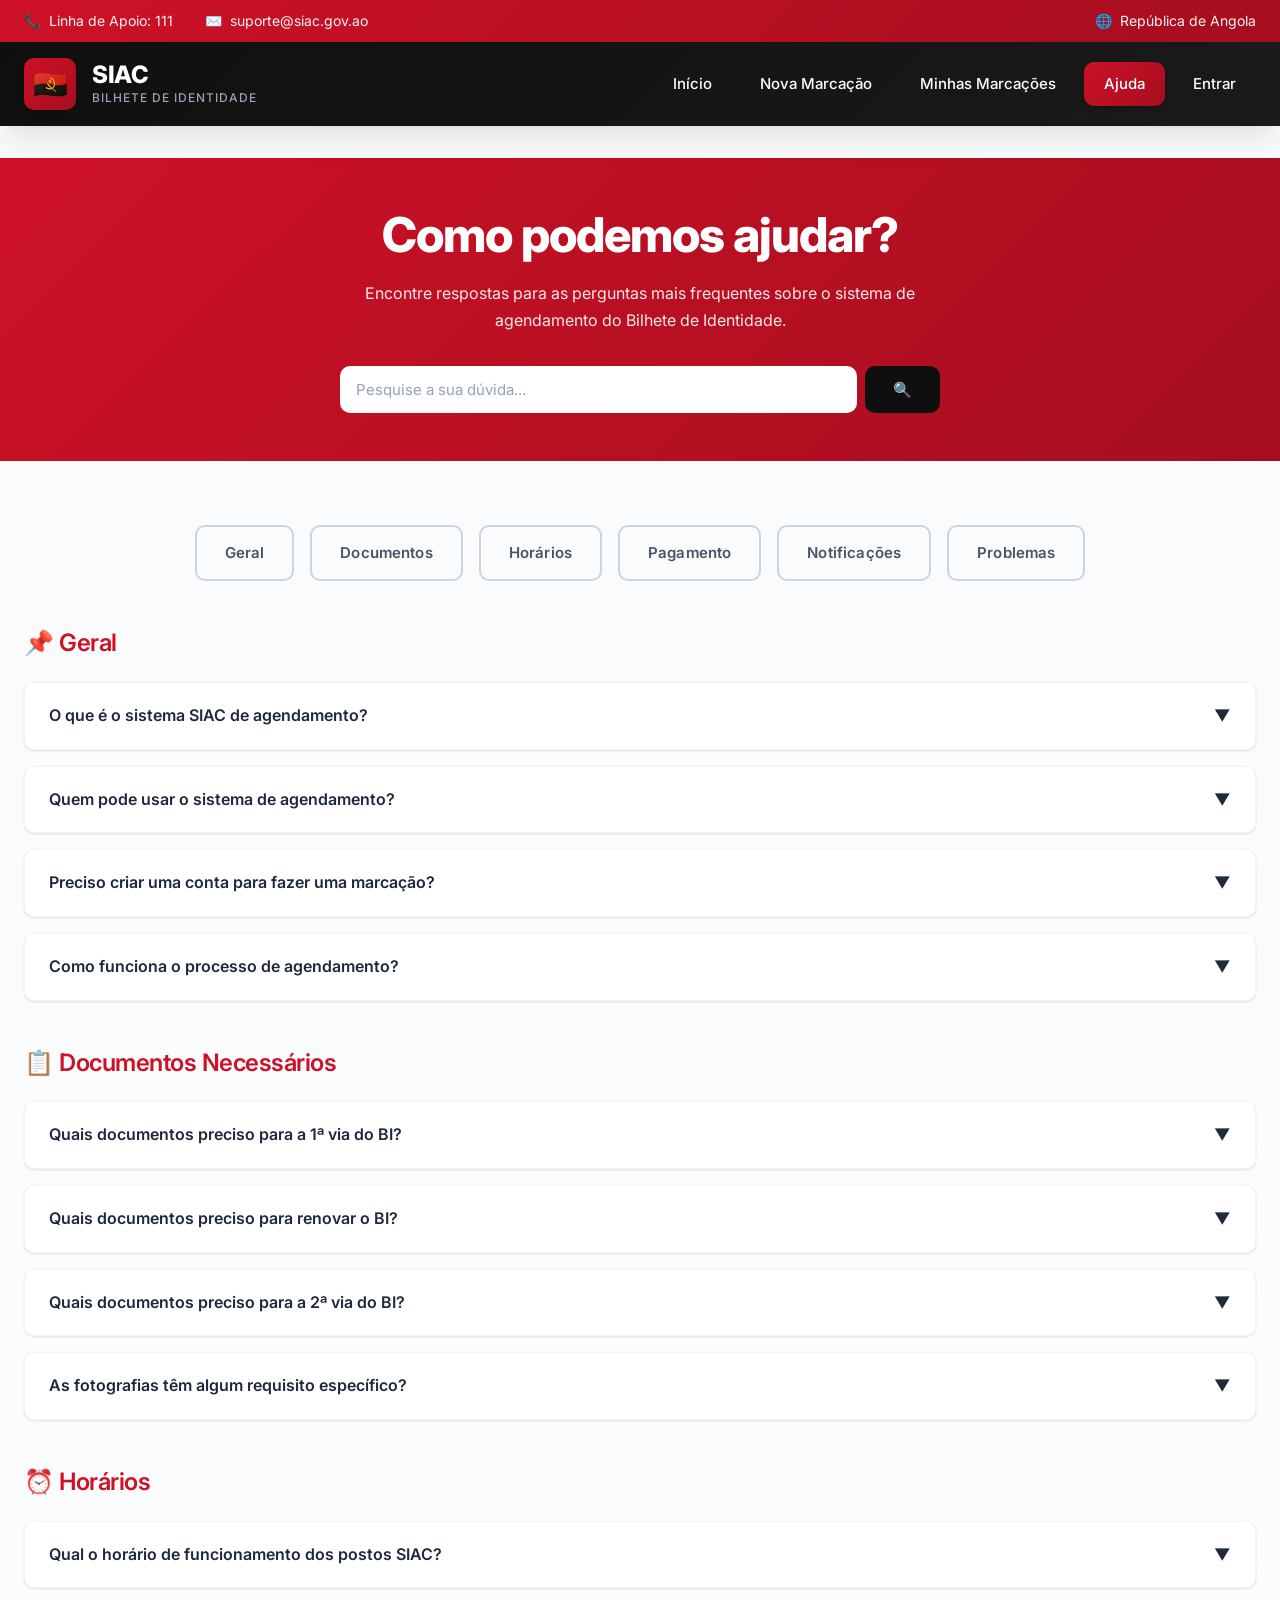
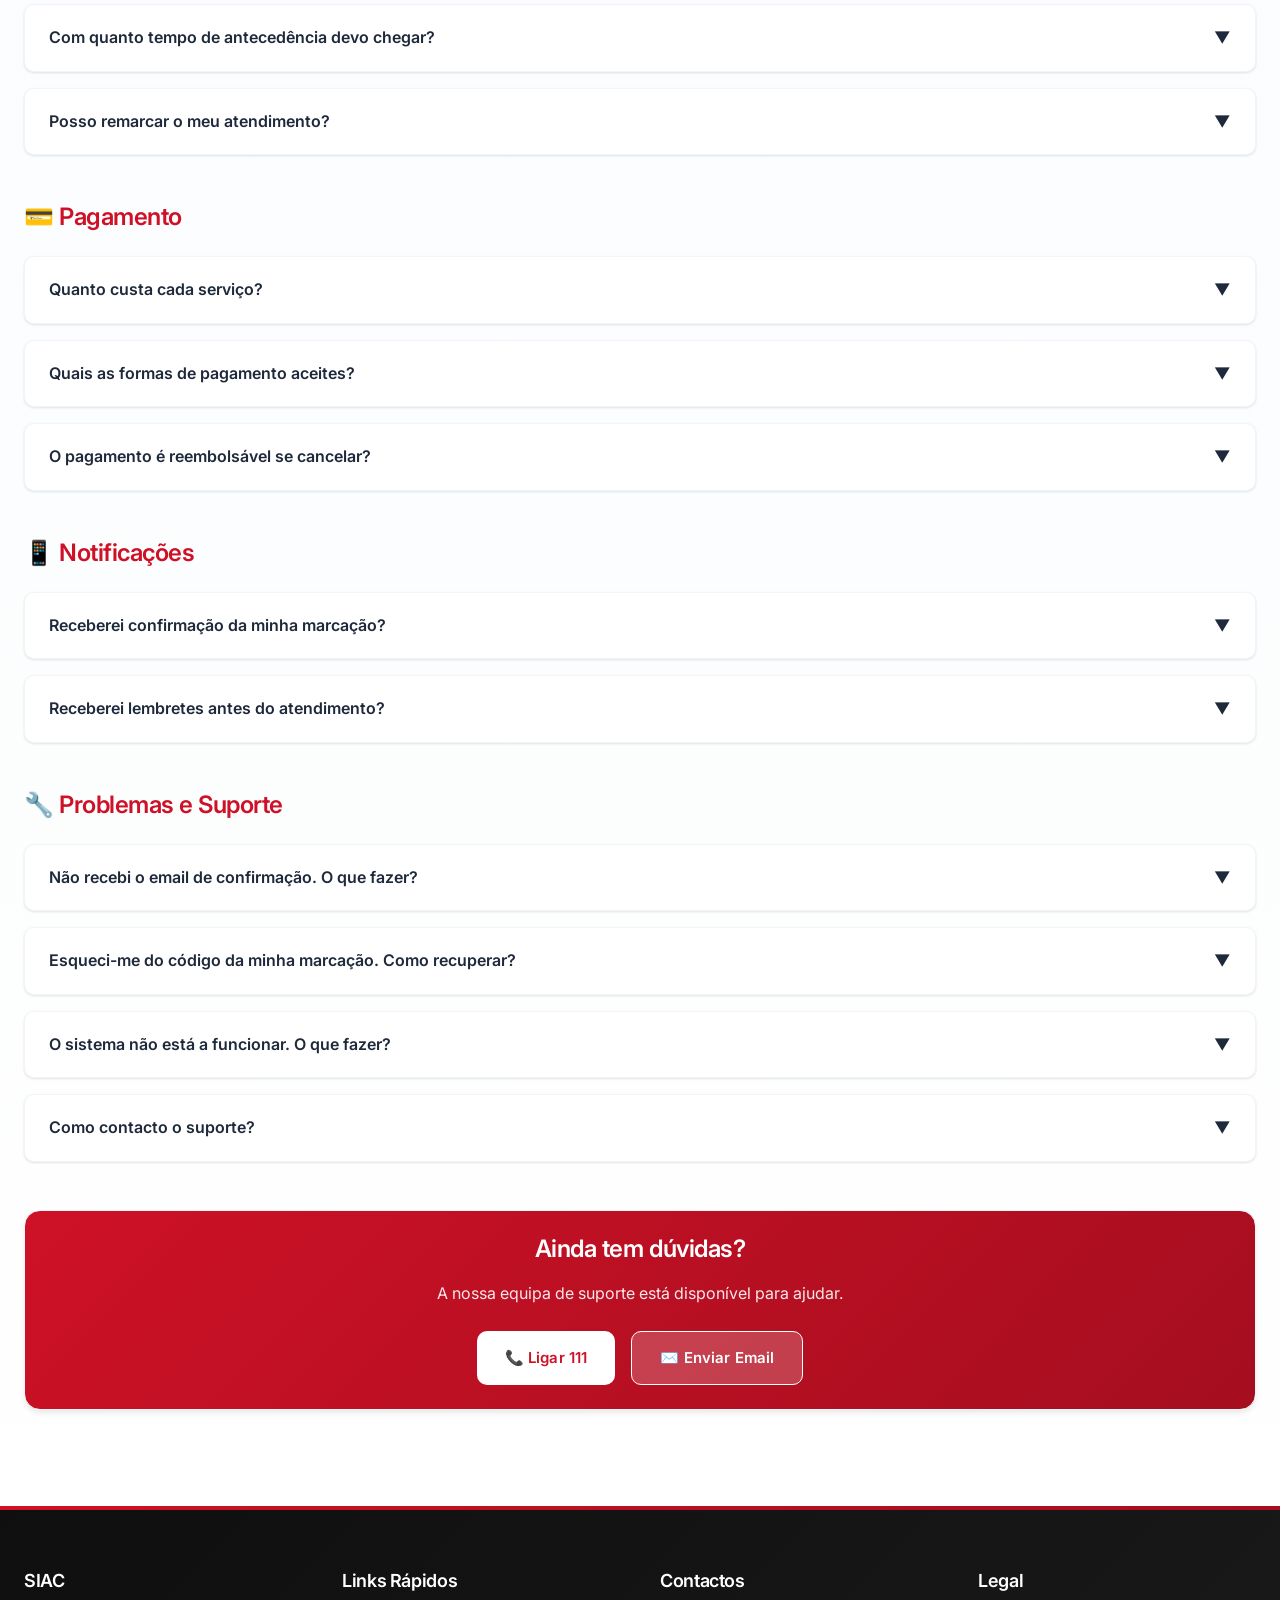
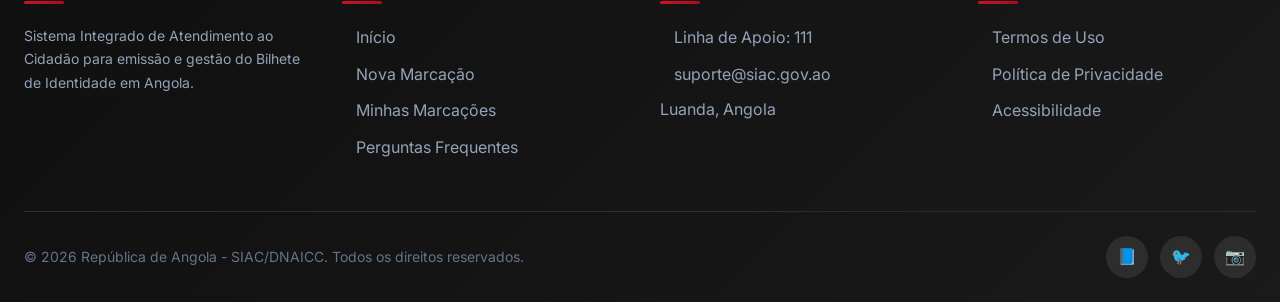
<file: BI/faq.html>
<!DOCTYPE html>
<html lang="pt-AO">
<head>
    <meta charset="UTF-8">
    <meta name="viewport" content="width=device-width, initial-scale=1.0">
    <meta name="description" content="Perguntas Frequentes - Sistema de Agendamento do Bilhete de Identidade.">
    <title>Perguntas Frequentes - SIAC Bilhete de Identidade | Angola</title>
    <link rel="stylesheet" href="style.css">
    <link rel="icon" href="data:image/svg+xml,<svg xmlns='http://www.w3.org/2000/svg' viewBox='0 0 100 100'><text y='.9em' font-size='90'>🇦🇴</text></svg>">
</head>
<body>
    <!-- Header -->
    <header class="header">
        <div class="header-top">
            <div class="container header-top-content">
                <div class="header-top-left">
                    <span class="header-top-item">
                        <span>📞</span> Linha de Apoio: 111
                    </span>
                    <span class="header-top-item">
                        <span>✉️</span> suporte@siac.gov.ao
                    </span>
                </div>
                <div class="header-top-right">
                    <span class="header-top-item">
                        <span>🌐</span> República de Angola
                    </span>
                </div>
            </div>
        </div>
        <div class="header-main">
            <div class="container header-content">
                <a href="index.html" class="logo">
                    <div class="logo-icon">🇦🇴</div>
                    <div class="logo-text">
                        <span class="logo-title">SIAC</span>
                        <span class="logo-subtitle">Bilhete de Identidade</span>
                    </div>
                </a>
                <button class="menu-toggle" aria-label="Abrir menu" aria-expanded="false">
                    ☰
                </button>
                <nav class="nav">
                    <a href="index.html" class="nav-link">Início</a>
                    <a href="marcacao.html" class="nav-link">Nova Marcação</a>
                    <a href="minhas-marcacoes.html" class="nav-link">Minhas Marcações</a>
                    <a href="faq.html" class="nav-link active">Ajuda</a>
                    <a href="login.html" class="nav-link">Entrar</a>
                </nav>
            </div>
        </div>
    </header>

    <!-- Main Content -->
    <main>
        <!-- Hero Section -->
        <section style="background: linear-gradient(135deg, var(--angola-red) 0%, var(--angola-red-dark) 100%); color: white; padding: 3rem 0;">
            <div class="container" style="text-align: center;">
                <h1 style="color: white; margin-bottom: 1rem;">Como podemos ajudar?</h1>
                <p style="color: rgba(255,255,255,0.9); max-width: 600px; margin: 0 auto;">Encontre respostas para as perguntas mais frequentes sobre o sistema de agendamento do Bilhete de Identidade.</p>
                
                <!-- Busca -->
                <div style="max-width: 600px; margin: 2rem auto 0;">
                    <div class="input-group">
                        <input 
                            type="text" 
                            id="buscaFaq" 
                            class="form-input" 
                            placeholder="Pesquise a sua dúvida..."
                            style="background: white; border: none;"
                            onkeyup="buscarFaq()"
                        >
                        <button type="button" class="btn" style="background: var(--angola-black); color: white;">
                            🔍
                        </button>
                    </div>
                </div>
            </div>
        </section>

        <!-- FAQ Content -->
        <section class="section">
            <div class="container">
                <!-- Categorias -->
                <div style="display: flex; gap: 1rem; justify-content: center; flex-wrap: wrap; margin-bottom: 3rem;">
                    <a href="#geral" class="btn btn-outline">Geral</a>
                    <a href="#documentos" class="btn btn-outline">Documentos</a>
                    <a href="#horarios" class="btn btn-outline">Horários</a>
                    <a href="#pagamento" class="btn btn-outline">Pagamento</a>
                    <a href="#notificacoes" class="btn btn-outline">Notificações</a>
                    <a href="#problemas" class="btn btn-outline">Problemas</a>
                </div>

                <!-- Geral -->
                <div id="geral" class="faq-section" style="margin-bottom: 3rem;">
                    <h3 style="color: var(--angola-red); margin-bottom: 1.5rem;">📌 Geral</h3>
                    
                    <div class="faq-item">
                        <div class="faq-question">
                            <span>O que é o sistema SIAC de agendamento?</span>
                            <span>▼</span>
                        </div>
                        <div class="faq-answer">
                            <p>O Sistema Integrado de Atendimento ao Cidadão (SIAC) é uma plataforma digital desenvolvida pelo Governo de Angola para facilitar o agendamento de serviços relacionados ao Bilhete de Identidade. Permite aos cidadãos marcarem atendimentos nos postos SIAC de forma rápida e conveniente, evitando filas e tempo de espera.</p>
                        </div>
                    </div>

                    <div class="faq-item">
                        <div class="faq-question">
                            <span>Quem pode usar o sistema de agendamento?</span>
                            <span>▼</span>
                        </div>
                        <div class="faq-answer">
                            <p>Qualquer cidadão angolano maior de 18 anos pode utilizar o sistema para:</p>
                            <ul style="margin-top: 0.5rem; padding-left: 1.5rem;">
                                <li>Solicitar a 1ª via do Bilhete de Identidade</li>
                                <li>Renovar o BI vencido</li>
                                <li>Solicitar 2ª via em caso de perda, furto ou deterioração</li>
                            </ul>
                        </div>
                    </div>

                    <div class="faq-item">
                        <div class="faq-question">
                            <span>Preciso criar uma conta para fazer uma marcação?</span>
                            <span>▼</span>
                        </div>
                        <div class="faq-answer">
                            <p>Sim, é necessário criar uma conta para realizar marcações. O registo é gratuito e permite:</p>
                            <ul style="margin-top: 0.5rem; padding-left: 1.5rem;">
                                <li>Gerenciar todas as suas marcações</li>
                                <li>Receber notificações e lembretes</li>
                                <li>Cancelar ou remarcar atendimentos</li>
                                <li>Consultar o histórico de serviços</li>
                            </ul>
                        </div>
                    </div>

                    <div class="faq-item">
                        <div class="faq-question">
                            <span>Como funciona o processo de agendamento?</span>
                            <span>▼</span>
                        </div>
                        <div class="faq-answer">
                            <p>O processo de agendamento é simples e rápido:</p>
                            <ol style="margin-top: 0.5rem; padding-left: 1.5rem;">
                                <li>Crie uma conta ou faça login</li>
                                <li>Escolha o tipo de serviço (1ª via, renovação ou 2ª via)</li>
                                <li>Seleccione o posto SIAC mais conveniente</li>
                                <li>Escolha a data e horário disponíveis</li>
                                <li>Preencha os dados pessoais</li>
                                <li>Confirme a marcação e guarde o código</li>
                            </ol>
                        </div>
                    </div>
                </div>

                <!-- Documentos -->
                <div id="documentos" class="faq-section" style="margin-bottom: 3rem;">
                    <h3 style="color: var(--angola-red); margin-bottom: 1.5rem;">📋 Documentos Necessários</h3>
                    
                    <div class="faq-item">
                        <div class="faq-question">
                            <span>Quais documentos preciso para a 1ª via do BI?</span>
                            <span>▼</span>
                        </div>
                        <div class="faq-answer">
                            <p>Para solicitar a 1ª via do Bilhete de Identidade, necessita de:</p>
                            <ul style="margin-top: 0.5rem; padding-left: 1.5rem;">
                                <li><strong>Certidão de nascimento</strong> original ou cópia autenticada</li>
                                <li><strong>Fotografia tipo passe</strong> recente (fundo branco)</li>
                                <li><strong>Comprovativo de residência</strong> (factura de água, luz ou telefone)</li>
                                <li><strong>NIF</strong> (Número de Identificação Fiscal)</li>
                            </ul>
                        </div>
                    </div>

                    <div class="faq-item">
                        <div class="faq-question">
                            <span>Quais documentos preciso para renovar o BI?</span>
                            <span>▼</span>
                        </div>
                        <div class="faq-answer">
                            <p>Para renovar o Bilhete de Identidade, necessita de:</p>
                            <ul style="margin-top: 0.5rem; padding-left: 1.5rem;">
                                <li><strong>BI anterior</strong> (mesmo que vencido)</li>
                                <li><strong>Fotografia tipo passe</strong> recente (fundo branco)</li>
                                <li><strong>Comprovativo de residência atualizado</strong></li>
                            </ul>
                        </div>
                    </div>

                    <div class="faq-item">
                        <div class="faq-question">
                            <span>Quais documentos preciso para a 2ª via do BI?</span>
                            <span>▼</span>
                        </div>
                        <div class="faq-answer">
                            <p>Para solicitar a 2ª via do Bilhete de Identidade, necessita de:</p>
                            <ul style="margin-top: 0.5rem; padding-left: 1.5rem;">
                                <li><strong>Declaração de perda/furto</strong> da polícia (no caso de perda ou furto)</li>
                                <li><strong>Fotografia tipo passe</strong> recente (fundo branco)</li>
                                <li><strong>Comprovativo de residência</strong></li>
                                <li><strong>Cópia do BI</strong> (se disponível)</li>
                            </ul>
                        </div>
                    </div>

                    <div class="faq-item">
                        <div class="faq-question">
                            <span>As fotografias têm algum requisito específico?</span>
                            <span>▼</span>
                        </div>
                        <div class="faq-answer">
                            <p>Sim, as fotografias devem cumprir os seguintes requisitos:</p>
                            <ul style="margin-top: 0.5rem; padding-left: 1.5rem;">
                                <li>Tamanho 3x4 cm (tipo passe)</li>
                                <li>Fundo branco e liso</li>
                                <li>Rosto descoberto (sem óculos de sol, chapéu ou lenços)</li>
                                <li>Expressão neutra</li>
                                <li>Foto recente (menos de 6 meses)</li>
                                <li>Boa qualidade de imagem</li>
                            </ul>
                        </div>
                    </div>
                </div>

                <!-- Horários -->
                <div id="horarios" class="faq-section" style="margin-bottom: 3rem;">
                    <h3 style="color: var(--angola-red); margin-bottom: 1.5rem;">⏰ Horários</h3>
                    
                    <div class="faq-item">
                        <div class="faq-question">
                            <span>Qual o horário de funcionamento dos postos SIAC?</span>
                            <span>▼</span>
                        </div>
                        <div class="faq-answer">
                            <p>Os postos SIAC funcionam de:</p>
                            <ul style="margin-top: 0.5rem; padding-left: 1.5rem;">
                                <li><strong>Segunda a Sexta-feira:</strong> 08:00 - 15:00</li>
                                <li><strong>Sábados, Domingos e Feriados:</strong> Encerrado</li>
                            </ul>
                            <p style="margin-top: 0.5rem;">Recomendamos que chegue com <strong>15 minutos de antecedência</strong> do horário marcado.</p>
                        </div>
                    </div>

                    <div class="faq-item">
                        <div class="faq-question">
                            <span>Com quanto tempo de antecedência devo chegar?</span>
                            <span>▼</span>
                        </div>
                        <div class="faq-answer">
                            <p>Deve chegar ao posto SIAC com <strong>15 minutos de antecedência</strong> do horário marcado. Esta antecedência permite:</p>
                            <ul style="margin-top: 0.5rem; padding-left: 1.5rem;">
                                <li>Confirmar a sua presença no sistema</li>
                                <li>Verificar a documentação</li>
                                <li>Ser atendido no horário previsto</li>
                            </ul>
                            <p style="margin-top: 0.5rem;"><strong>Nota:</strong> Se chegar com mais de 15 minutos de atraso, a marcação poderá ser cancelada.</p>
                        </div>
                    </div>

                    <div class="faq-item">
                        <div class="faq-question">
                            <span>Posso remarcar o meu atendimento?</span>
                            <span>▼</span>
                        </div>
                        <div class="faq-answer">
                            <p>Sim, pode remarcar o seu atendimento seguindo estas condições:</p>
                            <ul style="margin-top: 0.5rem; padding-left: 1.5rem;">
                                <li>A remarcação deve ser feita com pelo menos <strong>24 horas de antecedência</strong></li>
                                <li>Apenas marcações com status "Pendente" ou "Confirmada" podem ser remarcadas</li>
                                <li>Pode remarcar diretamente no sistema, na secção "Minhas Marcações"</li>
                                <li>A nova data estará sujeita à disponibilidade de vagas</li>
                            </ul>
                        </div>
                    </div>
                </div>

                <!-- Pagamento -->
                <div id="pagamento" class="faq-section" style="margin-bottom: 3rem;">
                    <h3 style="color: var(--angola-red); margin-bottom: 1.5rem;">💳 Pagamento</h3>
                    
                    <div class="faq-item">
                        <div class="faq-question">
                            <span>Quanto custa cada serviço?</span>
                            <span>▼</span>
                        </div>
                        <div class="faq-answer">
                            <p>Os valores dos serviços são os seguintes:</p>
                            <ul style="margin-top: 0.5rem; padding-left: 1.5rem;">
                                <li><strong>1ª Via do BI:</strong> 3.500 Kz</li>
                                <li><strong>Renovação de BI:</strong> 2.500 Kz</li>
                                <li><strong>2ª Via do BI:</strong> 5.000 Kz</li>
                            </ul>
                            <p style="margin-top: 0.5rem;">Estes valores estão sujeitos a alterações por deliberação governamental.</p>
                        </div>
                    </div>

                    <div class="faq-item">
                        <div class="faq-question">
                            <span>Quais as formas de pagamento aceites?</span>
                            <span>▼</span>
                        </div>
                        <div class="faq-answer">
                            <p>O pagamento pode ser realizado das seguintes formas:</p>
                            <ul style="margin-top: 0.5rem; padding-left: 1.5rem;">
                                <li><strong>Dinheiro</strong> (no local do atendimento)</li>
                                <li><strong>Multicaixa</strong> (débito directo)</li>
                                <li><strong>Transferência bancária</strong> (com comprovativo)</li>
                                <li><strong>Referência de pagamento</strong> (gerada no sistema)</li>
                            </ul>
                            <p style="margin-top: 0.5rem;">O pagamento é feito <strong>no momento do atendimento</strong>, não sendo necessário pagar no acto da marcação.</p>
                        </div>
                    </div>

                    <div class="faq-item">
                        <div class="faq-question">
                            <span>O pagamento é reembolsável se cancelar?</span>
                            <span>▼</span>
                        </div>
                        <div class="faq-answer">
                            <p>Como o pagamento é feito apenas no momento do atendimento, não há valores a reembolsar em caso de cancelamento da marcação. No entanto, se já tiver efectuado algum pagamento antecipado, deverá:</p>
                            <ul style="margin-top: 0.5rem; padding-left: 1.5rem;">
                                <li>Contactar o posto SIAC onde fez o pagamento</li>
                                <li>Apresentar o comprovativo de pagamento</li>
                                <li>Solicitar o reembolso segundo as normas em vigor</li>
                            </ul>
                        </div>
                    </div>
                </div>

                <!-- Notificações -->
                <div id="notificacoes" class="faq-section" style="margin-bottom: 3rem;">
                    <h3 style="color: var(--angola-red); margin-bottom: 1.5rem;">📱 Notificações</h3>
                    
                    <div class="faq-item">
                        <div class="faq-question">
                            <span>Receberei confirmação da minha marcação?</span>
                            <span>▼</span>
                        </div>
                        <div class="faq-answer">
                            <p>Sim, após confirmar a sua marcação, receberá:</p>
                            <ul style="margin-top: 0.5rem; padding-left: 1.5rem;">
                                <li><strong>Email de confirmação</strong> com todos os detalhes da marcação</li>
                                <li><strong>SMS de confirmação</strong> (se optou por notificações)</li>
                                <li><strong>Código único</strong> de confirmação para consulta</li>
                            </ul>
                            <p style="margin-top: 0.5rem;">Verifique também a pasta de <strong>Spam/Lixo</strong> do seu email se não receber a confirmação.</p>
                        </div>
                    </div>

                    <div class="faq-item">
                        <div class="faq-question">
                            <span>Receberei lembretes antes do atendimento?</span>
                            <span>▼</span>
                        </div>
                        <div class="faq-answer">
                            <p>Sim, o sistema envia lembretes automáticos:</p>
                            <ul style="margin-top: 0.5rem; padding-left: 1.5rem;">
                                <li><strong>24 horas antes</strong> do atendimento (email e SMS)</li>
                                <li><strong>2 horas antes</strong> do atendimento (SMS)</li>
                            </ul>
                            <p style="margin-top: 0.5rem;">Para receber os lembretes, certifique-se de que:</p>
                            <ul style="margin-top: 0.5rem; padding-left: 1.5rem;">
                                <li>O seu email e telefone estão correctos no sistema</li>
                                <li>Optou por receber notificações no registo</li>
                                <li>O seu telefone está ligado e com rede</li>
                            </ul>
                        </div>
                    </div>
                </div>

                <!-- Problemas -->
                <div id="problemas" class="faq-section" style="margin-bottom: 3rem;">
                    <h3 style="color: var(--angola-red); margin-bottom: 1.5rem;">🔧 Problemas e Suporte</h3>
                    
                    <div class="faq-item">
                        <div class="faq-question">
                            <span>Não recebi o email de confirmação. O que fazer?</span>
                            <span>▼</span>
                        </div>
                        <div class="faq-answer">
                            <p>Se não recebeu o email de confirmação:</p>
                            <ol style="margin-top: 0.5rem; padding-left: 1.5rem;">
                                <li>Verifique a pasta de <strong>Spam/Lixo Eletrónico</strong></li>
                                <li>Verifique se o email está correcto no seu perfil</li>
                                <li>Consulte a sua marcação em "Minhas Marcações"</li>
                                <li>Se o problema persistir, contacte o suporte:</li>
                            </ol>
                            <p style="margin-top: 0.5rem;">
                                📞 Linha de Apoio: <strong>111</strong><br>
                                ✉️ Email: <strong>suporte@siac.gov.ao</strong>
                            </p>
                        </div>
                    </div>

                    <div class="faq-item">
                        <div class="faq-question">
                            <span>Esqueci-me do código da minha marcação. Como recuperar?</span>
                            <span>▼</span>
                        </div>
                        <div class="faq-answer">
                            <p>Para recuperar o código da sua marcação:</p>
                            <ol style="margin-top: 0.5rem; padding-left: 1.5rem;">
                                <li>Faça login na sua conta</li>
                                <li>Aceda a "Minhas Marcações"</li>
                                <li>O código será exibido em cada marcação</li>
                            </ol>
                            <p style="margin-top: 0.5rem;">Alternativamente, pode consultar o email de confirmação enviado no momento da marcação.</p>
                        </div>
                    </div>

                    <div class="faq-item">
                        <div class="faq-question">
                            <span>O sistema não está a funcionar. O que fazer?</span>
                            <span>▼</span>
                        </div>
                        <div class="faq-answer">
                            <p>Se estiver a ter problemas técnicos com o sistema:</p>
                            <ol style="margin-top: 0.5rem; padding-left: 1.5rem;">
                                <li>Actualize a página (F5 ou Ctrl+R)</li>
                                <li>Limpe o cache do navegador</li>
                                <li>Tente aceder noutro navegador (Chrome, Firefox, Edge)</li>
                                <li>Verifique a sua ligação à internet</li>
                                <li>Desactive temporariamente bloqueadores de pop-ups</li>
                            </ol>
                            <p style="margin-top: 0.5rem;">Se o problema persistir, contacte o suporte técnico:</p>
                            <p style="margin-top: 0.5rem;">
                                📞 Linha de Apoio: <strong>111</strong><br>
                                ✉️ Email: <strong>suporte@siac.gov.ao</strong>
                            </p>
                        </div>
                    </div>

                    <div class="faq-item">
                        <div class="faq-question">
                            <span>Como contacto o suporte?</span>
                            <span>▼</span>
                        </div>
                        <div class="faq-answer">
                            <p>Pode contactar o suporte do SIAC através de:</p>
                            <ul style="margin-top: 0.5rem; padding-left: 1.5rem;">
                                <li><strong>Telefone:</strong> 111 (Linha de Apoio gratuita)</li>
                                <li><strong>Email:</strong> suporte@siac.gov.ao</li>
                                <li><strong>Horário de atendimento:</strong> Segunda a Sexta, 08:00 - 17:00</li>
                            </ul>
                            <p style="margin-top: 0.5rem;">Para um atendimento mais rápido, tenha consigo:</p>
                            <ul style="margin-top: 0.5rem; padding-left: 1.5rem;">
                                <li>Código da marcação (se aplicável)</li>
                                <li>Número do BI ou NIF</li>
                                <li>Email registado no sistema</li>
                                <li>Descrição detalhada do problema</li>
                            </ul>
                        </div>
                    </div>
                </div>

                <!-- Contacto -->
                <div class="card" style="background: linear-gradient(135deg, var(--angola-red) 0%, var(--angola-red-dark) 100%); color: white;">
                    <div class="card-body" style="text-align: center;">
                        <h3 style="color: white; margin-bottom: 1rem;">Ainda tem dúvidas?</h3>
                        <p style="color: rgba(255,255,255,0.9); margin-bottom: 1.5rem;">A nossa equipa de suporte está disponível para ajudar.</p>
                        <div style="display: flex; gap: 1rem; justify-content: center; flex-wrap: wrap;">
                            <a href="tel:111" class="btn" style="background: white; color: var(--angola-red);">
                                📞 Ligar 111
                            </a>
                            <a href="mailto:suporte@siac.gov.ao" class="btn" style="background: rgba(255,255,255,0.2); color: white; border: 1px solid white;">
                                ✉️ Enviar Email
                            </a>
                        </div>
                    </div>
                </div>
            </div>
        </section>
    </main>

    <!-- Footer -->
    <footer class="footer">
        <div class="container">
            <div class="footer-content">
                <div class="footer-section">
                    <h4>SIAC</h4>
                    <p style="color: var(--gray-400); font-size: 0.875rem;">Sistema Integrado de Atendimento ao Cidadão para emissão e gestão do Bilhete de Identidade em Angola.</p>
                </div>
                <div class="footer-section">
                    <h4>Links Rápidos</h4>
                    <ul>
                        <li><a href="index.html">Início</a></li>
                        <li><a href="marcacao.html">Nova Marcação</a></li>
                        <li><a href="minhas-marcacoes.html">Minhas Marcações</a></li>
                        <li><a href="faq.html">Perguntas Frequentes</a></li>
                    </ul>
                </div>
                <div class="footer-section">
                    <h4>Contactos</h4>
                    <ul>
                        <li><a href="tel:111">Linha de Apoio: 111</a></li>
                        <li><a href="mailto:suporte@siac.gov.ao">suporte@siac.gov.ao</a></li>
                        <li><span style="color: var(--gray-400);">Luanda, Angola</span></li>
                    </ul>
                </div>
                <div class="footer-section">
                    <h4>Legal</h4>
                    <ul>
                        <li><a href="#">Termos de Uso</a></li>
                        <li><a href="#">Política de Privacidade</a></li>
                        <li><a href="#">Acessibilidade</a></li>
                    </ul>
                </div>
            </div>
            <div class="footer-bottom">
                <p>© 2026 República de Angola - SIAC/DNAICC. Todos os direitos reservados.</p>
                <div class="footer-social">
                    <a href="#" aria-label="Facebook">📘</a>
                    <a href="#" aria-label="Twitter">🐦</a>
                    <a href="#" aria-label="Instagram">📷</a>
                </div>
            </div>
        </div>
    </footer>

    <script src="script.js"></script>
<script>
    // Lógica do Accordion (Abrir/Fechar perguntas)
    document.querySelectorAll('.faq-question').forEach(question => {
        question.addEventListener('click', () => {
            const item = question.parentElement;
            
            // Fecha outros itens abertos (opcional - remova se quiser permitir vários abertos)
            document.querySelectorAll('.faq-item').forEach(otherItem => {
                if (otherItem !== item) otherItem.classList.remove('active');
            });

            // Alterna o estado do item atual
            item.classList.toggle('active');
        });
    });

    // Lógica de Busca em tempo real
    function buscarFaq() {
        const input = document.getElementById('buscaFaq').value.toLowerCase();
        const items = document.querySelectorAll('.faq-item');
        const sections = document.querySelectorAll('.faq-section');

        items.forEach(item => {
            const texto = item.innerText.toLowerCase();
            if (texto.includes(input)) {
                item.style.display = "block";
            } else {
                item.style.display = "none";
            }
        });

        // Esconde a seção inteira se não houver resultados nela
        sections.forEach(section => {
            const hasVisibleItems = Array.from(section.querySelectorAll('.faq-item'))
                                         .some(item => item.style.display !== 'none');
            section.style.display = hasVisibleItems ? "block" : "none";
        });
    }

    // Menu Mobile (Toggle)
    const menuToggle = document.querySelector('.menu-toggle');
    const nav = document.querySelector('.nav');
    
    if(menuToggle) {
        menuToggle.addEventListener('click', () => {
            nav.classList.toggle('active');
            const expanded = menuToggle.getAttribute('aria-expanded') === 'true';
            menuToggle.setAttribute('aria-expanded', !expanded);
        });
    }
</script>
</body>
</html>
</file>
<file: style.css>
/* ============================================
   SISTEMA DE AGENDAMENTO DO BILHETE DE IDENTIDADE
   República de Angola - SIAC/DNAICC
   Versão Profissional 2.0
   ============================================ */

/* ============================================
   IMPORTAÇÕES E FONTES
   ============================================ */
@import url('https://fonts.googleapis.com/css2?family=Inter:wght@300;400;500;600;700;800&display=swap');
@import url('https://cdnjs.cloudflare.com/ajax/libs/font-awesome/6.4.0/css/all.min.css');

/* ============================================
   VARIÁVEIS CSS
   ============================================ */
:root {
    /* Cores Institucionais - Bandeira de Angola */
    --angola-red: #CE1126;
    --angola-red-dark: #A50E1F;
    --angola-red-light: #E83A4F;
    --angola-red-gradient: linear-gradient(135deg, #CE1126 0%, #A50E1F 100%);
    --angola-black: #0F0F0F;
    --angola-black-light: #1a1a1a;
    --angola-black-lighter: #2d2d2d;
    --angola-yellow: #F9D616;
    --angola-green: #009739;
    --angola-green-light: #10B981;
    
    /* Cores Neutras - Sistema de Design */
    --white: #FFFFFF;
    --gray-50: #F8FAFC;
    --gray-100: #F1F5F9;
    --gray-200: #E2E8F0;
    --gray-300: #CBD5E1;
    --gray-400: #94A3B8;
    --gray-500: #64748B;
    --gray-600: #475569;
    --gray-700: #334155;
    --gray-800: #1E293B;
    --gray-900: #0F172A;
    
    /* Cores de Feedback */
    --success: #10B981;
    --success-light: #D1FAE5;
    --success-dark: #059669;
    --warning: #F59E0B;
    --warning-light: #FEF3C7;
    --warning-dark: #D97706;
    --error: #EF4444;
    --error-light: #FEE2E2;
    --error-dark: #DC2626;
    --info: #3B82F6;
    --info-light: #DBEAFE;
    --info-dark: #2563EB;
    
    /* Tipografia */
    --font-primary: 'Inter', -apple-system, BlinkMacSystemFont, 'Segoe UI', sans-serif;
    --font-mono: 'JetBrains Mono', 'Fira Code', monospace;
    
    /* Tamanhos */
    --header-height: 80px;
    --header-height-mobile: 70px;
    --max-width: 1280px;
    --border-radius-sm: 6px;
    --border-radius: 10px;
    --border-radius-lg: 16px;
    --border-radius-xl: 24px;
    
    /* Sombras - Sistema de Elevação */
    --shadow-xs: 0 1px 2px 0 rgba(0, 0, 0, 0.03);
    --shadow-sm: 0 1px 3px 0 rgba(0, 0, 0, 0.08), 0 1px 2px 0 rgba(0, 0, 0, 0.04);
    --shadow-md: 0 4px 6px -1px rgba(0, 0, 0, 0.08), 0 2px 4px -2px rgba(0, 0, 0, 0.04);
    --shadow-lg: 0 10px 15px -3px rgba(0, 0, 0, 0.08), 0 4px 6px -4px rgba(0, 0, 0, 0.04);
    --shadow-xl: 0 20px 25px -5px rgba(0, 0, 0, 0.08), 0 8px 10px -6px rgba(0, 0, 0, 0.04);
    --shadow-2xl: 0 25px 50px -12px rgba(0, 0, 0, 0.25);
    --shadow-glow: 0 0 20px rgba(206, 17, 38, 0.3);
    
    /* Transições */
    --transition-fast: 150ms cubic-bezier(0.4, 0, 0.2, 1);
    --transition-normal: 250ms cubic-bezier(0.4, 0, 0.2, 1);
    --transition-slow: 350ms cubic-bezier(0.4, 0, 0.2, 1);
    --transition-bounce: 500ms cubic-bezier(0.68, -0.55, 0.265, 1.55);
    
    /* Z-Index Scale */
    --z-dropdown: 100;
    --z-sticky: 200;
    --z-modal: 300;
    --z-tooltip: 400;
    --z-toast: 500;
}

/* ============================================
   RESET E BASE
   ============================================ */
*, *::before, *::after {
    margin: 0;
    padding: 0;
    box-sizing: border-box;
}

html {
    scroll-behavior: smooth;
    font-size: 16px;
    -webkit-font-smoothing: antialiased;
    -moz-osx-font-smoothing: grayscale;
}

body {
    font-family: var(--font-primary);
    line-height: 1.6;
    color: var(--gray-800);
    background: linear-gradient(180deg, var(--gray-50) 0%, var(--white) 100%);
    min-height: 100vh;
    display: flex;
    flex-direction: column;
    overflow-x: hidden;
}

/* ============================================
   ANIMAÇÕES KEYFRAMES
   ============================================ */
@keyframes fadeIn {
    from { opacity: 0; }
    to { opacity: 1; }
}

@keyframes fadeInUp {
    from { 
        opacity: 0; 
        transform: translateY(20px); 
    }
    to { 
        opacity: 1; 
        transform: translateY(0); 
    }
}

@keyframes fadeInDown {
    from { 
        opacity: 0; 
        transform: translateY(-20px); 
    }
    to { 
        opacity: 1; 
        transform: translateY(0); 
    }
}

@keyframes fadeInLeft {
    from { 
        opacity: 0; 
        transform: translateX(-20px); 
    }
    to { 
        opacity: 1; 
        transform: translateX(0); 
    }
}

@keyframes fadeInRight {
    from { 
        opacity: 0; 
        transform: translateX(20px); 
    }
    to { 
        opacity: 1; 
        transform: translateX(0); 
    }
}

@keyframes scaleIn {
    from { 
        opacity: 0; 
        transform: scale(0.9); 
    }
    to { 
        opacity: 1; 
        transform: scale(1); 
    }
}

@keyframes slideInUp {
    from { 
        opacity: 0; 
        transform: translateY(100%); 
    }
    to { 
        opacity: 1; 
        transform: translateY(0); 
    }
}

@keyframes pulse {
    0%, 100% { transform: scale(1); }
    50% { transform: scale(1.05); }
}

@keyframes bounce {
    0%, 100% { transform: translateY(0); }
    50% { transform: translateY(-10px); }
}

@keyframes shake {
    0%, 100% { transform: translateX(0); }
    10%, 30%, 50%, 70%, 90% { transform: translateX(-5px); }
    20%, 40%, 60%, 80% { transform: translateX(5px); }
}

@keyframes spin {
    from { transform: rotate(0deg); }
    to { transform: rotate(360deg); }
}

@keyframes shimmer {
    0% { background-position: -200% 0; }
    100% { background-position: 200% 0; }
}

@keyframes float {
    0%, 100% { transform: translateY(0); }
    50% { transform: translateY(-10px); }
}

@keyframes glow {
    0%, 100% { box-shadow: 0 0 5px rgba(206, 17, 38, 0.5); }
    50% { box-shadow: 0 0 20px rgba(206, 17, 38, 0.8), 0 0 40px rgba(206, 17, 38, 0.4); }
}

@keyframes progressBar {
    0% { width: 0; }
    100% { width: var(--progress); }
}

@keyframes ripple {
    0% {
        transform: scale(0);
        opacity: 1;
    }
    100% {
        transform: scale(4);
        opacity: 0;
    }
}

/* ============================================
   TIPOGRAFIA
   ============================================ */
h1, h2, h3, h4, h5, h6 {
    font-weight: 700;
    line-height: 1.2;
    color: var(--gray-900);
    margin-bottom: 1rem;
    letter-spacing: -0.02em;
}

h1 { 
    font-size: clamp(2rem, 5vw, 3rem);
    font-weight: 800;
}
h2 { 
    font-size: clamp(1.5rem, 4vw, 2.25rem);
    font-weight: 700;
}
h3 { 
    font-size: clamp(1.25rem, 3vw, 1.5rem);
    font-weight: 600;
}
h4 { font-size: 1.25rem; font-weight: 600; }
h5 { font-size: 1.125rem; font-weight: 600; }
h6 { font-size: 1rem; font-weight: 600; }

p {
    margin-bottom: 1rem;
    color: var(--gray-600);
    line-height: 1.7;
}

a {
    color: var(--angola-red);
    text-decoration: none;
    transition: all var(--transition-fast);
    position: relative;
}

a:hover {
    color: var(--angola-red-dark);
}

a.animated-link::after {
    content: '';
    position: absolute;
    bottom: -2px;
    left: 0;
    width: 0;
    height: 2px;
    background: var(--angola-red);
    transition: width var(--transition-normal);
}

a.animated-link:hover::after {
    width: 100%;
}

/* ============================================
   LAYOUT
   ============================================ */
.container {
    width: 100%;
    max-width: var(--max-width);
    margin: 0 auto;
    padding: 0 1.5rem;
}

.container-narrow {
    max-width: 480px;
}

.container-wide {
    max-width: 1440px;
}

main {
    flex: 1;
    padding: 2rem 0;
    animation: fadeIn 0.5s ease-out;
}

.section {
    padding: 4rem 0;
    position: relative;
}

.section-header {
    text-align: center;
    margin-bottom: 3rem;
    animation: fadeInUp 0.6s ease-out;
}

.section-header h2 {
    color: var(--angola-red);
    margin-bottom: 0.75rem;
    position: relative;
    display: inline-block;
}

.section-header h2::after {
    content: '';
    position: absolute;
    bottom: -8px;
    left: 50%;
    transform: translateX(-50%);
    width: 60px;
    height: 4px;
    background: var(--angola-red-gradient);
    border-radius: 2px;
}

.section-header p {
    color: var(--gray-500);
    max-width: 600px;
    margin: 1rem auto 0;
    font-size: 1.125rem;
}

/* ============================================
   HEADER E NAVEGAÇÃO
   ============================================ */
.header {
    background: linear-gradient(135deg, var(--angola-black) 0%, var(--angola-black-light) 100%);
    color: var(--white);
    position: sticky;
    top: 0;
    z-index: var(--z-sticky);
    box-shadow: var(--shadow-xl);
}

.header-top {
    background: var(--angola-red-gradient);
    padding: 0.625rem 0;
    font-size: 0.875rem;
    position: relative;
    overflow: hidden;
}

.header-top::before {
    content: '';
    position: absolute;
    top: 0;
    left: -100%;
    width: 100%;
    height: 100%;
    background: linear-gradient(90deg, transparent, rgba(255,255,255,0.1), transparent);
    animation: shimmer 3s infinite;
}

.header-top-content {
    display: flex;
    justify-content: space-between;
    align-items: center;
    position: relative;
    z-index: 1;
}

.header-top-left {
    display: flex;
    align-items: center;
    gap: 2rem;
}

.header-top-item {
    display: flex;
    align-items: center;
    gap: 0.5rem;
    color: var(--white);
    opacity: 0.95;
    transition: opacity var(--transition-fast);
}

.header-top-item:hover {
    opacity: 1;
}

.header-top-item i {
    font-size: 0.875rem;
}

.header-main {
    padding: 1rem 0;
}

.header-content {
    display: flex;
    justify-content: space-between;
    align-items: center;
}

.logo {
    display: flex;
    align-items: center;
    gap: 1rem;
    text-decoration: none;
    transition: transform var(--transition-fast);
}

.logo:hover {
    transform: scale(1.02);
}

.logo-icon {
    width: 52px;
    height: 52px;
    background: var(--angola-red-gradient);
    border-radius: var(--border-radius);
    display: flex;
    align-items: center;
    justify-content: center;
    font-size: 1.75rem;
    color: var(--white);
    box-shadow: var(--shadow-md);
    position: relative;
    overflow: hidden;
}

.logo-icon::before {
    content: '';
    position: absolute;
    top: 0;
    left: -100%;
    width: 100%;
    height: 100%;
    background: linear-gradient(90deg, transparent, rgba(255,255,255,0.2), transparent);
    transition: left 0.5s;
}

.logo:hover .logo-icon::before {
    left: 100%;
}

.logo-text {
    display: flex;
    flex-direction: column;
}

.logo-title {
    font-size: 1.5rem;
    font-weight: 800;
    color: var(--white);
    line-height: 1.1;
    letter-spacing: -0.02em;
}

.logo-subtitle {
    font-size: 0.75rem;
    color: var(--gray-400);
    text-transform: uppercase;
    letter-spacing: 1px;
    font-weight: 500;
}

.nav {
    display: flex;
    align-items: center;
    gap: 0.5rem;
}

.nav-link {
    color: var(--white);
    padding: 0.625rem 1.25rem;
    border-radius: var(--border-radius);
    font-weight: 500;
    font-size: 0.9375rem;
    transition: all var(--transition-fast);
    display: flex;
    align-items: center;
    gap: 0.5rem;
    position: relative;
    overflow: hidden;
}

.nav-link::before {
    content: '';
    position: absolute;
    bottom: 0;
    left: 50%;
    transform: translateX(-50%);
    width: 0;
    height: 2px;
    background: var(--angola-red);
    transition: width var(--transition-fast);
}

.nav-link:hover {
    background: rgba(255, 255, 255, 0.05);
    color: var(--white);
}

.nav-link:hover::before {
    width: 60%;
}

.nav-link.active {
    background: var(--angola-red-gradient);
    box-shadow: var(--shadow-md);
}

.nav-link.active::before {
    display: none;
}

.nav-link i {
    font-size: 0.875rem;
    transition: transform var(--transition-fast);
}

.nav-link:hover i {
    transform: translateY(-2px);
}

/* Menu Mobile */
.menu-toggle {
    display: none;
    background: none;
    border: none;
    color: var(--white);
    font-size: 1.5rem;
    cursor: pointer;
    padding: 0.5rem;
    border-radius: var(--border-radius);
    transition: all var(--transition-fast);
}

.menu-toggle:hover {
    background: rgba(255, 255, 255, 0.1);
}

/* ============================================
   BOTÕES
   ============================================ */
.btn {
    display: inline-flex;
    align-items: center;
    justify-content: center;
    gap: 0.5rem;
    padding: 0.875rem 1.75rem;
    font-size: 0.9375rem;
    font-weight: 600;
    border-radius: var(--border-radius);
    border: none;
    cursor: pointer;
    transition: all var(--transition-fast);
    text-decoration: none;
    white-space: nowrap;
    position: relative;
    overflow: hidden;
    letter-spacing: 0.01em;
}

.btn::before {
    content: '';
    position: absolute;
    top: 50%;
    left: 50%;
    width: 0;
    height: 0;
    background: rgba(255, 255, 255, 0.2);
    border-radius: 50%;
    transform: translate(-50%, -50%);
    transition: width 0.4s, height 0.4s;
}

.btn:active::before {
    width: 300px;
    height: 300px;
}

.btn:disabled {
    opacity: 0.6;
    cursor: not-allowed;
    transform: none !important;
}

.btn-primary {
    background: var(--angola-red-gradient);
    color: var(--white);
    box-shadow: 0 4px 14px rgba(206, 17, 38, 0.35);
}

.btn-primary:hover:not(:disabled) {
    background: linear-gradient(135deg, var(--angola-red-dark) 0%, #8B0A18 100%);
    transform: translateY(-2px);
    box-shadow: 0 6px 20px rgba(206, 17, 38, 0.45);
}

.btn-secondary {
    background: var(--white);
    color: var(--angola-red);
    border: 2px solid var(--angola-red);
    box-shadow: var(--shadow-sm);
}

.btn-secondary:hover:not(:disabled) {
    background: var(--angola-red);
    color: var(--white);
    transform: translateY(-2px);
    box-shadow: var(--shadow-md);
}

.btn-success {
    background: linear-gradient(135deg, var(--angola-green) 0%, var(--success-dark) 100%);
    color: var(--white);
    box-shadow: 0 4px 14px rgba(16, 185, 129, 0.35);
}

.btn-success:hover:not(:disabled) {
    background: linear-gradient(135deg, var(--success-dark) 0%, #047857 100%);
    transform: translateY(-2px);
    box-shadow: 0 6px 20px rgba(16, 185, 129, 0.45);
}

.btn-danger {
    background: linear-gradient(135deg, var(--error) 0%, var(--error-dark) 100%);
    color: var(--white);
    box-shadow: 0 4px 14px rgba(239, 68, 68, 0.35);
}

.btn-danger:hover:not(:disabled) {
    background: linear-gradient(135deg, var(--error-dark) 0%, #B91C1C 100%);
    transform: translateY(-2px);
    box-shadow: 0 6px 20px rgba(239, 68, 68, 0.45);
}

.btn-outline {
    background: transparent;
    color: var(--gray-600);
    border: 2px solid var(--gray-300);
}

.btn-outline:hover:not(:disabled) {
    border-color: var(--angola-red);
    color: var(--angola-red);
    background: rgba(206, 17, 38, 0.05);
    transform: translateY(-2px);
}

.btn-ghost {
    background: transparent;
    color: var(--gray-600);
}

.btn-ghost:hover:not(:disabled) {
    background: var(--gray-100);
    color: var(--gray-800);
}

.btn-sm {
    padding: 0.625rem 1.25rem;
    font-size: 0.875rem;
}

.btn-lg {
    padding: 1rem 2.5rem;
    font-size: 1rem;
}

.btn-xl {
    padding: 1.25rem 3rem;
    font-size: 1.125rem;
}

.btn-block {
    width: 100%;
}

.btn-icon {
    width: 44px;
    height: 44px;
    padding: 0;
    border-radius: 50%;
}

.btn-icon.btn-sm {
    width: 36px;
    height: 36px;
}

.btn-loading {
    position: relative;
    color: transparent !important;
}

.btn-loading::after {
    content: '';
    position: absolute;
    width: 20px;
    height: 20px;
    border: 2px solid transparent;
    border-top-color: currentColor;
    border-radius: 50%;
    animation: spin 0.8s linear infinite;
}

/* ============================================
   FORMULÁRIOS
   ============================================ */
.form-group {
    margin-bottom: 1.5rem;
    position: relative;
}

.form-label {
    display: block;
    margin-bottom: 0.5rem;
    font-weight: 600;
    color: var(--gray-700);
    font-size: 0.875rem;
    transition: color var(--transition-fast);
}

.form-group:focus-within .form-label {
    color: var(--angola-red);
}

.form-label.required::after {
    content: ' *';
    color: var(--angola-red);
}

.form-input,
.form-select,
.form-textarea {
    width: 100%;
    padding: 0.875rem 1rem;
    font-size: 0.9375rem;
    border: 2px solid var(--gray-200);
    border-radius: var(--border-radius);
    background-color: var(--white);
    color: var(--gray-800);
    transition: all var(--transition-fast);
    font-family: inherit;
}

.form-input::placeholder,
.form-textarea::placeholder {
    color: var(--gray-400);
}

.form-input:hover,
.form-select:hover,
.form-textarea:hover {
    border-color: var(--gray-300);
}

.form-input:focus,
.form-select:focus,
.form-textarea:focus {
    outline: none;
    border-color: var(--angola-red);
    box-shadow: 0 0 0 4px rgba(206, 17, 38, 0.1);
}

.form-input:disabled,
.form-select:disabled,
.form-textarea:disabled {
    background-color: var(--gray-100);
    cursor: not-allowed;
    opacity: 0.7;
}

.form-input.error,
.form-select.error,
.form-textarea.error {
    border-color: var(--error);
    background-color: var(--error-light);
    animation: shake 0.4s ease-in-out;
}

.form-input.success,
.form-select.success,
.form-textarea.success {
    border-color: var(--success);
    background-color: var(--success-light);
}

.form-textarea {
    resize: vertical;
    min-height: 120px;
}

.form-hint {
    font-size: 0.8125rem;
    color: var(--gray-500);
    margin-top: 0.375rem;
    display: flex;
    align-items: center;
    gap: 0.375rem;
}

.form-error {
    font-size: 0.8125rem;
    color: var(--error);
    margin-top: 0.375rem;
    display: flex;
    align-items: center;
    gap: 0.375rem;
    animation: fadeInDown 0.2s ease-out;
}

.input-group {
    display: flex;
    gap: 0.5rem;
}

.input-group .form-input {
    flex: 1;
}

/* Input with icon */
.input-icon-wrapper {
    position: relative;
}

.input-icon-wrapper .form-input {
    padding-left: 2.75rem;
}

.input-icon {
    position: absolute;
    left: 1rem;
    top: 50%;
    transform: translateY(-50%);
    color: var(--gray-400);
    transition: color var(--transition-fast);
}

.input-icon-wrapper:focus-within .input-icon {
    color: var(--angola-red);
}

/* Checkbox e Radio */
.form-check {
    display: flex;
    align-items: flex-start;
    gap: 0.875rem;
    cursor: pointer;
    margin-bottom: 0.875rem;
    padding: 0.5rem;
    border-radius: var(--border-radius);
    transition: background-color var(--transition-fast);
}

.form-check:hover {
    background-color: var(--gray-50);
}

.form-check-input {
    width: 22px;
    height: 22px;
    border: 2px solid var(--gray-300);
    border-radius: 6px;
    appearance: none;
    cursor: pointer;
    flex-shrink: 0;
    margin-top: 2px;
    transition: all var(--transition-fast);
    position: relative;
}

.form-check-input:hover {
    border-color: var(--angola-red);
}

.form-check-input:checked {
    background-color: var(--angola-red);
    border-color: var(--angola-red);
}

.form-check-input:checked::after {
    content: '\f00c';
    font-family: 'Font Awesome 6 Free';
    font-weight: 900;
    position: absolute;
    top: 50%;
    left: 50%;
    transform: translate(-50%, -50%);
    color: white;
    font-size: 12px;
}

.form-check-input[type="radio"] {
    border-radius: 50%;
}

.form-check-input[type="radio"]:checked::after {
    content: '';
    width: 10px;
    height: 10px;
    background: white;
    border-radius: 50%;
}

.form-check-label {
    font-size: 0.9375rem;
    color: var(--gray-700);
    cursor: pointer;
    line-height: 1.5;
}

/* ============================================
   CARDS
   ============================================ */
.card {
    background: var(--white);
    border-radius: var(--border-radius-lg);
    box-shadow: var(--shadow-md);
    overflow: hidden;
    transition: all var(--transition-normal);
    border: 1px solid var(--gray-100);
}

.card:hover {
    box-shadow: var(--shadow-xl);
    transform: translateY(-2px);
}

.card-header {
    padding: 1.5rem;
    border-bottom: 1px solid var(--gray-100);
    background: linear-gradient(135deg, var(--gray-50) 0%, var(--white) 100%);
    display: flex;
    align-items: center;
    justify-content: space-between;
}

.card-header h3 {
    margin: 0;
    color: var(--angola-red);
    display: flex;
    align-items: center;
    gap: 0.75rem;
    font-size: 1.25rem;
}

.card-body {
    padding: 1.5rem;
}

.card-footer {
    padding: 1rem 1.5rem;
    border-top: 1px solid var(--gray-100);
    background-color: var(--gray-50);
    display: flex;
    justify-content: flex-end;
    gap: 0.75rem;
}

/* Service Cards */
.service-card {
    background: var(--white);
    border-radius: var(--border-radius-lg);
    padding: 2.5rem 2rem;
    text-align: center;
    box-shadow: var(--shadow-md);
    transition: all var(--transition-normal);
    cursor: pointer;
    border: 2px solid transparent;
    position: relative;
    overflow: hidden;
}

.service-card::before {
    content: '';
    position: absolute;
    top: 0;
    left: 0;
    right: 0;
    height: 4px;
    background: var(--angola-red-gradient);
    transform: scaleX(0);
    transition: transform var(--transition-normal);
}

.service-card:hover {
    transform: translateY(-8px);
    box-shadow: var(--shadow-2xl);
    border-color: var(--angola-red);
}

.service-card:hover::before {
    transform: scaleX(1);
}

.service-card.selected {
    border-color: var(--angola-red);
    background: linear-gradient(135deg, rgba(206, 17, 38, 0.03) 0%, var(--white) 100%);
    box-shadow: var(--shadow-glow);
}

.service-card.selected::before {
    transform: scaleX(1);
}

.service-icon {
    width: 90px;
    height: 90px;
    background: var(--angola-red-gradient);
    border-radius: 50%;
    display: flex;
    align-items: center;
    justify-content: center;
    margin: 0 auto 1.5rem;
    font-size: 2.5rem;
    color: var(--white);
    box-shadow: 0 8px 25px rgba(206, 17, 38, 0.35);
    transition: all var(--transition-normal);
    position: relative;
}

.service-card:hover .service-icon {
    transform: scale(1.1) rotate(5deg);
    box-shadow: 0 12px 35px rgba(206, 17, 38, 0.45);
}

.service-card h3 {
    color: var(--gray-800);
    margin-bottom: 0.75rem;
    font-size: 1.375rem;
}

.service-card p {
    color: var(--gray-500);
    font-size: 0.9375rem;
    margin-bottom: 1.25rem;
    line-height: 1.6;
}

.service-price {
    font-size: 1.75rem;
    font-weight: 800;
    color: var(--angola-green);
    display: inline-flex;
    align-items: center;
    gap: 0.25rem;
}

.service-price::before {
    content: '';
    display: inline-block;
    width: 8px;
    height: 8px;
    background: var(--angola-green);
    border-radius: 50%;
}

/* Info Cards */
.info-card {
    background: var(--white);
    border-radius: var(--border-radius-lg);
    padding: 1.75rem;
    box-shadow: var(--shadow-sm);
    border-left: 4px solid var(--angola-red);
    transition: all var(--transition-normal);
}

.info-card:hover {
    box-shadow: var(--shadow-lg);
    transform: translateX(4px);
}

.info-card h4 {
    color: var(--angola-red);
    margin-bottom: 0.875rem;
    display: flex;
    align-items: center;
    gap: 0.625rem;
    font-size: 1.125rem;
}

.info-card p {
    color: var(--gray-600);
    margin: 0;
    font-size: 0.9375rem;
    line-height: 1.7;
}

/* Feature Cards */
.feature-card {
    text-align: center;
    padding: 2.5rem 1.5rem;
    background: var(--white);
    border-radius: var(--border-radius-lg);
    transition: all var(--transition-normal);
}

.feature-card:hover {
    transform: translateY(-5px);
}

.feature-icon {
    width: 80px;
    height: 80px;
    background: var(--angola-red-gradient);
    border-radius: var(--border-radius);
    display: flex;
    align-items: center;
    justify-content: center;
    margin: 0 auto 1.5rem;
    font-size: 2rem;
    color: var(--white);
    box-shadow: 0 8px 25px rgba(206, 17, 38, 0.3);
    transition: all var(--transition-normal);
}

.feature-card:hover .feature-icon {
    transform: scale(1.1) rotate(-5deg);
    box-shadow: 0 12px 35px rgba(206, 17, 38, 0.4);
}

.feature-card h3 {
    color: var(--gray-800);
    margin-bottom: 0.75rem;
    font-size: 1.25rem;
}

.feature-card p {
    color: var(--gray-500);
    font-size: 0.9375rem;
    margin: 0;
}

/* ============================================
   GRID E LISTAS
   ============================================ */
.grid {
    display: grid;
    gap: 1.5rem;
}

.grid-2 {
    grid-template-columns: repeat(2, 1fr);
}

.grid-3 {
    grid-template-columns: repeat(3, 1fr);
}

.grid-4 {
    grid-template-columns: repeat(4, 1fr);
}

.list {
    list-style: none;
}

.list-item {
    padding: 1.25rem;
    border-bottom: 1px solid var(--gray-100);
    display: flex;
    align-items: center;
    justify-content: space-between;
    transition: all var(--transition-fast);
}

.list-item:hover {
    background-color: var(--gray-50);
    padding-left: 1.5rem;
}

.list-item:last-child {
    border-bottom: none;
}

/* ============================================
   ALERTAS E NOTIFICAÇÕES
   ============================================ */
.alert {
    padding: 1rem 1.25rem;
    border-radius: var(--border-radius);
    display: flex;
    align-items: flex-start;
    gap: 0.875rem;
    margin-bottom: 1.5rem;
    border: 1px solid transparent;
    animation: fadeInUp 0.3s ease-out;
}

.alert-icon {
    font-size: 1.25rem;
    flex-shrink: 0;
    margin-top: 2px;
}

.alert-content {
    flex: 1;
}

.alert-title {
    font-weight: 600;
    margin-bottom: 0.25rem;
    font-size: 0.9375rem;
}

.alert p {
    margin: 0;
}

.alert-success {
    background-color: var(--success-light);
    color: var(--success-dark);
    border-color: var(--success);
}

.alert-warning {
    background-color: var(--warning-light);
    color: var(--warning-dark);
    border-color: var(--warning);
}

.alert-error {
    background-color: var(--error-light);
    color: var(--error-dark);
    border-color: var(--error);
}

.alert-info {
    background-color: var(--info-light);
    color: var(--info-dark);
    border-color: var(--info);
}

/* Toast Notifications */
.toast-container {
    position: fixed;
    top: 100px;
    right: 20px;
    z-index: var(--z-toast);
    display: flex;
    flex-direction: column;
    gap: 0.75rem;
    max-width: 400px;
}

.toast {
    padding: 1rem 1.25rem;
    border-radius: var(--border-radius);
    box-shadow: var(--shadow-2xl);
    display: flex;
    align-items: center;
    gap: 0.875rem;
    min-width: 300px;
    animation: slideInRight 0.3s ease-out;
    backdrop-filter: blur(10px);
    border: 1px solid rgba(255, 255, 255, 0.1);
}

@keyframes slideInRight {
    from {
        transform: translateX(100%);
        opacity: 0;
    }
    to {
        transform: translateX(0);
        opacity: 1;
    }
}

.toast.success {
    background: linear-gradient(135deg, var(--success) 0%, var(--success-dark) 100%);
    color: var(--white);
}

.toast.error {
    background: linear-gradient(135deg, var(--error) 0%, var(--error-dark) 100%);
    color: var(--white);
}

.toast.warning {
    background: linear-gradient(135deg, var(--warning) 0%, var(--warning-dark) 100%);
    color: var(--white);
}

.toast.info {
    background: linear-gradient(135deg, var(--info) 0%, var(--info-dark) 100%);
    color: var(--white);
}

.toast.hide {
    animation: slideOutRight 0.3s ease forwards;
}

@keyframes slideOutRight {
    from {
        transform: translateX(0);
        opacity: 1;
    }
    to {
        transform: translateX(100%);
        opacity: 0;
    }
}

.toast-icon {
    font-size: 1.25rem;
    flex-shrink: 0;
}

/* ============================================
   MODAIS
   ============================================ */
.modal-overlay {
    position: fixed;
    top: 0;
    left: 0;
    right: 0;
    bottom: 0;
    background: rgba(0, 0, 0, 0.6);
    backdrop-filter: blur(4px);
    display: flex;
    align-items: center;
    justify-content: center;
    z-index: var(--z-modal);
    opacity: 0;
    visibility: hidden;
    transition: all var(--transition-normal);
    padding: 1rem;
}

.modal-overlay.active {
    opacity: 1;
    visibility: visible;
}

.modal {
    background: var(--white);
    border-radius: var(--border-radius-lg);
    max-width: 520px;
    width: 100%;
    max-height: 90vh;
    overflow-y: auto;
    transform: scale(0.9) translateY(20px);
    transition: all var(--transition-normal);
    box-shadow: var(--shadow-2xl);
}

.modal-overlay.active .modal {
    transform: scale(1) translateY(0);
}

.modal-header {
    padding: 1.5rem;
    border-bottom: 1px solid var(--gray-100);
    display: flex;
    justify-content: space-between;
    align-items: center;
    background: linear-gradient(135deg, var(--gray-50) 0%, var(--white) 100%);
}

.modal-header h3 {
    margin: 0;
    color: var(--angola-red);
    font-size: 1.25rem;
    display: flex;
    align-items: center;
    gap: 0.625rem;
}

.modal-close {
    background: var(--gray-100);
    border: none;
    width: 36px;
    height: 36px;
    border-radius: 50%;
    font-size: 1.25rem;
    color: var(--gray-500);
    cursor: pointer;
    transition: all var(--transition-fast);
    display: flex;
    align-items: center;
    justify-content: center;
}

.modal-close:hover {
    background: var(--error-light);
    color: var(--error);
    transform: rotate(90deg);
}

.modal-body {
    padding: 1.5rem;
}

.modal-footer {
    padding: 1rem 1.5rem;
    border-top: 1px solid var(--gray-100);
    display: flex;
    justify-content: flex-end;
    gap: 0.75rem;
    background: var(--gray-50);
}

/* ============================================
   TABELAS
   ============================================ */
.table-container {
    overflow-x: auto;
    border-radius: var(--border-radius-lg);
    box-shadow: var(--shadow-sm);
    border: 1px solid var(--gray-100);
}

.table {
    width: 100%;
    border-collapse: separate;
    border-spacing: 0;
    background: var(--white);
}

.table th,
.table td {
    padding: 1rem 1.25rem;
    text-align: left;
}

.table th {
    background: linear-gradient(135deg, var(--angola-red) 0%, var(--angola-red-dark) 100%);
    color: var(--white);
    font-weight: 600;
    text-transform: uppercase;
    font-size: 0.75rem;
    letter-spacing: 0.5px;
    position: sticky;
    top: 0;
}

.table th:first-child {
    border-radius: var(--border-radius-lg) 0 0 0;
}

.table th:last-child {
    border-radius: 0 var(--border-radius-lg) 0 0;
}

.table tbody tr {
    transition: background-color var(--transition-fast);
}

.table tbody tr:hover {
    background-color: var(--gray-50);
}

.table tbody tr:nth-child(even) {
    background-color: rgba(248, 250, 252, 0.5);
}

.table tbody tr:nth-child(even):hover {
    background-color: var(--gray-50);
}

.table tbody td {
    border-bottom: 1px solid var(--gray-100);
}

.table tbody tr:last-child td {
    border-bottom: none;
}

.table tbody tr:last-child td:first-child {
    border-radius: 0 0 0 var(--border-radius-lg);
}

.table tbody tr:last-child td:last-child {
    border-radius: 0 0 var(--border-radius-lg) 0;
}

/* Status Badges */
.badge {
    display: inline-flex;
    align-items: center;
    gap: 0.375rem;
    padding: 0.375rem 0.875rem;
    border-radius: 9999px;
    font-size: 0.8125rem;
    font-weight: 600;
    text-transform: uppercase;
    letter-spacing: 0.3px;
}

.badge::before {
    content: '';
    width: 6px;
    height: 6px;
    border-radius: 50%;
}

.badge-success {
    background-color: var(--success-light);
    color: var(--success-dark);
}

.badge-success::before {
    background: var(--success);
}

.badge-warning {
    background-color: var(--warning-light);
    color: var(--warning-dark);
}

.badge-warning::before {
    background: var(--warning);
}

.badge-error {
    background-color: var(--error-light);
    color: var(--error-dark);
}

.badge-error::before {
    background: var(--error);
}

.badge-info {
    background-color: var(--info-light);
    color: var(--info-dark);
}

.badge-info::before {
    background: var(--info);
}

/* ============================================
   PASSOS (STEPPER)
   ============================================ */
.stepper {
    display: flex;
    justify-content: space-between;
    margin-bottom: 2.5rem;
    position: relative;
}

.stepper::before {
    content: '';
    position: absolute;
    top: 20px;
    left: 0;
    right: 0;
    height: 3px;
    background: var(--gray-200);
    z-index: 0;
    border-radius: 3px;
}

.stepper-progress {
    position: absolute;
    top: 20px;
    left: 0;
    height: 3px;
    background: var(--angola-red-gradient);
    z-index: 1;
    border-radius: 3px;
    transition: width var(--transition-slow);
}

.step {
    display: flex;
    flex-direction: column;
    align-items: center;
    gap: 0.625rem;
    position: relative;
    z-index: 2;
    flex: 1;
}

.step-number {
    width: 44px;
    height: 44px;
    border-radius: 50%;
    background: var(--white);
    color: var(--gray-400);
    border: 3px solid var(--gray-200);
    display: flex;
    align-items: center;
    justify-content: center;
    font-weight: 700;
    font-size: 1rem;
    transition: all var(--transition-normal);
}

.step.active .step-number {
    background: var(--angola-red-gradient);
    color: var(--white);
    border-color: var(--angola-red);
    box-shadow: 0 4px 15px rgba(206, 17, 38, 0.4);
    animation: pulse 2s infinite;
}

.step.completed .step-number {
    background: var(--success);
    color: var(--white);
    border-color: var(--success);
}

.step.completed .step-number::after {
    content: '\f00c';
    font-family: 'Font Awesome 6 Free';
    font-weight: 900;
}

.step.completed .step-number span {
    display: none;
}

.step-label {
    font-size: 0.8125rem;
    color: var(--gray-500);
    font-weight: 500;
    text-align: center;
    transition: all var(--transition-fast);
}

.step.active .step-label {
    color: var(--angola-red);
    font-weight: 600;
}

.step.completed .step-label {
    color: var(--success);
}

/* ============================================
   HERO SECTION
   ============================================ */
.hero {
    background: linear-gradient(135deg, var(--angola-black) 0%, var(--angola-black-light) 50%, #2d1f1f 100%);
    color: var(--white);
    padding: 5rem 0;
    position: relative;
    overflow: hidden;
}

.hero::before {
    content: '';
    position: absolute;
    top: 0;
    left: 0;
    right: 0;
    bottom: 0;
    background-image: url("data:image/svg+xml,%3Csvg width='60' height='60' viewBox='0 0 60 60' xmlns='http://www.w3.org/2000/svg'%3E%3Cg fill='none' fill-rule='evenodd'%3E%3Cg fill='%23ffffff' fill-opacity='0.02'%3E%3Cpath d='M36 34v-4h-2v4h-4v2h4v4h2v-4h4v-2h-4zm0-30V0h-2v4h-4v2h4v4h2V6h4V4h-4zM6 34v-4H4v4H0v2h4v4h2v-4h4v-2H6zM6 4V0H4v4H0v2h4v4h2V6h4V4H6z'/%3E%3C/g%3E%3C/g%3E%3C/svg%3E");
    opacity: 0.5;
}

.hero::after {
    content: '';
    position: absolute;
    top: -50%;
    right: -20%;
    width: 600px;
    height: 600px;
    background: radial-gradient(circle, rgba(206, 17, 38, 0.15) 0%, transparent 70%);
    animation: float 6s ease-in-out infinite;
}

.hero-content {
    position: relative;
    z-index: 1;
    text-align: center;
    max-width: 800px;
    margin: 0 auto;
    animation: fadeInUp 0.8s ease-out;
}

.hero h1 {
    font-size: clamp(2.5rem, 6vw, 4rem);
    margin-bottom: 1.25rem;
    color: var(--white);
    font-weight: 800;
    line-height: 1.1;
}

.hero h1 span {
    background: var(--angola-red-gradient);
    -webkit-background-clip: text;
    -webkit-text-fill-color: transparent;
    background-clip: text;
}

.hero p {
    font-size: clamp(1.125rem, 2.5vw, 1.375rem);
    color: rgba(255, 255, 255, 0.8);
    margin-bottom: 2.5rem;
    max-width: 600px;
    margin-left: auto;
    margin-right: auto;
}

.hero-actions {
    display: flex;
    gap: 1rem;
    justify-content: center;
    flex-wrap: wrap;
}

.hero-actions .btn {
    min-width: 200px;
}

/* ============================================
   FEATURES SECTION
   ============================================ */
.features {
    padding: 5rem 0;
    background-color: var(--white);
}

/* ============================================
   FAQ SECTION
   ============================================ */
.faq-item {
    background: var(--white);
    border-radius: var(--border-radius);
    margin-bottom: 1rem;
    box-shadow: var(--shadow-sm);
    overflow: hidden;
    transition: all var(--transition-fast);
    border: 1px solid var(--gray-100);
}

.faq-item:hover {
    box-shadow: var(--shadow-md);
    border-color: var(--gray-200);
}

.faq-question {
    padding: 1.25rem 1.5rem;
    display: flex;
    justify-content: space-between;
    align-items: center;
    cursor: pointer;
    font-weight: 600;
    color: var(--gray-800);
    transition: all var(--transition-fast);
    font-size: 1rem;
}

.faq-question:hover {
    background-color: var(--gray-50);
    color: var(--angola-red);
}

.faq-question i {
    transition: transform var(--transition-fast);
    color: var(--angola-red);
    font-size: 0.875rem;
}

.faq-item.active .faq-question {
    background-color: var(--gray-50);
    color: var(--angola-red);
}

.faq-item.active .faq-question i {
    transform: rotate(180deg);
}

.faq-answer {
    padding: 0 1.5rem;
    max-height: 0;
    overflow: hidden;
    transition: all var(--transition-slow);
}

.faq-item.active .faq-answer {
    padding: 0 1.5rem 1.5rem;
    max-height: 500px;
}

.faq-answer p {
    color: var(--gray-600);
    margin: 0;
    line-height: 1.7;
}

.faq-answer ul,
.faq-answer ol {
    margin: 0.75rem 0 0;
    padding-left: 1.5rem;
    color: var(--gray-600);
}

.faq-answer li {
    margin-bottom: 0.5rem;
}

/* ============================================
   FOOTER
   ============================================ */
.footer {
    background: linear-gradient(135deg, var(--angola-black) 0%, var(--angola-black-light) 100%);
    color: var(--white);
    padding: 4rem 0 1.5rem;
    margin-top: auto;
    position: relative;
}

.footer::before {
    content: '';
    position: absolute;
    top: 0;
    left: 0;
    right: 0;
    height: 4px;
    background: var(--angola-red-gradient);
}

.footer-content {
    display: grid;
    grid-template-columns: repeat(4, 1fr);
    gap: 2.5rem;
    margin-bottom: 2.5rem;
}

.footer-section h4 {
    color: var(--white);
    margin-bottom: 1.25rem;
    font-size: 1.125rem;
    font-weight: 600;
    position: relative;
    padding-bottom: 0.75rem;
}

.footer-section h4::after {
    content: '';
    position: absolute;
    bottom: 0;
    left: 0;
    width: 40px;
    height: 3px;
    background: var(--angola-red-gradient);
    border-radius: 2px;
}

.footer-section ul {
    list-style: none;
}

.footer-section ul li {
    margin-bottom: 0.625rem;
}

.footer-section a {
    color: var(--gray-400);
    transition: all var(--transition-fast);
    display: inline-flex;
    align-items: center;
    gap: 0.5rem;
}

.footer-section a:hover {
    color: var(--white);
    transform: translateX(4px);
}

.footer-section a::before {
    content: '\f054';
    font-family: 'Font Awesome 6 Free';
    font-weight: 900;
    font-size: 0.625rem;
    opacity: 0;
    transition: opacity var(--transition-fast);
}

.footer-section a:hover::before {
    opacity: 1;
}

.footer-bottom {
    border-top: 1px solid var(--angola-black-lighter);
    padding-top: 1.5rem;
    display: flex;
    justify-content: space-between;
    align-items: center;
    flex-wrap: wrap;
    gap: 1rem;
}

.footer-bottom p {
    color: var(--gray-500);
    margin: 0;
    font-size: 0.875rem;
}

.footer-social {
    display: flex;
    gap: 0.75rem;
}

.footer-social a {
    width: 42px;
    height: 42px;
    background: var(--angola-black-lighter);
    border-radius: 50%;
    display: flex;
    align-items: center;
    justify-content: center;
    transition: all var(--transition-fast);
    color: var(--gray-400);
    font-size: 1rem;
}

.footer-social a:hover {
    background: var(--angola-red-gradient);
    color: var(--white);
    transform: translateY(-4px);
    box-shadow: 0 8px 20px rgba(206, 17, 38, 0.35);
}

/* ============================================
   PAINEL ADMINISTRATIVO
   ============================================ */
.admin-layout {
    display: flex;
    min-height: 100vh;
}

.admin-sidebar {
    width: 280px;
    background: linear-gradient(180deg, var(--angola-black) 0%, var(--angola-black-light) 100%);
    color: var(--white);
    position: fixed;
    height: 100vh;
    overflow-y: auto;
    z-index: var(--z-sticky);
    box-shadow: var(--shadow-xl);
}

.admin-sidebar-header {
    padding: 1.5rem;
    border-bottom: 1px solid var(--angola-black-lighter);
}

.admin-sidebar-nav {
    padding: 1rem 0;
}

.admin-nav-item {
    display: flex;
    align-items: center;
    gap: 0.875rem;
    padding: 1rem 1.5rem;
    color: var(--gray-400);
    transition: all var(--transition-fast);
    border-left: 3px solid transparent;
    font-size: 0.9375rem;
    font-weight: 500;
}

.admin-nav-item:hover,
.admin-nav-item.active {
    background: rgba(255, 255, 255, 0.05);
    color: var(--white);
    border-left-color: var(--angola-red);
}

.admin-nav-item.active {
    background: linear-gradient(90deg, rgba(206, 17, 38, 0.15) 0%, transparent 100%);
}

.admin-nav-item i {
    width: 20px;
    text-align: center;
    font-size: 1rem;
    transition: transform var(--transition-fast);
}

.admin-nav-item:hover i {
    transform: translateX(4px);
}

.admin-main {
    flex: 1;
    margin-left: 280px;
    background: var(--gray-50);
    min-height: 100vh;
}

.admin-header {
    background: var(--white);
    padding: 1.25rem 2rem;
    display: flex;
    justify-content: space-between;
    align-items: center;
    box-shadow: var(--shadow-sm);
    position: sticky;
    top: 0;
    z-index: 100;
}

.admin-header-left h2 {
    margin: 0;
    color: var(--gray-800);
    font-size: 1.5rem;
}

.admin-header-right {
    display: flex;
    align-items: center;
    gap: 1.5rem;
}

.admin-user {
    display: flex;
    align-items: center;
    gap: 0.875rem;
    padding: 0.5rem 1rem;
    background: var(--gray-100);
    border-radius: var(--border-radius);
    transition: all var(--transition-fast);
}

.admin-user:hover {
    background: var(--gray-200);
}

.admin-user-avatar {
    width: 40px;
    height: 40px;
    background: var(--angola-red-gradient);
    border-radius: 50%;
    display: flex;
    align-items: center;
    justify-content: center;
    color: var(--white);
    font-weight: 700;
    font-size: 1rem;
    box-shadow: 0 4px 10px rgba(206, 17, 38, 0.3);
}

.admin-content {
    padding: 2rem;
}

/* Stats Cards */
.stats-grid {
    display: grid;
    grid-template-columns: repeat(4, 1fr);
    gap: 1.5rem;
    margin-bottom: 2rem;
}

.stat-card {
    background: var(--white);
    border-radius: var(--border-radius-lg);
    padding: 1.5rem;
    box-shadow: var(--shadow-sm);
    display: flex;
    align-items: center;
    gap: 1.25rem;
    transition: all var(--transition-normal);
    border: 1px solid var(--gray-100);
}

.stat-card:hover {
    box-shadow: var(--shadow-lg);
    transform: translateY(-3px);
}

.stat-icon {
    width: 64px;
    height: 64px;
    border-radius: var(--border-radius);
    display: flex;
    align-items: center;
    justify-content: center;
    font-size: 1.75rem;
    transition: all var(--transition-fast);
}

.stat-card:hover .stat-icon {
    transform: scale(1.1);
}

.stat-icon.primary {
    background: linear-gradient(135deg, #DBEAFE 0%, #BFDBFE 100%);
    color: var(--info);
}

.stat-icon.success {
    background: linear-gradient(135deg, #D1FAE5 0%, #A7F3D0 100%);
    color: var(--success);
}

.stat-icon.warning {
    background: linear-gradient(135deg, #FEF3C7 0%, #FDE68A 100%);
    color: var(--warning);
}

.stat-icon.danger {
    background: linear-gradient(135deg, #FEE2E2 0%, #FECACA 100%);
    color: var(--error);
}

.stat-content h3 {
    font-size: 2rem;
    margin: 0;
    color: var(--gray-800);
    font-weight: 800;
}

.stat-content p {
    color: var(--gray-500);
    margin: 0;
    font-size: 0.875rem;
    font-weight: 500;
}

/* ============================================
   RESPONSIVIDADE
   ============================================ */
@media (max-width: 1024px) {
    .stats-grid {
        grid-template-columns: repeat(2, 1fr);
    }
    
    .footer-content {
        grid-template-columns: repeat(2, 1fr);
    }
    
    .admin-sidebar {
        transform: translateX(-100%);
        transition: transform var(--transition-normal);
    }
    
    .admin-sidebar.active {
        transform: translateX(0);
    }
    
    .admin-main {
        margin-left: 0;
    }
}

@media (max-width: 768px) {
    :root {
        --header-height: var(--header-height-mobile);
    }
    
    html {
        font-size: 14px;
    }
    
    .header-top {
        display: none;
    }
    
    .menu-toggle {
        display: block;
    }
    
    .nav {
        position: fixed;
        top: var(--header-height);
        left: 0;
        right: 0;
        background: var(--angola-black);
        flex-direction: column;
        padding: 1rem;
        transform: translateY(-100%);
        opacity: 0;
        visibility: hidden;
        transition: all var(--transition-normal);
        box-shadow: var(--shadow-xl);
        max-height: calc(100vh - var(--header-height));
        overflow-y: auto;
    }
    
    .nav.active {
        transform: translateY(0);
        opacity: 1;
        visibility: visible;
    }
    
    .nav-link {
        width: 100%;
        justify-content: flex-start;
        padding: 1rem;
    }
    
    .hero {
        padding: 3rem 0;
    }
    
    .hero-actions .btn {
        width: 100%;
    }
    
    .grid-2,
    .grid-3,
    .grid-4 {
        grid-template-columns: 1fr;
    }
    
    .stats-grid {
        grid-template-columns: 1fr;
    }
    
    .footer-content {
        grid-template-columns: 1fr;
        gap: 2rem;
    }
    
    .footer-bottom {
        flex-direction: column;
        text-align: center;
    }
    
    .stepper {
        flex-direction: column;
        gap: 1rem;
    }
    
    .stepper::before,
    .stepper-progress {
        display: none;
    }
    
    .step {
        flex-direction: row;
        justify-content: flex-start;
        padding: 0.75rem;
        background: var(--gray-100);
        border-radius: var(--border-radius);
        gap: 1rem;
    }
    
    .step-label {
        text-align: left;
    }
    
    .card-footer {
        flex-direction: column;
    }
    
    .card-footer .btn {
        width: 100%;
    }
    
    .input-group {
        flex-direction: column;
    }
    
    .toast-container {
        left: 1rem;
        right: 1rem;
        top: auto;
        bottom: 1rem;
    }
    
    .toast {
        min-width: auto;
        max-width: none;
    }
    
    .admin-content {
        padding: 1rem;
    }
}

@media (max-width: 480px) {
    .container {
        padding: 0 1rem;
    }
    
    .section {
        padding: 2.5rem 0;
    }
    
    .service-card {
        padding: 1.75rem 1.25rem;
    }
    
    .service-icon {
        width: 70px;
        height: 70px;
        font-size: 2rem;
    }
    
    .modal {
        margin: 0.5rem;
    }
    
    .modal-footer {
        flex-direction: column;
    }
    
    .modal-footer .btn {
        width: 100%;
    }
}

/* ============================================
   UTILITÁRIOS
   ============================================ */
.text-center { text-align: center; }
.text-left { text-align: left; }
.text-right { text-align: right; }

.font-light { font-weight: 300; }
.font-normal { font-weight: 400; }
.font-medium { font-weight: 500; }
.font-semibold { font-weight: 600; }
.font-bold { font-weight: 700; }
.font-extrabold { font-weight: 800; }

.mt-1 { margin-top: 0.5rem; }
.mt-2 { margin-top: 1rem; }
.mt-3 { margin-top: 1.5rem; }
.mt-4 { margin-top: 2rem; }

.mb-1 { margin-bottom: 0.5rem; }
.mb-2 { margin-bottom: 1rem; }
.mb-3 { margin-bottom: 1.5rem; }
.mb-4 { margin-bottom: 2rem; }

.hidden { display: none !important; }
.invisible { visibility: hidden; }

.sr-only {
    position: absolute;
    width: 1px;
    height: 1px;
    padding: 0;
    margin: -1px;
    overflow: hidden;
    clip: rect(0, 0, 0, 0);
    white-space: nowrap;
    border: 0;
}

/* Loading Spinner */
.spinner {
    width: 40px;
    height: 40px;
    border: 3px solid var(--gray-200);
    border-top-color: var(--angola-red);
    border-radius: 50%;
    animation: spin 0.8s linear infinite;
}

.spinner-sm {
    width: 24px;
    height: 24px;
    border-width: 2px;
}

.spinner-lg {
    width: 56px;
    height: 56px;
    border-width: 4px;
}

/* Skeleton Loading */
.skeleton {
    background: linear-gradient(90deg, var(--gray-200) 25%, var(--gray-300) 50%, var(--gray-200) 75%);
    background-size: 200% 100%;
    animation: shimmer 1.5s infinite;
    border-radius: var(--border-radius);
}

.skeleton-text {
    height: 1em;
    margin-bottom: 0.5em;
}

.skeleton-text:last-child {
    width: 80%;
}

.skeleton-avatar {
    width: 48px;
    height: 48px;
    border-radius: 50%;
}

.skeleton-card {
    height: 200px;
}

/* Progress Bar */
.progress-bar {
    width: 100%;
    height: 8px;
    background: var(--gray-200);
    border-radius: 4px;
    overflow: hidden;
}

.progress-bar-fill {
    height: 100%;
    background: var(--angola-red-gradient);
    border-radius: 4px;
    transition: width var(--transition-slow);
    position: relative;
    overflow: hidden;
}

.progress-bar-fill::after {
    content: '';
    position: absolute;
    top: 0;
    left: 0;
    right: 0;
    bottom: 0;
    background: linear-gradient(90deg, transparent, rgba(255,255,255,0.3), transparent);
    animation: shimmer 2s infinite;
}

/* Tooltip */
.tooltip {
    position: relative;
}

.tooltip::after {
    content: attr(data-tooltip);
    position: absolute;
    bottom: 100%;
    left: 50%;
    transform: translateX(-50%) translateY(-8px);
    padding: 0.5rem 0.875rem;
    background: var(--gray-800);
    color: var(--white);
    font-size: 0.8125rem;
    border-radius: var(--border-radius-sm);
    white-space: nowrap;
    opacity: 0;
    visibility: hidden;
    transition: all var(--transition-fast);
    z-index: var(--z-tooltip);
}

.tooltip:hover::after {
    opacity: 1;
    visibility: visible;
    transform: translateX(-50%) translateY(-4px);
}

/* Glassmorphism */
.glass {
    background: rgba(255, 255, 255, 0.8);
    backdrop-filter: blur(10px);
    -webkit-backdrop-filter: blur(10px);
    border: 1px solid rgba(255, 255, 255, 0.2);
}

.glass-dark {
    background: rgba(0, 0, 0, 0.6);
    backdrop-filter: blur(10px);
    -webkit-backdrop-filter: blur(10px);
    border: 1px solid rgba(255, 255, 255, 0.1);
}

/* Scrollbar Styling */
::-webkit-scrollbar {
    width: 8px;
    height: 8px;
}

::-webkit-scrollbar-track {
    background: var(--gray-100);
    border-radius: 4px;
}

::-webkit-scrollbar-thumb {
    background: var(--gray-400);
    border-radius: 4px;
}

::-webkit-scrollbar-thumb:hover {
    background: var(--gray-500);
}

/* Selection */
::selection {
    background: rgba(206, 17, 38, 0.2);
    color: var(--angola-red-dark);
}

/* Focus Visible */
:focus-visible {
    outline: 2px solid var(--angola-red);
    outline-offset: 2px;
}

/* Print Styles */
@media print {
    .header,
    .footer,
    .btn:not(.btn-print),
    .nav,
    .admin-sidebar,
    .toast-container,
    .menu-toggle {
        display: none !important;
    }
    
    .card {
        box-shadow: none;
        border: 1px solid var(--gray-300);
        break-inside: avoid;
    }
    
    body {
        background: white;
        font-size: 12pt;
    }
    
    .admin-main {
        margin-left: 0;
    }
}
</file>
<file: BI/style.css>
/* ============================================
   SISTEMA DE AGENDAMENTO DO BILHETE DE IDENTIDADE
   República de Angola - SIAC/DNAICC
   Versão Profissional 2.0
   ============================================ */

/* ============================================
   IMPORTAÇÕES E FONTES
   ============================================ */
@import url('https://fonts.googleapis.com/css2?family=Inter:wght@300;400;500;600;700;800&display=swap');
@import url('https://cdnjs.cloudflare.com/ajax/libs/font-awesome/6.4.0/css/all.min.css');

/* ============================================
   VARIÁVEIS CSS
   ============================================ */
:root {
    /* Cores Institucionais - Bandeira de Angola */
    --angola-red: #CE1126;
    --angola-red-dark: #A50E1F;
    --angola-red-light: #E83A4F;
    --angola-red-gradient: linear-gradient(135deg, #CE1126 0%, #A50E1F 100%);
    --angola-black: #0F0F0F;
    --angola-black-light: #1a1a1a;
    --angola-black-lighter: #2d2d2d;
    --angola-yellow: #F9D616;
    --angola-green: #009739;
    --angola-green-light: #10B981;
    
    /* Cores Neutras - Sistema de Design */
    --white: #FFFFFF;
    --gray-50: #F8FAFC;
    --gray-100: #F1F5F9;
    --gray-200: #E2E8F0;
    --gray-300: #CBD5E1;
    --gray-400: #94A3B8;
    --gray-500: #64748B;
    --gray-600: #475569;
    --gray-700: #334155;
    --gray-800: #1E293B;
    --gray-900: #0F172A;
    
    /* Cores de Feedback */
    --success: #10B981;
    --success-light: #D1FAE5;
    --success-dark: #059669;
    --warning: #F59E0B;
    --warning-light: #FEF3C7;
    --warning-dark: #D97706;
    --error: #EF4444;
    --error-light: #FEE2E2;
    --error-dark: #DC2626;
    --info: #3B82F6;
    --info-light: #DBEAFE;
    --info-dark: #2563EB;
    
    /* Tipografia */
    --font-primary: 'Inter', -apple-system, BlinkMacSystemFont, 'Segoe UI', sans-serif;
    --font-mono: 'JetBrains Mono', 'Fira Code', monospace;
    
    /* Tamanhos */
    --header-height: 80px;
    --header-height-mobile: 70px;
    --max-width: 1280px;
    --border-radius-sm: 6px;
    --border-radius: 10px;
    --border-radius-lg: 16px;
    --border-radius-xl: 24px;
    
    /* Sombras - Sistema de Elevação */
    --shadow-xs: 0 1px 2px 0 rgba(0, 0, 0, 0.03);
    --shadow-sm: 0 1px 3px 0 rgba(0, 0, 0, 0.08), 0 1px 2px 0 rgba(0, 0, 0, 0.04);
    --shadow-md: 0 4px 6px -1px rgba(0, 0, 0, 0.08), 0 2px 4px -2px rgba(0, 0, 0, 0.04);
    --shadow-lg: 0 10px 15px -3px rgba(0, 0, 0, 0.08), 0 4px 6px -4px rgba(0, 0, 0, 0.04);
    --shadow-xl: 0 20px 25px -5px rgba(0, 0, 0, 0.08), 0 8px 10px -6px rgba(0, 0, 0, 0.04);
    --shadow-2xl: 0 25px 50px -12px rgba(0, 0, 0, 0.25);
    --shadow-glow: 0 0 20px rgba(206, 17, 38, 0.3);
    
    /* Transições */
    --transition-fast: 150ms cubic-bezier(0.4, 0, 0.2, 1);
    --transition-normal: 250ms cubic-bezier(0.4, 0, 0.2, 1);
    --transition-slow: 350ms cubic-bezier(0.4, 0, 0.2, 1);
    --transition-bounce: 500ms cubic-bezier(0.68, -0.55, 0.265, 1.55);
    
    /* Z-Index Scale */
    --z-dropdown: 100;
    --z-sticky: 200;
    --z-modal: 300;
    --z-tooltip: 400;
    --z-toast: 500;
}

/* ============================================
   RESET E BASE
   ============================================ */
*, *::before, *::after {
    margin: 0;
    padding: 0;
    box-sizing: border-box;
}

html {
    scroll-behavior: smooth;
    font-size: 16px;
    -webkit-font-smoothing: antialiased;
    -moz-osx-font-smoothing: grayscale;
}

body {
    font-family: var(--font-primary);
    line-height: 1.6;
    color: var(--gray-800);
    background: linear-gradient(180deg, var(--gray-50) 0%, var(--white) 100%);
    min-height: 100vh;
    display: flex;
    flex-direction: column;
    overflow-x: hidden;
}

/* ============================================
   ANIMAÇÕES KEYFRAMES
   ============================================ */
@keyframes fadeIn {
    from { opacity: 0; }
    to { opacity: 1; }
}

@keyframes fadeInUp {
    from { 
        opacity: 0; 
        transform: translateY(20px); 
    }
    to { 
        opacity: 1; 
        transform: translateY(0); 
    }
}

@keyframes fadeInDown {
    from { 
        opacity: 0; 
        transform: translateY(-20px); 
    }
    to { 
        opacity: 1; 
        transform: translateY(0); 
    }
}

@keyframes fadeInLeft {
    from { 
        opacity: 0; 
        transform: translateX(-20px); 
    }
    to { 
        opacity: 1; 
        transform: translateX(0); 
    }
}

@keyframes fadeInRight {
    from { 
        opacity: 0; 
        transform: translateX(20px); 
    }
    to { 
        opacity: 1; 
        transform: translateX(0); 
    }
}

@keyframes scaleIn {
    from { 
        opacity: 0; 
        transform: scale(0.9); 
    }
    to { 
        opacity: 1; 
        transform: scale(1); 
    }
}

@keyframes slideInUp {
    from { 
        opacity: 0; 
        transform: translateY(100%); 
    }
    to { 
        opacity: 1; 
        transform: translateY(0); 
    }
}

@keyframes pulse {
    0%, 100% { transform: scale(1); }
    50% { transform: scale(1.05); }
}

@keyframes bounce {
    0%, 100% { transform: translateY(0); }
    50% { transform: translateY(-10px); }
}

@keyframes shake {
    0%, 100% { transform: translateX(0); }
    10%, 30%, 50%, 70%, 90% { transform: translateX(-5px); }
    20%, 40%, 60%, 80% { transform: translateX(5px); }
}

@keyframes spin {
    from { transform: rotate(0deg); }
    to { transform: rotate(360deg); }
}

@keyframes shimmer {
    0% { background-position: -200% 0; }
    100% { background-position: 200% 0; }
}

@keyframes float {
    0%, 100% { transform: translateY(0); }
    50% { transform: translateY(-10px); }
}

@keyframes glow {
    0%, 100% { box-shadow: 0 0 5px rgba(206, 17, 38, 0.5); }
    50% { box-shadow: 0 0 20px rgba(206, 17, 38, 0.8), 0 0 40px rgba(206, 17, 38, 0.4); }
}

@keyframes progressBar {
    0% { width: 0; }
    100% { width: var(--progress); }
}

@keyframes ripple {
    0% {
        transform: scale(0);
        opacity: 1;
    }
    100% {
        transform: scale(4);
        opacity: 0;
    }
}

/* ============================================
   TIPOGRAFIA
   ============================================ */
h1, h2, h3, h4, h5, h6 {
    font-weight: 700;
    line-height: 1.2;
    color: var(--gray-900);
    margin-bottom: 1rem;
    letter-spacing: -0.02em;
}

h1 { 
    font-size: clamp(2rem, 5vw, 3rem);
    font-weight: 800;
}
h2 { 
    font-size: clamp(1.5rem, 4vw, 2.25rem);
    font-weight: 700;
}
h3 { 
    font-size: clamp(1.25rem, 3vw, 1.5rem);
    font-weight: 600;
}
h4 { font-size: 1.25rem; font-weight: 600; }
h5 { font-size: 1.125rem; font-weight: 600; }
h6 { font-size: 1rem; font-weight: 600; }

p {
    margin-bottom: 1rem;
    color: var(--gray-600);
    line-height: 1.7;
}

a {
    color: var(--angola-red);
    text-decoration: none;
    transition: all var(--transition-fast);
    position: relative;
}

a:hover {
    color: var(--angola-red-dark);
}

a.animated-link::after {
    content: '';
    position: absolute;
    bottom: -2px;
    left: 0;
    width: 0;
    height: 2px;
    background: var(--angola-red);
    transition: width var(--transition-normal);
}

a.animated-link:hover::after {
    width: 100%;
}

/* ============================================
   LAYOUT
   ============================================ */
.container {
    width: 100%;
    max-width: var(--max-width);
    margin: 0 auto;
    padding: 0 1.5rem;
}

.container-narrow {
    max-width: 480px;
}

.container-wide {
    max-width: 1440px;
}

main {
    flex: 1;
    padding: 2rem 0;
    animation: fadeIn 0.5s ease-out;
}

.section {
    padding: 4rem 0;
    position: relative;
}

.section-header {
    text-align: center;
    margin-bottom: 3rem;
    animation: fadeInUp 0.6s ease-out;
}

.section-header h2 {
    color: var(--angola-red);
    margin-bottom: 0.75rem;
    position: relative;
    display: inline-block;
}

.section-header h2::after {
    content: '';
    position: absolute;
    bottom: -8px;
    left: 50%;
    transform: translateX(-50%);
    width: 60px;
    height: 4px;
    background: var(--angola-red-gradient);
    border-radius: 2px;
}

.section-header p {
    color: var(--gray-500);
    max-width: 600px;
    margin: 1rem auto 0;
    font-size: 1.125rem;
}

/* ============================================
   HEADER E NAVEGAÇÃO
   ============================================ */
.header {
    background: linear-gradient(135deg, var(--angola-black) 0%, var(--angola-black-light) 100%);
    color: var(--white);
    position: sticky;
    top: 0;
    z-index: var(--z-sticky);
    box-shadow: var(--shadow-xl);
}

.header-top {
    background: var(--angola-red-gradient);
    padding: 0.625rem 0;
    font-size: 0.875rem;
    position: relative;
    overflow: hidden;
}

.header-top::before {
    content: '';
    position: absolute;
    top: 0;
    left: -100%;
    width: 100%;
    height: 100%;
    background: linear-gradient(90deg, transparent, rgba(255,255,255,0.1), transparent);
    animation: shimmer 3s infinite;
}

.header-top-content {
    display: flex;
    justify-content: space-between;
    align-items: center;
    position: relative;
    z-index: 1;
}

.header-top-left {
    display: flex;
    align-items: center;
    gap: 2rem;
}

.header-top-item {
    display: flex;
    align-items: center;
    gap: 0.5rem;
    color: var(--white);
    opacity: 0.95;
    transition: opacity var(--transition-fast);
}

.header-top-item:hover {
    opacity: 1;
}

.header-top-item i {
    font-size: 0.875rem;
}

.header-main {
    padding: 1rem 0;
}

.header-content {
    display: flex;
    justify-content: space-between;
    align-items: center;
}

.logo {
    display: flex;
    align-items: center;
    gap: 1rem;
    text-decoration: none;
    transition: transform var(--transition-fast);
}

.logo:hover {
    transform: scale(1.02);
}

.logo-icon {
    width: 52px;
    height: 52px;
    background: var(--angola-red-gradient);
    border-radius: var(--border-radius);
    display: flex;
    align-items: center;
    justify-content: center;
    font-size: 1.75rem;
    color: var(--white);
    box-shadow: var(--shadow-md);
    position: relative;
    overflow: hidden;
}

.logo-icon::before {
    content: '';
    position: absolute;
    top: 0;
    left: -100%;
    width: 100%;
    height: 100%;
    background: linear-gradient(90deg, transparent, rgba(255,255,255,0.2), transparent);
    transition: left 0.5s;
}

.logo:hover .logo-icon::before {
    left: 100%;
}

.logo-text {
    display: flex;
    flex-direction: column;
}

.logo-title {
    font-size: 1.5rem;
    font-weight: 800;
    color: var(--white);
    line-height: 1.1;
    letter-spacing: -0.02em;
}

.logo-subtitle {
    font-size: 0.75rem;
    color: var(--gray-400);
    text-transform: uppercase;
    letter-spacing: 1px;
    font-weight: 500;
}

.nav {
    display: flex;
    align-items: center;
    gap: 0.5rem;
}

.nav-link {
    color: var(--white);
    padding: 0.625rem 1.25rem;
    border-radius: var(--border-radius);
    font-weight: 500;
    font-size: 0.9375rem;
    transition: all var(--transition-fast);
    display: flex;
    align-items: center;
    gap: 0.5rem;
    position: relative;
    overflow: hidden;
}

.nav-link::before {
    content: '';
    position: absolute;
    bottom: 0;
    left: 50%;
    transform: translateX(-50%);
    width: 0;
    height: 2px;
    background: var(--angola-red);
    transition: width var(--transition-fast);
}

.nav-link:hover {
    background: rgba(255, 255, 255, 0.05);
    color: var(--white);
}

.nav-link:hover::before {
    width: 60%;
}

.nav-link.active {
    background: var(--angola-red-gradient);
    box-shadow: var(--shadow-md);
}

.nav-link.active::before {
    display: none;
}

.nav-link i {
    font-size: 0.875rem;
    transition: transform var(--transition-fast);
}

.nav-link:hover i {
    transform: translateY(-2px);
}

/* Menu Mobile */
.menu-toggle {
    display: none;
    background: none;
    border: none;
    color: var(--white);
    font-size: 1.5rem;
    cursor: pointer;
    padding: 0.5rem;
    border-radius: var(--border-radius);
    transition: all var(--transition-fast);
}

.menu-toggle:hover {
    background: rgba(255, 255, 255, 0.1);
}

/* ============================================
   BOTÕES
   ============================================ */
.btn {
    display: inline-flex;
    align-items: center;
    justify-content: center;
    gap: 0.5rem;
    padding: 0.875rem 1.75rem;
    font-size: 0.9375rem;
    font-weight: 600;
    border-radius: var(--border-radius);
    border: none;
    cursor: pointer;
    transition: all var(--transition-fast);
    text-decoration: none;
    white-space: nowrap;
    position: relative;
    overflow: hidden;
    letter-spacing: 0.01em;
}

.btn::before {
    content: '';
    position: absolute;
    top: 50%;
    left: 50%;
    width: 0;
    height: 0;
    background: rgba(255, 255, 255, 0.2);
    border-radius: 50%;
    transform: translate(-50%, -50%);
    transition: width 0.4s, height 0.4s;
}

.btn:active::before {
    width: 300px;
    height: 300px;
}

.btn:disabled {
    opacity: 0.6;
    cursor: not-allowed;
    transform: none !important;
}

.btn-primary {
    background: var(--angola-red-gradient);
    color: var(--white);
    box-shadow: 0 4px 14px rgba(206, 17, 38, 0.35);
}

.btn-primary:hover:not(:disabled) {
    background: linear-gradient(135deg, var(--angola-red-dark) 0%, #8B0A18 100%);
    transform: translateY(-2px);
    box-shadow: 0 6px 20px rgba(206, 17, 38, 0.45);
}

.btn-secondary {
    background: var(--white);
    color: var(--angola-red);
    border: 2px solid var(--angola-red);
    box-shadow: var(--shadow-sm);
}

.btn-secondary:hover:not(:disabled) {
    background: var(--angola-red);
    color: var(--white);
    transform: translateY(-2px);
    box-shadow: var(--shadow-md);
}

.btn-success {
    background: linear-gradient(135deg, var(--angola-green) 0%, var(--success-dark) 100%);
    color: var(--white);
    box-shadow: 0 4px 14px rgba(16, 185, 129, 0.35);
}

.btn-success:hover:not(:disabled) {
    background: linear-gradient(135deg, var(--success-dark) 0%, #047857 100%);
    transform: translateY(-2px);
    box-shadow: 0 6px 20px rgba(16, 185, 129, 0.45);
}

.btn-danger {
    background: linear-gradient(135deg, var(--error) 0%, var(--error-dark) 100%);
    color: var(--white);
    box-shadow: 0 4px 14px rgba(239, 68, 68, 0.35);
}

.btn-danger:hover:not(:disabled) {
    background: linear-gradient(135deg, var(--error-dark) 0%, #B91C1C 100%);
    transform: translateY(-2px);
    box-shadow: 0 6px 20px rgba(239, 68, 68, 0.45);
}

.btn-outline {
    background: transparent;
    color: var(--gray-600);
    border: 2px solid var(--gray-300);
}

.btn-outline:hover:not(:disabled) {
    border-color: var(--angola-red);
    color: var(--angola-red);
    background: rgba(206, 17, 38, 0.05);
    transform: translateY(-2px);
}

.btn-ghost {
    background: transparent;
    color: var(--gray-600);
}

.btn-ghost:hover:not(:disabled) {
    background: var(--gray-100);
    color: var(--gray-800);
}

.btn-sm {
    padding: 0.625rem 1.25rem;
    font-size: 0.875rem;
}

.btn-lg {
    padding: 1rem 2.5rem;
    font-size: 1rem;
}

.btn-xl {
    padding: 1.25rem 3rem;
    font-size: 1.125rem;
}

.btn-block {
    width: 100%;
}

.btn-icon {
    width: 44px;
    height: 44px;
    padding: 0;
    border-radius: 50%;
}

.btn-icon.btn-sm {
    width: 36px;
    height: 36px;
}

.btn-loading {
    position: relative;
    color: transparent !important;
}

.btn-loading::after {
    content: '';
    position: absolute;
    width: 20px;
    height: 20px;
    border: 2px solid transparent;
    border-top-color: currentColor;
    border-radius: 50%;
    animation: spin 0.8s linear infinite;
}

/* ============================================
   FORMULÁRIOS
   ============================================ */
.form-group {
    margin-bottom: 1.5rem;
    position: relative;
}

.form-label {
    display: block;
    margin-bottom: 0.5rem;
    font-weight: 600;
    color: var(--gray-700);
    font-size: 0.875rem;
    transition: color var(--transition-fast);
}

.form-group:focus-within .form-label {
    color: var(--angola-red);
}

.form-label.required::after {
    content: ' *';
    color: var(--angola-red);
}

.form-input,
.form-select,
.form-textarea {
    width: 100%;
    padding: 0.875rem 1rem;
    font-size: 0.9375rem;
    border: 2px solid var(--gray-200);
    border-radius: var(--border-radius);
    background-color: var(--white);
    color: var(--gray-800);
    transition: all var(--transition-fast);
    font-family: inherit;
}

.form-input::placeholder,
.form-textarea::placeholder {
    color: var(--gray-400);
}

.form-input:hover,
.form-select:hover,
.form-textarea:hover {
    border-color: var(--gray-300);
}

.form-input:focus,
.form-select:focus,
.form-textarea:focus {
    outline: none;
    border-color: var(--angola-red);
    box-shadow: 0 0 0 4px rgba(206, 17, 38, 0.1);
}

.form-input:disabled,
.form-select:disabled,
.form-textarea:disabled {
    background-color: var(--gray-100);
    cursor: not-allowed;
    opacity: 0.7;
}

.form-input.error,
.form-select.error,
.form-textarea.error {
    border-color: var(--error);
    background-color: var(--error-light);
    animation: shake 0.4s ease-in-out;
}

.form-input.success,
.form-select.success,
.form-textarea.success {
    border-color: var(--success);
    background-color: var(--success-light);
}

.form-textarea {
    resize: vertical;
    min-height: 120px;
}

.form-hint {
    font-size: 0.8125rem;
    color: var(--gray-500);
    margin-top: 0.375rem;
    display: flex;
    align-items: center;
    gap: 0.375rem;
}

.form-error {
    font-size: 0.8125rem;
    color: var(--error);
    margin-top: 0.375rem;
    display: flex;
    align-items: center;
    gap: 0.375rem;
    animation: fadeInDown 0.2s ease-out;
}

.input-group {
    display: flex;
    gap: 0.5rem;
}

.input-group .form-input {
    flex: 1;
}

/* Input with icon */
.input-icon-wrapper {
    position: relative;
}

.input-icon-wrapper .form-input {
    padding-left: 2.75rem;
}

.input-icon {
    position: absolute;
    left: 1rem;
    top: 50%;
    transform: translateY(-50%);
    color: var(--gray-400);
    transition: color var(--transition-fast);
}

.input-icon-wrapper:focus-within .input-icon {
    color: var(--angola-red);
}

/* Checkbox e Radio */
.form-check {
    display: flex;
    align-items: flex-start;
    gap: 0.875rem;
    cursor: pointer;
    margin-bottom: 0.875rem;
    padding: 0.5rem;
    border-radius: var(--border-radius);
    transition: background-color var(--transition-fast);
}

.form-check:hover {
    background-color: var(--gray-50);
}

.form-check-input {
    width: 22px;
    height: 22px;
    border: 2px solid var(--gray-300);
    border-radius: 6px;
    appearance: none;
    cursor: pointer;
    flex-shrink: 0;
    margin-top: 2px;
    transition: all var(--transition-fast);
    position: relative;
}

.form-check-input:hover {
    border-color: var(--angola-red);
}

.form-check-input:checked {
    background-color: var(--angola-red);
    border-color: var(--angola-red);
}

.form-check-input:checked::after {
    content: '\f00c';
    font-family: 'Font Awesome 6 Free';
    font-weight: 900;
    position: absolute;
    top: 50%;
    left: 50%;
    transform: translate(-50%, -50%);
    color: white;
    font-size: 12px;
}

.form-check-input[type="radio"] {
    border-radius: 50%;
}

.form-check-input[type="radio"]:checked::after {
    content: '';
    width: 10px;
    height: 10px;
    background: white;
    border-radius: 50%;
}

.form-check-label {
    font-size: 0.9375rem;
    color: var(--gray-700);
    cursor: pointer;
    line-height: 1.5;
}

/* ============================================
   CARDS
   ============================================ */
.card {
    background: var(--white);
    border-radius: var(--border-radius-lg);
    box-shadow: var(--shadow-md);
    overflow: hidden;
    transition: all var(--transition-normal);
    border: 1px solid var(--gray-100);
}

.card:hover {
    box-shadow: var(--shadow-xl);
    transform: translateY(-2px);
}

.card-header {
    padding: 1.5rem;
    border-bottom: 1px solid var(--gray-100);
    background: linear-gradient(135deg, var(--gray-50) 0%, var(--white) 100%);
    display: flex;
    align-items: center;
    justify-content: space-between;
}

.card-header h3 {
    margin: 0;
    color: var(--angola-red);
    display: flex;
    align-items: center;
    gap: 0.75rem;
    font-size: 1.25rem;
}

.card-body {
    padding: 1.5rem;
}

.card-footer {
    padding: 1rem 1.5rem;
    border-top: 1px solid var(--gray-100);
    background-color: var(--gray-50);
    display: flex;
    justify-content: flex-end;
    gap: 0.75rem;
}

/* Service Cards */
.service-card {
    background: var(--white);
    border-radius: var(--border-radius-lg);
    padding: 2.5rem 2rem;
    text-align: center;
    box-shadow: var(--shadow-md);
    transition: all var(--transition-normal);
    cursor: pointer;
    border: 2px solid transparent;
    position: relative;
    overflow: hidden;
}

.service-card::before {
    content: '';
    position: absolute;
    top: 0;
    left: 0;
    right: 0;
    height: 4px;
    background: var(--angola-red-gradient);
    transform: scaleX(0);
    transition: transform var(--transition-normal);
}

.service-card:hover {
    transform: translateY(-8px);
    box-shadow: var(--shadow-2xl);
    border-color: var(--angola-red);
}

.service-card:hover::before {
    transform: scaleX(1);
}

.service-card.selected {
    border-color: var(--angola-red);
    background: linear-gradient(135deg, rgba(206, 17, 38, 0.03) 0%, var(--white) 100%);
    box-shadow: var(--shadow-glow);
}

.service-card.selected::before {
    transform: scaleX(1);
}

.service-icon {
    width: 90px;
    height: 90px;
    background: var(--angola-red-gradient);
    border-radius: 50%;
    display: flex;
    align-items: center;
    justify-content: center;
    margin: 0 auto 1.5rem;
    font-size: 2.5rem;
    color: var(--white);
    box-shadow: 0 8px 25px rgba(206, 17, 38, 0.35);
    transition: all var(--transition-normal);
    position: relative;
}

.service-card:hover .service-icon {
    transform: scale(1.1) rotate(5deg);
    box-shadow: 0 12px 35px rgba(206, 17, 38, 0.45);
}

.service-card h3 {
    color: var(--gray-800);
    margin-bottom: 0.75rem;
    font-size: 1.375rem;
}

.service-card p {
    color: var(--gray-500);
    font-size: 0.9375rem;
    margin-bottom: 1.25rem;
    line-height: 1.6;
}

.service-price {
    font-size: 1.75rem;
    font-weight: 800;
    color: var(--angola-green);
    display: inline-flex;
    align-items: center;
    gap: 0.25rem;
}

.service-price::before {
    content: '';
    display: inline-block;
    width: 8px;
    height: 8px;
    background: var(--angola-green);
    border-radius: 50%;
}

/* Info Cards */
.info-card {
    background: var(--white);
    border-radius: var(--border-radius-lg);
    padding: 1.75rem;
    box-shadow: var(--shadow-sm);
    border-left: 4px solid var(--angola-red);
    transition: all var(--transition-normal);
}

.info-card:hover {
    box-shadow: var(--shadow-lg);
    transform: translateX(4px);
}

.info-card h4 {
    color: var(--angola-red);
    margin-bottom: 0.875rem;
    display: flex;
    align-items: center;
    gap: 0.625rem;
    font-size: 1.125rem;
}

.info-card p {
    color: var(--gray-600);
    margin: 0;
    font-size: 0.9375rem;
    line-height: 1.7;
}

/* Feature Cards */
.feature-card {
    text-align: center;
    padding: 2.5rem 1.5rem;
    background: var(--white);
    border-radius: var(--border-radius-lg);
    transition: all var(--transition-normal);
}

.feature-card:hover {
    transform: translateY(-5px);
}

.feature-icon {
    width: 80px;
    height: 80px;
    background: var(--angola-red-gradient);
    border-radius: var(--border-radius);
    display: flex;
    align-items: center;
    justify-content: center;
    margin: 0 auto 1.5rem;
    font-size: 2rem;
    color: var(--white);
    box-shadow: 0 8px 25px rgba(206, 17, 38, 0.3);
    transition: all var(--transition-normal);
}

.feature-card:hover .feature-icon {
    transform: scale(1.1) rotate(-5deg);
    box-shadow: 0 12px 35px rgba(206, 17, 38, 0.4);
}

.feature-card h3 {
    color: var(--gray-800);
    margin-bottom: 0.75rem;
    font-size: 1.25rem;
}

.feature-card p {
    color: var(--gray-500);
    font-size: 0.9375rem;
    margin: 0;
}

/* ============================================
   GRID E LISTAS
   ============================================ */
.grid {
    display: grid;
    gap: 1.5rem;
}

.grid-2 {
    grid-template-columns: repeat(2, 1fr);
}

.grid-3 {
    grid-template-columns: repeat(3, 1fr);
}

.grid-4 {
    grid-template-columns: repeat(4, 1fr);
}

.list {
    list-style: none;
}

.list-item {
    padding: 1.25rem;
    border-bottom: 1px solid var(--gray-100);
    display: flex;
    align-items: center;
    justify-content: space-between;
    transition: all var(--transition-fast);
}

.list-item:hover {
    background-color: var(--gray-50);
    padding-left: 1.5rem;
}

.list-item:last-child {
    border-bottom: none;
}

/* Estilo para o Accordion */
.faq-answer {
    max-height: 0;
    overflow: hidden;
    transition: max-height 0.3s ease-out, padding 0.3s ease;
    padding: 0 1.5rem;
    background: #f9f9f9;
}

.faq-item.active .faq-answer {
    max-height: 500px; /* Valor alto o suficiente para o texto */
    padding: 1.5rem;
    border-top: 1px solid #eee;
}

.faq-question {
    cursor: pointer;
    display: flex;
    justify-content: space-between;
    padding: 1.2rem 1.5rem;
    font-weight: 600;
    transition: background 0.2s;
}

.faq-question:hover {
    background: #f0f0f0;
}

.faq-item.active .faq-question span:last-child {
    transform: rotate(180deg);
}

/* Ajuste para o Menu Mobile */
@media (max-width: 768px) {
    .nav { display: none; flex-direction: column; width: 100%; }
    .nav.active { display: flex; }
}

/* ============================================
   ALERTAS E NOTIFICAÇÕES
   ============================================ */
.alert {
    padding: 1rem 1.25rem;
    border-radius: var(--border-radius);
    display: flex;
    align-items: flex-start;
    gap: 0.875rem;
    margin-bottom: 1.5rem;
    border: 1px solid transparent;
    animation: fadeInUp 0.3s ease-out;
}

.alert-icon {
    font-size: 1.25rem;
    flex-shrink: 0;
    margin-top: 2px;
}

.alert-content {
    flex: 1;
}

.alert-title {
    font-weight: 600;
    margin-bottom: 0.25rem;
    font-size: 0.9375rem;
}

.alert p {
    margin: 0;
}

.alert-success {
    background-color: var(--success-light);
    color: var(--success-dark);
    border-color: var(--success);
}

.alert-warning {
    background-color: var(--warning-light);
    color: var(--warning-dark);
    border-color: var(--warning);
}

.alert-error {
    background-color: var(--error-light);
    color: var(--error-dark);
    border-color: var(--error);
}

.alert-info {
    background-color: var(--info-light);
    color: var(--info-dark);
    border-color: var(--info);
}

/* Toast Notifications */
.toast-container {
    position: fixed;
    top: 100px;
    right: 20px;
    z-index: var(--z-toast);
    display: flex;
    flex-direction: column;
    gap: 0.75rem;
    max-width: 400px;
}

.toast {
    padding: 1rem 1.25rem;
    border-radius: var(--border-radius);
    box-shadow: var(--shadow-2xl);
    display: flex;
    align-items: center;
    gap: 0.875rem;
    min-width: 300px;
    animation: slideInRight 0.3s ease-out;
    backdrop-filter: blur(10px);
    border: 1px solid rgba(255, 255, 255, 0.1);
}

@keyframes slideInRight {
    from {
        transform: translateX(100%);
        opacity: 0;
    }
    to {
        transform: translateX(0);
        opacity: 1;
    }
}

.toast.success {
    background: linear-gradient(135deg, var(--success) 0%, var(--success-dark) 100%);
    color: var(--white);
}

.toast.error {
    background: linear-gradient(135deg, var(--error) 0%, var(--error-dark) 100%);
    color: var(--white);
}

.toast.warning {
    background: linear-gradient(135deg, var(--warning) 0%, var(--warning-dark) 100%);
    color: var(--white);
}

.toast.info {
    background: linear-gradient(135deg, var(--info) 0%, var(--info-dark) 100%);
    color: var(--white);
}

.toast.hide {
    animation: slideOutRight 0.3s ease forwards;
}

@keyframes slideOutRight {
    from {
        transform: translateX(0);
        opacity: 1;
    }
    to {
        transform: translateX(100%);
        opacity: 0;
    }
}

.toast-icon {
    font-size: 1.25rem;
    flex-shrink: 0;
}

/* ============================================
   MODAIS
   ============================================ */
.modal-overlay {
    position: fixed;
    top: 0;
    left: 0;
    right: 0;
    bottom: 0;
    background: rgba(0, 0, 0, 0.6);
    backdrop-filter: blur(4px);
    display: flex;
    align-items: center;
    justify-content: center;
    z-index: var(--z-modal);
    opacity: 0;
    visibility: hidden;
    transition: all var(--transition-normal);
    padding: 1rem;
}

.modal-overlay.active {
    opacity: 1;
    visibility: visible;
}

.modal {
    background: var(--white);
    border-radius: var(--border-radius-lg);
    max-width: 520px;
    width: 100%;
    max-height: 90vh;
    overflow-y: auto;
    transform: scale(0.9) translateY(20px);
    transition: all var(--transition-normal);
    box-shadow: var(--shadow-2xl);
}

.modal-overlay.active .modal {
    transform: scale(1) translateY(0);
}

.modal-header {
    padding: 1.5rem;
    border-bottom: 1px solid var(--gray-100);
    display: flex;
    justify-content: space-between;
    align-items: center;
    background: linear-gradient(135deg, var(--gray-50) 0%, var(--white) 100%);
}

.modal-header h3 {
    margin: 0;
    color: var(--angola-red);
    font-size: 1.25rem;
    display: flex;
    align-items: center;
    gap: 0.625rem;
}

.modal-close {
    background: var(--gray-100);
    border: none;
    width: 36px;
    height: 36px;
    border-radius: 50%;
    font-size: 1.25rem;
    color: var(--gray-500);
    cursor: pointer;
    transition: all var(--transition-fast);
    display: flex;
    align-items: center;
    justify-content: center;
}

.modal-close:hover {
    background: var(--error-light);
    color: var(--error);
    transform: rotate(90deg);
}

.modal-body {
    padding: 1.5rem;
}

.modal-footer {
    padding: 1rem 1.5rem;
    border-top: 1px solid var(--gray-100);
    display: flex;
    justify-content: flex-end;
    gap: 0.75rem;
    background: var(--gray-50);
}

/* ============================================
   TABELAS
   ============================================ */
.table-container {
    overflow-x: auto;
    border-radius: var(--border-radius-lg);
    box-shadow: var(--shadow-sm);
    border: 1px solid var(--gray-100);
}

.table {
    width: 100%;
    border-collapse: separate;
    border-spacing: 0;
    background: var(--white);
}

.table th,
.table td {
    padding: 1rem 1.25rem;
    text-align: left;
}

.table th {
    background: linear-gradient(135deg, var(--angola-red) 0%, var(--angola-red-dark) 100%);
    color: var(--white);
    font-weight: 600;
    text-transform: uppercase;
    font-size: 0.75rem;
    letter-spacing: 0.5px;
    position: sticky;
    top: 0;
}

.table th:first-child {
    border-radius: var(--border-radius-lg) 0 0 0;
}

.table th:last-child {
    border-radius: 0 var(--border-radius-lg) 0 0;
}

.table tbody tr {
    transition: background-color var(--transition-fast);
}

.table tbody tr:hover {
    background-color: var(--gray-50);
}

.table tbody tr:nth-child(even) {
    background-color: rgba(248, 250, 252, 0.5);
}

.table tbody tr:nth-child(even):hover {
    background-color: var(--gray-50);
}

.table tbody td {
    border-bottom: 1px solid var(--gray-100);
}

.table tbody tr:last-child td {
    border-bottom: none;
}

.table tbody tr:last-child td:first-child {
    border-radius: 0 0 0 var(--border-radius-lg);
}

.table tbody tr:last-child td:last-child {
    border-radius: 0 0 var(--border-radius-lg) 0;
}

/* Status Badges */
.badge {
    display: inline-flex;
    align-items: center;
    gap: 0.375rem;
    padding: 0.375rem 0.875rem;
    border-radius: 9999px;
    font-size: 0.8125rem;
    font-weight: 600;
    text-transform: uppercase;
    letter-spacing: 0.3px;
}

.badge::before {
    content: '';
    width: 6px;
    height: 6px;
    border-radius: 50%;
}

.badge-success {
    background-color: var(--success-light);
    color: var(--success-dark);
}

.badge-success::before {
    background: var(--success);
}

.badge-warning {
    background-color: var(--warning-light);
    color: var(--warning-dark);
}

.badge-warning::before {
    background: var(--warning);
}

.badge-error {
    background-color: var(--error-light);
    color: var(--error-dark);
}

.badge-error::before {
    background: var(--error);
}

.badge-info {
    background-color: var(--info-light);
    color: var(--info-dark);
}

.badge-info::before {
    background: var(--info);
}

/* ============================================
   PASSOS (STEPPER)
   ============================================ */
.stepper {
    display: flex;
    justify-content: space-between;
    margin-bottom: 2.5rem;
    position: relative;
}

.stepper::before {
    content: '';
    position: absolute;
    top: 20px;
    left: 0;
    right: 0;
    height: 3px;
    background: var(--gray-200);
    z-index: 0;
    border-radius: 3px;
}

.stepper-progress {
    position: absolute;
    top: 20px;
    left: 0;
    height: 3px;
    background: var(--angola-red-gradient);
    z-index: 1;
    border-radius: 3px;
    transition: width var(--transition-slow);
}

.step {
    display: flex;
    flex-direction: column;
    align-items: center;
    gap: 0.625rem;
    position: relative;
    z-index: 2;
    flex: 1;
}

.step-number {
    width: 44px;
    height: 44px;
    border-radius: 50%;
    background: var(--white);
    color: var(--gray-400);
    border: 3px solid var(--gray-200);
    display: flex;
    align-items: center;
    justify-content: center;
    font-weight: 700;
    font-size: 1rem;
    transition: all var(--transition-normal);
}

.step.active .step-number {
    background: var(--angola-red-gradient);
    color: var(--white);
    border-color: var(--angola-red);
    box-shadow: 0 4px 15px rgba(206, 17, 38, 0.4);
    animation: pulse 2s infinite;
}

.step.completed .step-number {
    background: var(--success);
    color: var(--white);
    border-color: var(--success);
}

.step.completed .step-number::after {
    content: '\f00c';
    font-family: 'Font Awesome 6 Free';
    font-weight: 900;
}

.step.completed .step-number span {
    display: none;
}

.step-label {
    font-size: 0.8125rem;
    color: var(--gray-500);
    font-weight: 500;
    text-align: center;
    transition: all var(--transition-fast);
}

.step.active .step-label {
    color: var(--angola-red);
    font-weight: 600;
}

.step.completed .step-label {
    color: var(--success);
}

/* ============================================
   HERO SECTION
   ============================================ */
.hero {
    background: linear-gradient(135deg, var(--angola-black) 0%, var(--angola-black-light) 50%, #2d1f1f 100%);
    color: var(--white);
    padding: 5rem 0;
    position: relative;
    overflow: hidden;
}

.hero::before {
    content: '';
    position: absolute;
    top: 0;
    left: 0;
    right: 0;
    bottom: 0;
    background-image: url("data:image/svg+xml,%3Csvg width='60' height='60' viewBox='0 0 60 60' xmlns='http://www.w3.org/2000/svg'%3E%3Cg fill='none' fill-rule='evenodd'%3E%3Cg fill='%23ffffff' fill-opacity='0.02'%3E%3Cpath d='M36 34v-4h-2v4h-4v2h4v4h2v-4h4v-2h-4zm0-30V0h-2v4h-4v2h4v4h2V6h4V4h-4zM6 34v-4H4v4H0v2h4v4h2v-4h4v-2H6zM6 4V0H4v4H0v2h4v4h2V6h4V4H6z'/%3E%3C/g%3E%3C/g%3E%3C/svg%3E");
    opacity: 0.5;
}

.hero::after {
    content: '';
    position: absolute;
    top: -50%;
    right: -20%;
    width: 600px;
    height: 600px;
    background: radial-gradient(circle, rgba(206, 17, 38, 0.15) 0%, transparent 70%);
    animation: float 6s ease-in-out infinite;
}

.hero-content {
    position: relative;
    z-index: 1;
    text-align: center;
    max-width: 800px;
    margin: 0 auto;
    animation: fadeInUp 0.8s ease-out;
}

.hero h1 {
    font-size: clamp(2.5rem, 6vw, 4rem);
    margin-bottom: 1.25rem;
    color: var(--white);
    font-weight: 800;
    line-height: 1.1;
}

.hero h1 span {
    background: var(--angola-red-gradient);
    -webkit-background-clip: text;
    -webkit-text-fill-color: transparent;
    background-clip: text;
}

.hero p {
    font-size: clamp(1.125rem, 2.5vw, 1.375rem);
    color: rgba(255, 255, 255, 0.8);
    margin-bottom: 2.5rem;
    max-width: 600px;
    margin-left: auto;
    margin-right: auto;
}

.hero-actions {
    display: flex;
    gap: 1rem;
    justify-content: center;
    flex-wrap: wrap;
}

.hero-actions .btn {
    min-width: 200px;
}

/* ============================================
   FEATURES SECTION
   ============================================ */
.features {
    padding: 5rem 0;
    background-color: var(--white);
}

/* ============================================
   FAQ SECTION
   ============================================ */
.faq-item {
    background: var(--white);
    border-radius: var(--border-radius);
    margin-bottom: 1rem;
    box-shadow: var(--shadow-sm);
    overflow: hidden;
    transition: all var(--transition-fast);
    border: 1px solid var(--gray-100);
}

.faq-item:hover {
    box-shadow: var(--shadow-md);
    border-color: var(--gray-200);
}

.faq-question {
    padding: 1.25rem 1.5rem;
    display: flex;
    justify-content: space-between;
    align-items: center;
    cursor: pointer;
    font-weight: 600;
    color: var(--gray-800);
    transition: all var(--transition-fast);
    font-size: 1rem;
}

.faq-question:hover {
    background-color: var(--gray-50);
    color: var(--angola-red);
}

.faq-question i {
    transition: transform var(--transition-fast);
    color: var(--angola-red);
    font-size: 0.875rem;
}

.faq-item.active .faq-question {
    background-color: var(--gray-50);
    color: var(--angola-red);
}

.faq-item.active .faq-question i {
    transform: rotate(180deg);
}

.faq-answer {
    padding: 0 1.5rem;
    max-height: 0;
    overflow: hidden;
    transition: all var(--transition-slow);
}

.faq-item.active .faq-answer {
    padding: 0 1.5rem 1.5rem;
    max-height: 500px;
}

.faq-answer p {
    color: var(--gray-600);
    margin: 0;
    line-height: 1.7;
}

.faq-answer ul,
.faq-answer ol {
    margin: 0.75rem 0 0;
    padding-left: 1.5rem;
    color: var(--gray-600);
}

.faq-answer li {
    margin-bottom: 0.5rem;
}

/* ============================================
   FOOTER
   ============================================ */
.footer {
    background: linear-gradient(135deg, var(--angola-black) 0%, var(--angola-black-light) 100%);
    color: var(--white);
    padding: 4rem 0 1.5rem;
    margin-top: auto;
    position: relative;
}

.footer::before {
    content: '';
    position: absolute;
    top: 0;
    left: 0;
    right: 0;
    height: 4px;
    background: var(--angola-red-gradient);
}

.footer-content {
    display: grid;
    grid-template-columns: repeat(4, 1fr);
    gap: 2.5rem;
    margin-bottom: 2.5rem;
}

.footer-section h4 {
    color: var(--white);
    margin-bottom: 1.25rem;
    font-size: 1.125rem;
    font-weight: 600;
    position: relative;
    padding-bottom: 0.75rem;
}

.footer-section h4::after {
    content: '';
    position: absolute;
    bottom: 0;
    left: 0;
    width: 40px;
    height: 3px;
    background: var(--angola-red-gradient);
    border-radius: 2px;
}

.footer-section ul {
    list-style: none;
}

.footer-section ul li {
    margin-bottom: 0.625rem;
}

.footer-section a {
    color: var(--gray-400);
    transition: all var(--transition-fast);
    display: inline-flex;
    align-items: center;
    gap: 0.5rem;
}

.footer-section a:hover {
    color: var(--white);
    transform: translateX(4px);
}

.footer-section a::before {
    content: '\f054';
    font-family: 'Font Awesome 6 Free';
    font-weight: 900;
    font-size: 0.625rem;
    opacity: 0;
    transition: opacity var(--transition-fast);
}

.footer-section a:hover::before {
    opacity: 1;
}

.footer-bottom {
    border-top: 1px solid var(--angola-black-lighter);
    padding-top: 1.5rem;
    display: flex;
    justify-content: space-between;
    align-items: center;
    flex-wrap: wrap;
    gap: 1rem;
}

.footer-bottom p {
    color: var(--gray-500);
    margin: 0;
    font-size: 0.875rem;
}

.footer-social {
    display: flex;
    gap: 0.75rem;
}

.footer-social a {
    width: 42px;
    height: 42px;
    background: var(--angola-black-lighter);
    border-radius: 50%;
    display: flex;
    align-items: center;
    justify-content: center;
    transition: all var(--transition-fast);
    color: var(--gray-400);
    font-size: 1rem;
}

.footer-social a:hover {
    background: var(--angola-red-gradient);
    color: var(--white);
    transform: translateY(-4px);
    box-shadow: 0 8px 20px rgba(206, 17, 38, 0.35);
}

/* ============================================
   PAINEL ADMINISTRATIVO
   ============================================ */
.admin-layout {
    display: flex;
    min-height: 100vh;
}

.admin-sidebar {
    width: 280px;
    background: linear-gradient(180deg, var(--angola-black) 0%, var(--angola-black-light) 100%);
    color: var(--white);
    position: fixed;
    height: 100vh;
    overflow-y: auto;
    z-index: var(--z-sticky);
    box-shadow: var(--shadow-xl);
}

.admin-sidebar-header {
    padding: 1.5rem;
    border-bottom: 1px solid var(--angola-black-lighter);
}

.admin-sidebar-nav {
    padding: 1rem 0;
}

.admin-nav-item {
    display: flex;
    align-items: center;
    gap: 0.875rem;
    padding: 1rem 1.5rem;
    color: var(--gray-400);
    transition: all var(--transition-fast);
    border-left: 3px solid transparent;
    font-size: 0.9375rem;
    font-weight: 500;
}

.admin-nav-item:hover,
.admin-nav-item.active {
    background: rgba(255, 255, 255, 0.05);
    color: var(--white);
    border-left-color: var(--angola-red);
}

.admin-nav-item.active {
    background: linear-gradient(90deg, rgba(206, 17, 38, 0.15) 0%, transparent 100%);
}

.admin-nav-item i {
    width: 20px;
    text-align: center;
    font-size: 1rem;
    transition: transform var(--transition-fast);
}

.admin-nav-item:hover i {
    transform: translateX(4px);
}

.admin-main {
    flex: 1;
    margin-left: 280px;
    background: var(--gray-50);
    min-height: 100vh;
}

.admin-header {
    background: var(--white);
    padding: 1.25rem 2rem;
    display: flex;
    justify-content: space-between;
    align-items: center;
    box-shadow: var(--shadow-sm);
    position: sticky;
    top: 0;
    z-index: 100;
}

.admin-header-left h2 {
    margin: 0;
    color: var(--gray-800);
    font-size: 1.5rem;
}

.admin-header-right {
    display: flex;
    align-items: center;
    gap: 1.5rem;
}

.admin-user {
    display: flex;
    align-items: center;
    gap: 0.875rem;
    padding: 0.5rem 1rem;
    background: var(--gray-100);
    border-radius: var(--border-radius);
    transition: all var(--transition-fast);
}

.admin-user:hover {
    background: var(--gray-200);
}

.admin-user-avatar {
    width: 40px;
    height: 40px;
    background: var(--angola-red-gradient);
    border-radius: 50%;
    display: flex;
    align-items: center;
    justify-content: center;
    color: var(--white);
    font-weight: 700;
    font-size: 1rem;
    box-shadow: 0 4px 10px rgba(206, 17, 38, 0.3);
}

.admin-content {
    padding: 2rem;
}

/* Stats Cards */
.stats-grid {
    display: grid;
    grid-template-columns: repeat(4, 1fr);
    gap: 1.5rem;
    margin-bottom: 2rem;
}

.stat-card {
    background: var(--white);
    border-radius: var(--border-radius-lg);
    padding: 1.5rem;
    box-shadow: var(--shadow-sm);
    display: flex;
    align-items: center;
    gap: 1.25rem;
    transition: all var(--transition-normal);
    border: 1px solid var(--gray-100);
}

.stat-card:hover {
    box-shadow: var(--shadow-lg);
    transform: translateY(-3px);
}

.stat-icon {
    width: 64px;
    height: 64px;
    border-radius: var(--border-radius);
    display: flex;
    align-items: center;
    justify-content: center;
    font-size: 1.75rem;
    transition: all var(--transition-fast);
}

.stat-card:hover .stat-icon {
    transform: scale(1.1);
}

.stat-icon.primary {
    background: linear-gradient(135deg, #DBEAFE 0%, #BFDBFE 100%);
    color: var(--info);
}

.stat-icon.success {
    background: linear-gradient(135deg, #D1FAE5 0%, #A7F3D0 100%);
    color: var(--success);
}

.stat-icon.warning {
    background: linear-gradient(135deg, #FEF3C7 0%, #FDE68A 100%);
    color: var(--warning);
}

.stat-icon.danger {
    background: linear-gradient(135deg, #FEE2E2 0%, #FECACA 100%);
    color: var(--error);
}

.stat-content h3 {
    font-size: 2rem;
    margin: 0;
    color: var(--gray-800);
    font-weight: 800;
}

.stat-content p {
    color: var(--gray-500);
    margin: 0;
    font-size: 0.875rem;
    font-weight: 500;
}

/* ============================================
   RESPONSIVIDADE
   ============================================ */
@media (max-width: 1024px) {
    .stats-grid {
        grid-template-columns: repeat(2, 1fr);
    }
    
    .footer-content {
        grid-template-columns: repeat(2, 1fr);
    }
    
    .admin-sidebar {
        transform: translateX(-100%);
        transition: transform var(--transition-normal);
    }
    
    .admin-sidebar.active {
        transform: translateX(0);
    }
    
    .admin-main {
        margin-left: 0;
    }
}

@media (max-width: 768px) {
    :root {
        --header-height: var(--header-height-mobile);
    }
    
    html {
        font-size: 14px;
    }
    
    .header-top {
        display: none;
    }
    
    .menu-toggle {
        display: block;
    }
    
    .nav {
        position: fixed;
        top: var(--header-height);
        left: 0;
        right: 0;
        background: var(--angola-black);
        flex-direction: column;
        padding: 1rem;
        transform: translateY(-100%);
        opacity: 0;
        visibility: hidden;
        transition: all var(--transition-normal);
        box-shadow: var(--shadow-xl);
        max-height: calc(100vh - var(--header-height));
        overflow-y: auto;
    }
    
    .nav.active {
        transform: translateY(0);
        opacity: 1;
        visibility: visible;
    }
    
    .nav-link {
        width: 100%;
        justify-content: flex-start;
        padding: 1rem;
    }
    
    .hero {
        padding: 3rem 0;
    }
    
    .hero-actions .btn {
        width: 100%;
    }
    
    .grid-2,
    .grid-3,
    .grid-4 {
        grid-template-columns: 1fr;
    }
    
    .stats-grid {
        grid-template-columns: 1fr;
    }
    
    .footer-content {
        grid-template-columns: 1fr;
        gap: 2rem;
    }
    
    .footer-bottom {
        flex-direction: column;
        text-align: center;
    }
    
    .stepper {
        flex-direction: column;
        gap: 1rem;
    }
    
    .stepper::before,
    .stepper-progress {
        display: none;
    }
    
    .step {
        flex-direction: row;
        justify-content: flex-start;
        padding: 0.75rem;
        background: var(--gray-100);
        border-radius: var(--border-radius);
        gap: 1rem;
    }
    
    .step-label {
        text-align: left;
    }
    
    .card-footer {
        flex-direction: column;
    }
    
    .card-footer .btn {
        width: 100%;
    }
    
    .input-group {
        flex-direction: column;
    }
    
    .toast-container {
        left: 1rem;
        right: 1rem;
        top: auto;
        bottom: 1rem;
    }
    
    .toast {
        min-width: auto;
        max-width: none;
    }
    
    .admin-content {
        padding: 1rem;
    }
}

@media (max-width: 480px) {
    .container {
        padding: 0 1rem;
    }
    
    .section {
        padding: 2.5rem 0;
    }
    
    .service-card {
        padding: 1.75rem 1.25rem;
    }
    
    .service-icon {
        width: 70px;
        height: 70px;
        font-size: 2rem;
    }
    
    .modal {
        margin: 0.5rem;
    }
    
    .modal-footer {
        flex-direction: column;
    }
    
    .modal-footer .btn {
        width: 100%;
    }
}

/* ============================================
   UTILITÁRIOS
   ============================================ */
.text-center { text-align: center; }
.text-left { text-align: left; }
.text-right { text-align: right; }

.font-light { font-weight: 300; }
.font-normal { font-weight: 400; }
.font-medium { font-weight: 500; }
.font-semibold { font-weight: 600; }
.font-bold { font-weight: 700; }
.font-extrabold { font-weight: 800; }

.mt-1 { margin-top: 0.5rem; }
.mt-2 { margin-top: 1rem; }
.mt-3 { margin-top: 1.5rem; }
.mt-4 { margin-top: 2rem; }

.mb-1 { margin-bottom: 0.5rem; }
.mb-2 { margin-bottom: 1rem; }
.mb-3 { margin-bottom: 1.5rem; }
.mb-4 { margin-bottom: 2rem; }

.hidden { display: none !important; }
.invisible { visibility: hidden; }

.sr-only {
    position: absolute;
    width: 1px;
    height: 1px;
    padding: 0;
    margin: -1px;
    overflow: hidden;
    clip: rect(0, 0, 0, 0);
    white-space: nowrap;
    border: 0;
}

/* Loading Spinner */
.spinner {
    width: 40px;
    height: 40px;
    border: 3px solid var(--gray-200);
    border-top-color: var(--angola-red);
    border-radius: 50%;
    animation: spin 0.8s linear infinite;
}

.spinner-sm {
    width: 24px;
    height: 24px;
    border-width: 2px;
}

.spinner-lg {
    width: 56px;
    height: 56px;
    border-width: 4px;
}

/* Skeleton Loading */
.skeleton {
    background: linear-gradient(90deg, var(--gray-200) 25%, var(--gray-300) 50%, var(--gray-200) 75%);
    background-size: 200% 100%;
    animation: shimmer 1.5s infinite;
    border-radius: var(--border-radius);
}

.skeleton-text {
    height: 1em;
    margin-bottom: 0.5em;
}

.skeleton-text:last-child {
    width: 80%;
}

.skeleton-avatar {
    width: 48px;
    height: 48px;
    border-radius: 50%;
}

.skeleton-card {
    height: 200px;
}

/* Progress Bar */
.progress-bar {
    width: 100%;
    height: 8px;
    background: var(--gray-200);
    border-radius: 4px;
    overflow: hidden;
}

.progress-bar-fill {
    height: 100%;
    background: var(--angola-red-gradient);
    border-radius: 4px;
    transition: width var(--transition-slow);
    position: relative;
    overflow: hidden;
}

.progress-bar-fill::after {
    content: '';
    position: absolute;
    top: 0;
    left: 0;
    right: 0;
    bottom: 0;
    background: linear-gradient(90deg, transparent, rgba(255,255,255,0.3), transparent);
    animation: shimmer 2s infinite;
}

/* Tooltip */
.tooltip {
    position: relative;
}

.tooltip::after {
    content: attr(data-tooltip);
    position: absolute;
    bottom: 100%;
    left: 50%;
    transform: translateX(-50%) translateY(-8px);
    padding: 0.5rem 0.875rem;
    background: var(--gray-800);
    color: var(--white);
    font-size: 0.8125rem;
    border-radius: var(--border-radius-sm);
    white-space: nowrap;
    opacity: 0;
    visibility: hidden;
    transition: all var(--transition-fast);
    z-index: var(--z-tooltip);
}

.tooltip:hover::after {
    opacity: 1;
    visibility: visible;
    transform: translateX(-50%) translateY(-4px);
}

/* Glassmorphism */
.glass {
    background: rgba(255, 255, 255, 0.8);
    backdrop-filter: blur(10px);
    -webkit-backdrop-filter: blur(10px);
    border: 1px solid rgba(255, 255, 255, 0.2);
}

.glass-dark {
    background: rgba(0, 0, 0, 0.6);
    backdrop-filter: blur(10px);
    -webkit-backdrop-filter: blur(10px);
    border: 1px solid rgba(255, 255, 255, 0.1);
}

/* Scrollbar Styling */
::-webkit-scrollbar {
    width: 8px;
    height: 8px;
}

::-webkit-scrollbar-track {
    background: var(--gray-100);
    border-radius: 4px;
}

::-webkit-scrollbar-thumb {
    background: var(--gray-400);
    border-radius: 4px;
}

::-webkit-scrollbar-thumb:hover {
    background: var(--gray-500);
}

/* Selection */
::selection {
    background: rgba(206, 17, 38, 0.2);
    color: var(--angola-red-dark);
}

/* Focus Visible */
:focus-visible {
    outline: 2px solid var(--angola-red);
    outline-offset: 2px;
}

/* Print Styles */
@media print {
    .header,
    .footer,
    .btn:not(.btn-print),
    .nav,
    .admin-sidebar,
    .toast-container,
    .menu-toggle {
        display: none !important;
    }
    
    .card {
        box-shadow: none;
        border: 1px solid var(--gray-300);
        break-inside: avoid;
    }
    
    body {
        background: white;
        font-size: 12pt;
    }
    
    .admin-main {
        margin-left: 0;
    }
}
</file>
